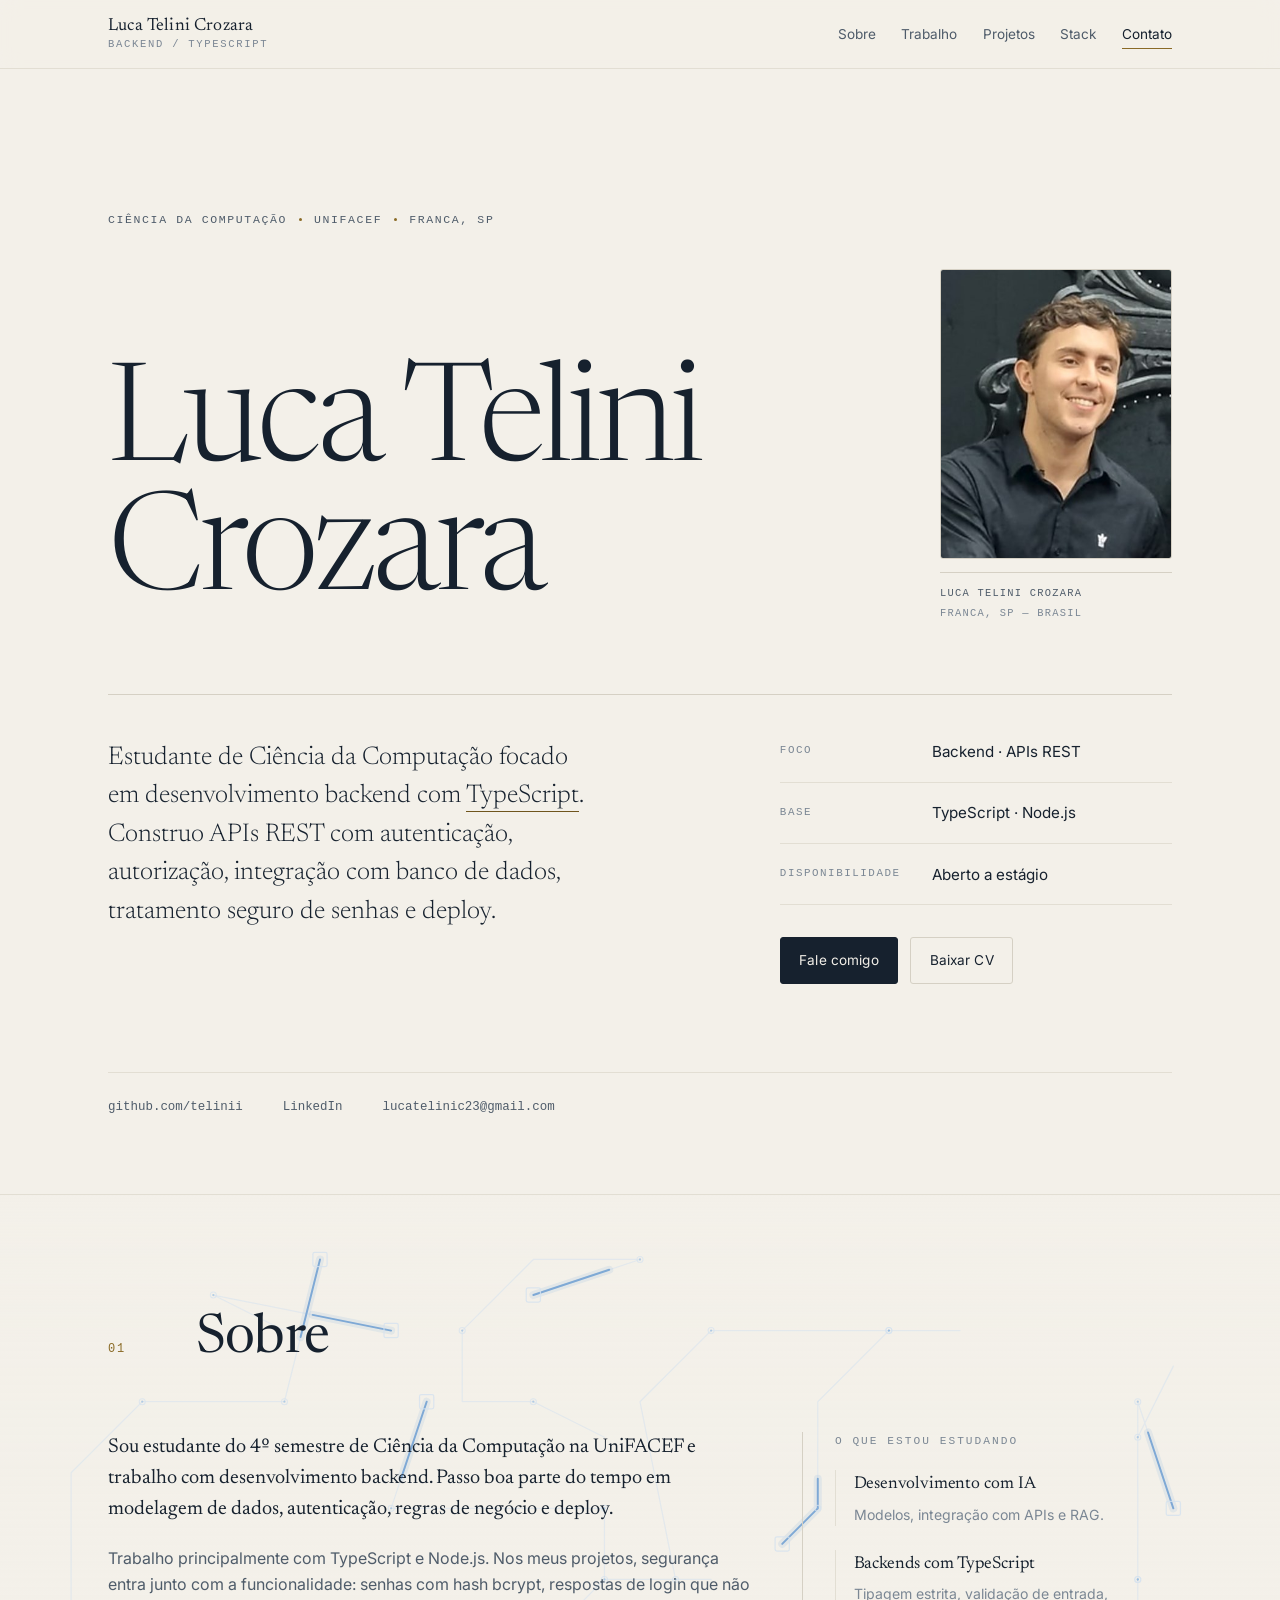
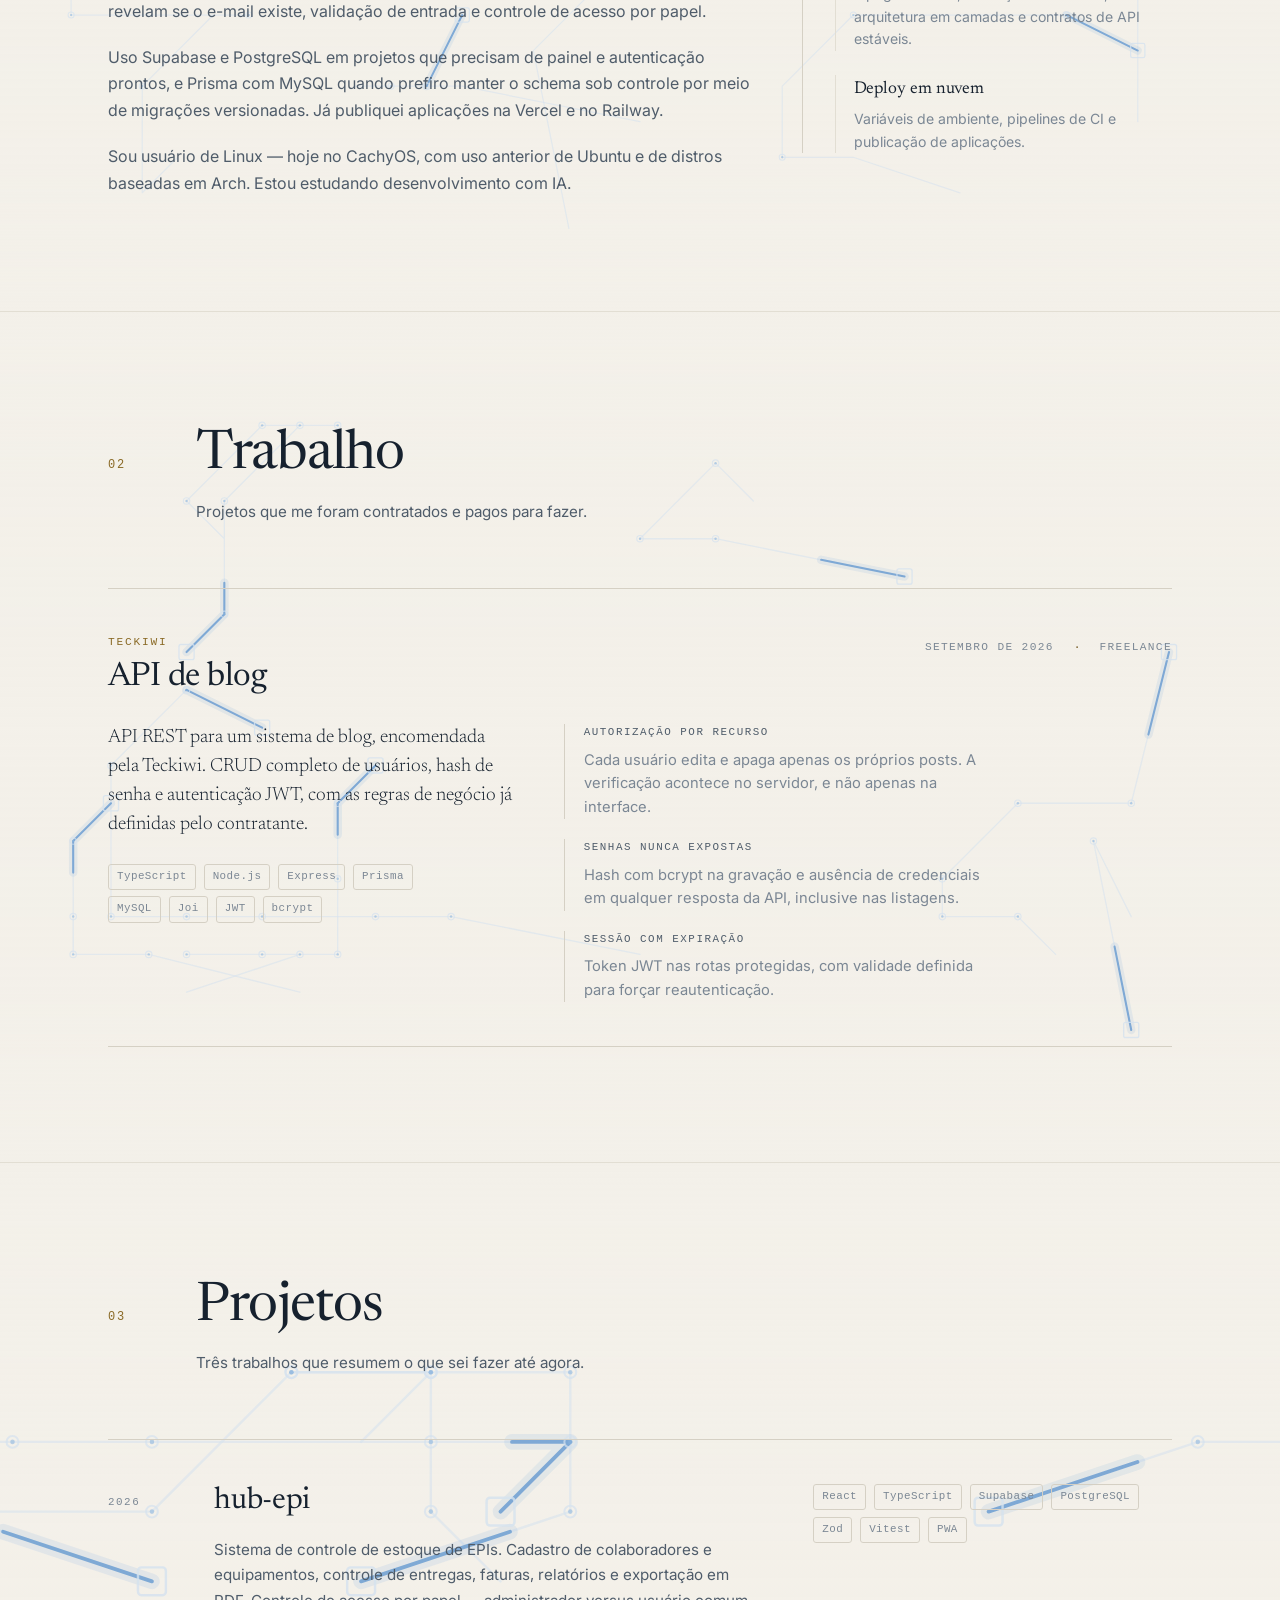
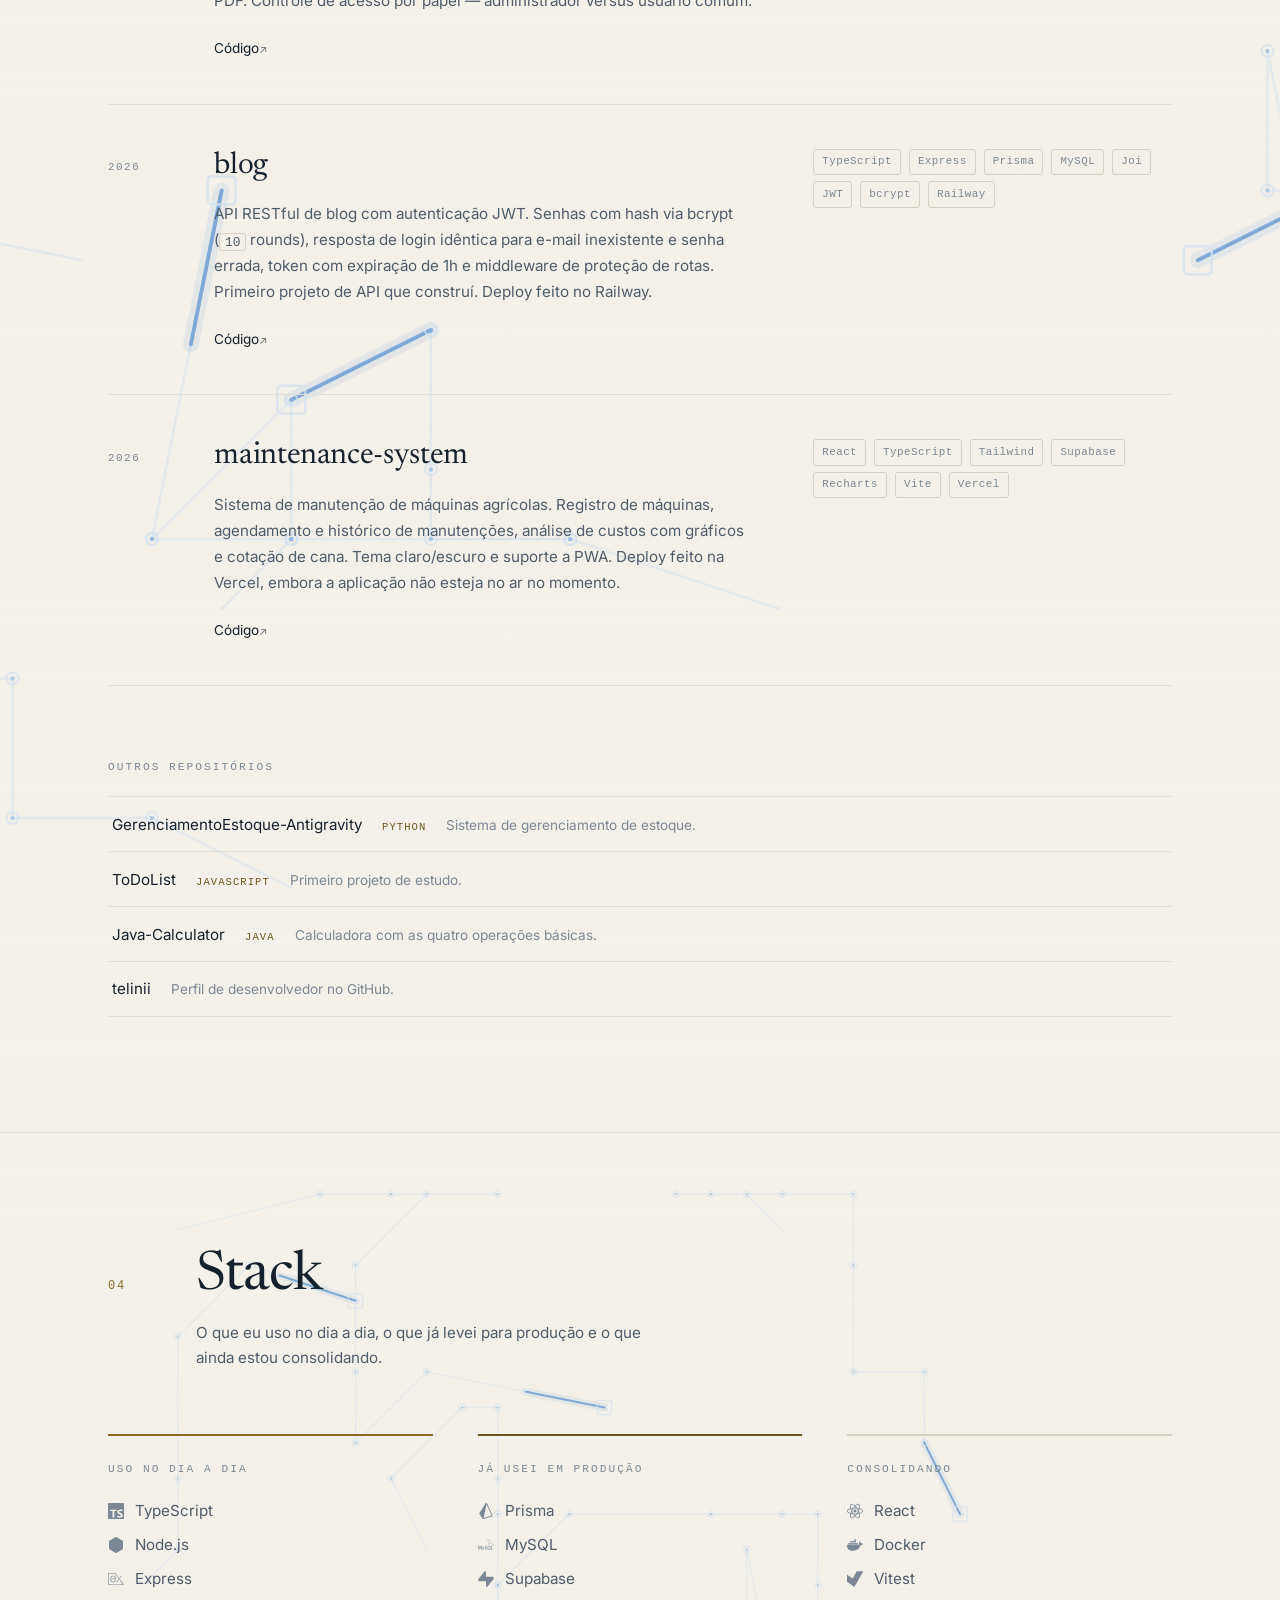
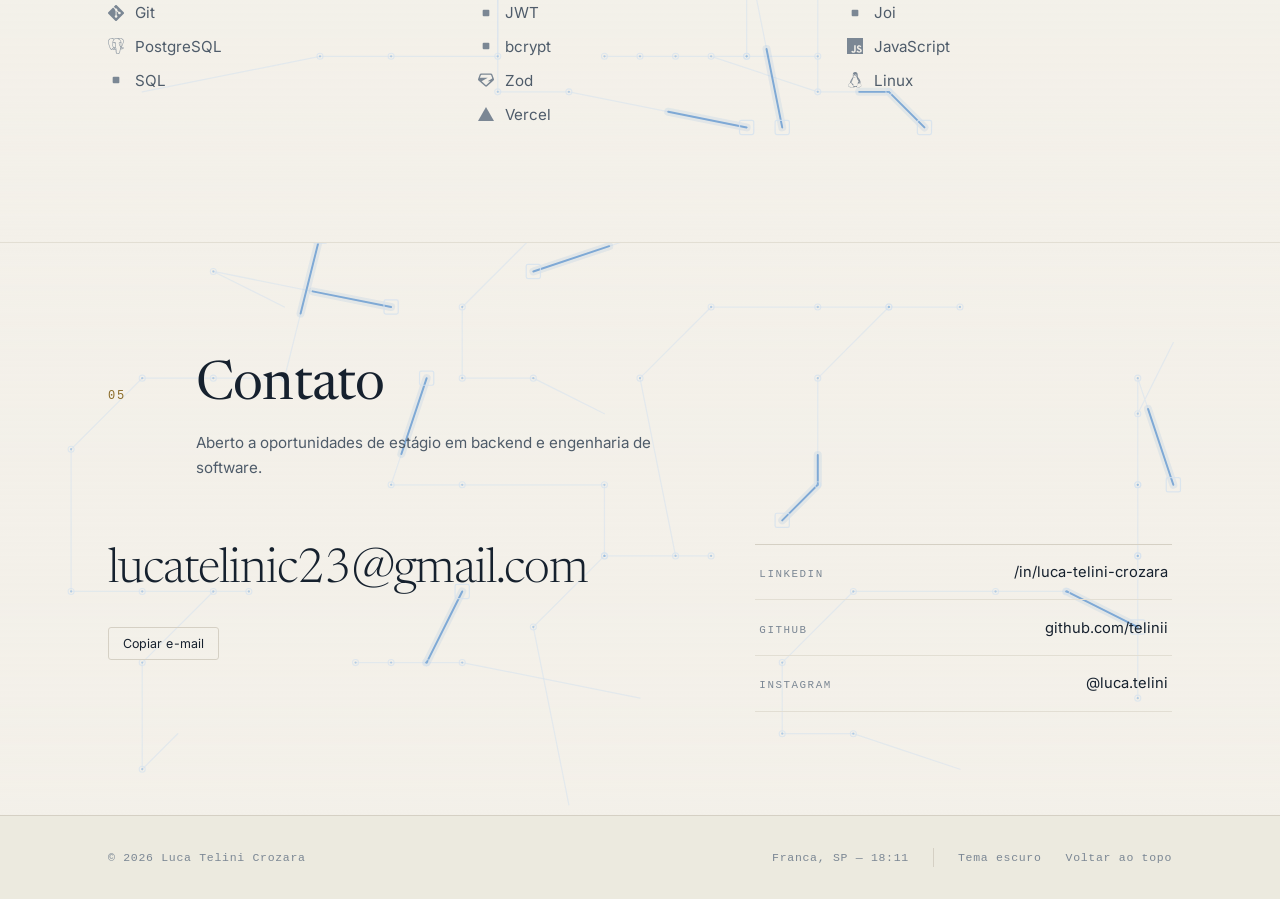
<file: index.html>
<!DOCTYPE html>
<html lang="pt-BR" data-theme="dark">
<head>
<meta charset="UTF-8">
<meta name="viewport" content="width=device-width, initial-scale=1">
<title>Luca Telini Crozara — Desenvolvedor Backend</title>
<meta name="description" content="Portfólio de Luca Telini Crozara, estudante de Ciência da Computação na UniFACEF e desenvolvedor backend com TypeScript e Node.js. APIs REST, autenticação, bancos de dados e deploy.">
<meta name="author" content="Luca Telini Crozara">
<meta name="color-scheme" content="dark light">
<meta name="theme-color" content="#0b1622">

<meta property="og:type" content="website">
<meta property="og:title" content="Luca Telini Crozara — Desenvolvedor Backend">
<meta property="og:description" content="Ciência da Computação · UniFACEF · Desenvolvedor backend com TypeScript e Node.js.">
<meta property="og:url" content="https://telinii.github.io/">
<meta property="og:image" content="https://telinii.github.io/assets/img/og.jpg">
<meta property="og:image:width" content="1200">
<meta property="og:image:height" content="630">
<meta property="og:image:alt" content="Luca Telini Crozara — desenvolvedor backend">
<meta name="twitter:card" content="summary_large_image">
<meta name="twitter:image" content="https://telinii.github.io/assets/img/og.jpg">

<link rel="icon" href="assets/img/favicon.svg" type="image/svg+xml">
<link rel="apple-touch-icon" href="assets/img/portrait-quad.jpg">
<link rel="manifest" href="site.webmanifest">

<link rel="preconnect" href="https://fonts.googleapis.com">
<link rel="preconnect" href="https://fonts.gstatic.com" crossorigin>
<link href="https://fonts.googleapis.com/css2?family=Inter:wght@400;500;600&family=Newsreader:ital,opsz,wght@0,6..72,300;0,6..72,400;1,6..72,300&display=swap" rel="stylesheet">
<link rel="stylesheet" href="assets/css/main.css">
<script>
  /* Evita flash de tema incorreto: aplica o tema salvo antes da primeira pintura. */
  (function () {
    try {
      var t = localStorage.getItem('portfolio-theme');
      if (!t) {
        t = window.matchMedia('(prefers-color-scheme: light)').matches ? 'light' : 'dark';
      }
      document.documentElement.setAttribute('data-theme', t);
    } catch (e) {}
  })();
</script>
</head>
<body>
<a class="skip-link" href="#conteudo">Pular para o conteúdo</a>

<header class="site-header" id="topo">
  <div class="shell header-inner">
    <a class="wordmark" href="#topo">
      <span class="wordmark-name">Luca Telini Crozara</span>
      <span class="wordmark-role">Backend / TypeScript</span>
    </a>

    <button class="nav-toggle" type="button" aria-expanded="false" aria-controls="site-nav">
      <span class="nav-toggle-label">Menu</span>
      <span class="nav-toggle-lines" aria-hidden="true"><i></i><i></i></span>
    </button>

    <nav class="site-nav" id="site-nav" aria-label="Navegação principal">
      <a href="#sobre">Sobre</a>
      <a href="#trabalho">Trabalho</a>
      <a href="#projetos">Projetos</a>
      <a href="#stack">Stack</a>
      <a href="#contato">Contato</a>
    </nav>
  </div>
</header>

<main id="conteudo">

  <!-- ============================ HERO ============================ -->
  <section class="hero">
    <div class="shell">
      <p class="eyebrow reveal">
        <span>Ciência da Computação</span>
        <span class="dot" aria-hidden="true"></span>
        <span>UniFACEF</span>
        <span class="dot" aria-hidden="true"></span>
        <span>Franca, SP</span>
      </p>

      <div class="hero-top">
        <h1 class="display reveal">Luca Telini<br>Crozara</h1>

        <figure class="hero-portrait reveal">
          <img src="assets/img/portrait.jpg" width="378" height="472"
               alt="Retrato de Luca Telini Crozara, sorrindo, de camisa preta"
               fetchpriority="high" decoding="async">
          <figcaption>
            <span>Luca Telini Crozara</span>
            <span>Franca, SP — Brasil</span>
          </figcaption>
        </figure>
      </div>

      <div class="hero-grid">
        <p class="lead reveal">
          Estudante de Ciência da Computação focado em desenvolvimento backend com
          <em>TypeScript</em>. Construo APIs REST com autenticação, autorização,
          integração com banco de dados, tratamento seguro de senhas e deploy.
        </p>

        <div class="hero-meta reveal">
          <dl>
            <div>
              <dt>Foco</dt>
              <dd>Backend · APIs REST</dd>
            </div>
            <div>
              <dt>Base</dt>
              <dd>TypeScript · Node.js</dd>
            </div>
            <div>
              <dt>Disponibilidade</dt>
              <dd>Aberto a estágio</dd>
            </div>
          </dl>

          <div class="hero-actions">
            <a class="btn btn-primary" href="#contato">Fale comigo</a>
            <a class="btn" href="assets/cv/luca-telini-crozara-cv.pdf" download>Baixar CV</a>
          </div>
        </div>
      </div>

      <div class="hero-foot reveal">
        <a href="https://github.com/telinii" target="_blank" rel="noopener noreferrer">github.com/telinii</a>
        <a href="https://www.linkedin.com/in/luca-telini-crozara-19a609315" target="_blank" rel="noopener noreferrer">LinkedIn</a>
        <a href="mailto:lucatelinic23@gmail.com">lucatelinic23@gmail.com</a>
      </div>
    </div>
  </section>

  <!-- ============================ SOBRE ============================ -->
  <section class="section has-bg" id="sobre" data-bg="assets/bg/bg-sobre.jpg">
    <div class="section-bg" aria-hidden="true"></div>
    <div class="circuit" aria-hidden="true"><svg viewBox="0 0 1440 900" preserveAspectRatio="xMidYMid slice" aria-hidden="true" focusable="false">
<g class="pc-trace">
<path d="M 520 520 L 480 600 L 400 600 L 440 600 L 520 600 L 720 640"/>
<path d="M 360 120 L 320 280 L 240 280 L 160 280 L 80 360 L 80 520 L 160 520 L 280 520 L 240 520 L 160 600 L 160 720 L 200 680"/>
<path d="M 1280 560 L 1200 520 L 1120 520 L 960 520 L 880 600 L 880 680 L 960 680 L 1080 720"/>
<path d="M 600 160 L 720 120 L 600 120 L 520 200 L 520 280 L 600 280 L 680 320"/>
<path d="M 480 280 L 440 400 L 520 400 L 680 400 L 680 480 L 760 480 L 800 480 L 680 480 L 600 560 L 640 760"/>
<path d="M 440 200 L 240 160 L 320 200"/>
<path d="M 1320 400 L 1280 280 L 1280 400 L 1280 480 L 1280 640 L 1280 480 L 1280 400 L 1280 320 L 1320 240"/>
<path d="M 880 440 L 920 400 L 920 280 L 1000 200 L 1080 200 L 1000 200 L 920 200 L 800 200 L 720 280 L 760 480"/>
</g>
<g class="pc-glow">
<path d="M 520 520 L 480 600 L 400 600 L 440 600 L 520 600 L 720 640" style="--pd:0.0s"/>
<path d="M 360 120 L 320 280 L 240 280 L 160 280 L 80 360 L 80 520 L 160 520 L 280 520 L 240 520 L 160 600 L 160 720 L 200 680" style="--pd:0.9s"/>
<path d="M 1280 560 L 1200 520 L 1120 520 L 960 520 L 880 600 L 880 680 L 960 680 L 1080 720" style="--pd:1.8s"/>
<path d="M 600 160 L 720 120 L 600 120 L 520 200 L 520 280 L 600 280 L 680 320" style="--pd:2.7s"/>
<path d="M 480 280 L 440 400 L 520 400 L 680 400 L 680 480 L 760 480 L 800 480 L 680 480 L 600 560 L 640 760" style="--pd:3.6s"/>
<path d="M 440 200 L 240 160 L 320 200" style="--pd:4.5s"/>
<path d="M 1320 400 L 1280 280 L 1280 400 L 1280 480 L 1280 640 L 1280 480 L 1280 400 L 1280 320 L 1320 240" style="--pd:5.4s"/>
<path d="M 880 440 L 920 400 L 920 280 L 1000 200 L 1080 200 L 1000 200 L 920 200 L 800 200 L 720 280 L 760 480" style="--pd:6.3s"/>
</g>
<g class="pc-pulse">
<path d="M 520 520 L 480 600 L 400 600 L 440 600 L 520 600 L 720 640" style="--pd:0.0s"/>
<path d="M 360 120 L 320 280 L 240 280 L 160 280 L 80 360 L 80 520 L 160 520 L 280 520 L 240 520 L 160 600 L 160 720 L 200 680" style="--pd:0.9s"/>
<path d="M 1280 560 L 1200 520 L 1120 520 L 960 520 L 880 600 L 880 680 L 960 680 L 1080 720" style="--pd:1.8s"/>
<path d="M 600 160 L 720 120 L 600 120 L 520 200 L 520 280 L 600 280 L 680 320" style="--pd:2.7s"/>
<path d="M 480 280 L 440 400 L 520 400 L 680 400 L 680 480 L 760 480 L 800 480 L 680 480 L 600 560 L 640 760" style="--pd:3.6s"/>
<path d="M 440 200 L 240 160 L 320 200" style="--pd:4.5s"/>
<path d="M 1320 400 L 1280 280 L 1280 400 L 1280 480 L 1280 640 L 1280 480 L 1280 400 L 1280 320 L 1320 240" style="--pd:5.4s"/>
<path d="M 880 440 L 920 400 L 920 280 L 1000 200 L 1080 200 L 1000 200 L 920 200 L 800 200 L 720 280 L 760 480" style="--pd:6.3s"/>
</g>
<g class="pc-pad">
<rect x="512" y="512" width="16" height="16" rx="2"/>
<rect x="352" y="112" width="16" height="16" rx="2"/>
<rect x="1272" y="552" width="16" height="16" rx="2"/>
<rect x="592" y="152" width="16" height="16" rx="2"/>
<rect x="472" y="272" width="16" height="16" rx="2"/>
<rect x="432" y="192" width="16" height="16" rx="2"/>
<rect x="1312" y="392" width="16" height="16" rx="2"/>
<rect x="872" y="432" width="16" height="16" rx="2"/>
</g>
<g class="pc-via">
<circle cx="480" cy="600" r="3.4"/>
<circle class="pc-core" cx="480" cy="600" r="1.3"/>
<circle cx="440" cy="600" r="3.4"/>
<circle class="pc-core" cx="440" cy="600" r="1.3"/>
<circle cx="320" cy="280" r="3.4"/>
<circle class="pc-core" cx="320" cy="280" r="1.3"/>
<circle cx="160" cy="280" r="3.4"/>
<circle class="pc-core" cx="160" cy="280" r="1.3"/>
<circle cx="80" cy="520" r="3.4"/>
<circle class="pc-core" cx="80" cy="520" r="1.3"/>
<circle cx="280" cy="520" r="3.4"/>
<circle class="pc-core" cx="280" cy="520" r="1.3"/>
<circle cx="160" cy="600" r="3.4"/>
<circle class="pc-core" cx="160" cy="600" r="1.3"/>
<circle cx="1200" cy="520" r="3.4"/>
<circle class="pc-core" cx="1200" cy="520" r="1.3"/>
<circle cx="960" cy="520" r="3.4"/>
<circle class="pc-core" cx="960" cy="520" r="1.3"/>
<circle cx="880" cy="680" r="3.4"/>
<circle class="pc-core" cx="880" cy="680" r="1.3"/>
<circle cx="720" cy="120" r="3.4"/>
<circle class="pc-core" cx="720" cy="120" r="1.3"/>
<circle cx="520" cy="200" r="3.4"/>
<circle class="pc-core" cx="520" cy="200" r="1.3"/>
<circle cx="600" cy="280" r="3.4"/>
<circle class="pc-core" cx="600" cy="280" r="1.3"/>
<circle cx="440" cy="400" r="3.4"/>
<circle class="pc-core" cx="440" cy="400" r="1.3"/>
<circle cx="680" cy="400" r="3.4"/>
<circle class="pc-core" cx="680" cy="400" r="1.3"/>
<circle cx="760" cy="480" r="3.4"/>
<circle class="pc-core" cx="760" cy="480" r="1.3"/>
<circle cx="680" cy="480" r="3.4"/>
<circle class="pc-core" cx="680" cy="480" r="1.3"/>
<circle cx="240" cy="160" r="3.4"/>
<circle class="pc-core" cx="240" cy="160" r="1.3"/>
<circle cx="1280" cy="280" r="3.4"/>
<circle class="pc-core" cx="1280" cy="280" r="1.3"/>
<circle cx="1280" cy="480" r="3.4"/>
<circle class="pc-core" cx="1280" cy="480" r="1.3"/>
<circle cx="1280" cy="480" r="3.4"/>
<circle class="pc-core" cx="1280" cy="480" r="1.3"/>
<circle cx="1280" cy="320" r="3.4"/>
<circle class="pc-core" cx="1280" cy="320" r="1.3"/>
<circle cx="920" cy="400" r="3.4"/>
<circle class="pc-core" cx="920" cy="400" r="1.3"/>
<circle cx="1000" cy="200" r="3.4"/>
<circle class="pc-core" cx="1000" cy="200" r="1.3"/>
<circle cx="1000" cy="200" r="3.4"/>
<circle class="pc-core" cx="1000" cy="200" r="1.3"/>
<circle cx="800" cy="200" r="3.4"/>
<circle class="pc-core" cx="800" cy="200" r="1.3"/>
</g>
</svg></div>
    <div class="shell">
      <div class="section-head reveal">
        <span class="section-num">01</span>
        <h2 class="section-title">Sobre</h2>
      </div>

      <div class="about-grid">
        <div class="about-text reveal">
          <p class="p-lead">
            Sou estudante do 4º semestre de Ciência da Computação na UniFACEF e
            trabalho com desenvolvimento backend. Passo boa parte do tempo em
            modelagem de dados, autenticação, regras de negócio e deploy.
          </p>
          <p>
            Trabalho principalmente com TypeScript e Node.js. Nos meus projetos,
            segurança entra junto com a funcionalidade: senhas com hash bcrypt,
            respostas de login que não revelam se o e-mail existe, validação de
            entrada e controle de acesso por papel.
          </p>
          <p>
            Uso Supabase e PostgreSQL em projetos que precisam de painel e
            autenticação prontos, e Prisma com MySQL quando prefiro manter o schema
            sob controle por meio de migrações versionadas. Já publiquei aplicações
            na Vercel e no Railway.
          </p>
          <p>
            Sou usuário de Linux — hoje no CachyOS, com uso anterior de Ubuntu e de
            distros baseadas em Arch. Estou estudando desenvolvimento com IA.
          </p>
        </div>

        <aside class="about-aside reveal">
          <h3 class="minor-title">O que estou estudando</h3>
          <ol class="about-focus">
            <li>
              <h4>Desenvolvimento com IA</h4>
              <p>Modelos, integração com APIs e RAG.</p>
            </li>
            <li>
              <h4>Backends com TypeScript</h4>
              <p>Tipagem estrita, validação de entrada, arquitetura em camadas e
                 contratos de API estáveis.</p>
            </li>
            <li>
              <h4>Deploy em nuvem</h4>
              <p>Variáveis de ambiente, pipelines de CI e publicação de aplicações.</p>
            </li>
          </ol>
        </aside>
      </div>
    </div>
  </section>

  <!-- ============================ TRABALHO ============================ -->
  <section class="section has-bg" id="trabalho" data-bg="assets/bg/bg-trabalho.jpg">
    <div class="section-bg" aria-hidden="true"></div>
    <div class="circuit" aria-hidden="true"><svg viewBox="0 0 1440 900" preserveAspectRatio="xMidYMid slice" aria-hidden="true" focusable="false">
<g class="pc-trace">
<path d="M 1240 760 L 1200 560 L 1240 640"/>
<path d="M 1000 280 L 800 240 L 720 240 L 800 160 L 840 200"/>
<path d="M 160 520 L 120 560 L 120 640 L 120 680 L 200 680 L 360 720"/>
<path d="M 320 440 L 240 400 L 160 480 L 160 640 L 240 640 L 320 640 L 440 640 L 520 640 L 720 680"/>
<path d="M 440 480 L 400 520 L 400 600 L 400 680 L 320 680 L 240 680 L 360 680 L 240 720"/>
<path d="M 240 360 L 280 320 L 280 200 L 360 120 L 400 120 L 320 120 L 240 200 L 280 240"/>
<path d="M 1280 360 L 1240 520 L 1120 520 L 1040 600 L 1040 640 L 1120 640 L 1160 680"/>
</g>
<g class="pc-glow">
<path d="M 1240 760 L 1200 560 L 1240 640" style="--pd:0.0s"/>
<path d="M 1000 280 L 800 240 L 720 240 L 800 160 L 840 200" style="--pd:0.9s"/>
<path d="M 160 520 L 120 560 L 120 640 L 120 680 L 200 680 L 360 720" style="--pd:1.8s"/>
<path d="M 320 440 L 240 400 L 160 480 L 160 640 L 240 640 L 320 640 L 440 640 L 520 640 L 720 680" style="--pd:2.7s"/>
<path d="M 440 480 L 400 520 L 400 600 L 400 680 L 320 680 L 240 680 L 360 680 L 240 720" style="--pd:3.6s"/>
<path d="M 240 360 L 280 320 L 280 200 L 360 120 L 400 120 L 320 120 L 240 200 L 280 240" style="--pd:4.5s"/>
<path d="M 1280 360 L 1240 520 L 1120 520 L 1040 600 L 1040 640 L 1120 640 L 1160 680" style="--pd:5.4s"/>
</g>
<g class="pc-pulse">
<path d="M 1240 760 L 1200 560 L 1240 640" style="--pd:0.0s"/>
<path d="M 1000 280 L 800 240 L 720 240 L 800 160 L 840 200" style="--pd:0.9s"/>
<path d="M 160 520 L 120 560 L 120 640 L 120 680 L 200 680 L 360 720" style="--pd:1.8s"/>
<path d="M 320 440 L 240 400 L 160 480 L 160 640 L 240 640 L 320 640 L 440 640 L 520 640 L 720 680" style="--pd:2.7s"/>
<path d="M 440 480 L 400 520 L 400 600 L 400 680 L 320 680 L 240 680 L 360 680 L 240 720" style="--pd:3.6s"/>
<path d="M 240 360 L 280 320 L 280 200 L 360 120 L 400 120 L 320 120 L 240 200 L 280 240" style="--pd:4.5s"/>
<path d="M 1280 360 L 1240 520 L 1120 520 L 1040 600 L 1040 640 L 1120 640 L 1160 680" style="--pd:5.4s"/>
</g>
<g class="pc-pad">
<rect x="1232" y="752" width="16" height="16" rx="2"/>
<rect x="992" y="272" width="16" height="16" rx="2"/>
<rect x="152" y="512" width="16" height="16" rx="2"/>
<rect x="312" y="432" width="16" height="16" rx="2"/>
<rect x="432" y="472" width="16" height="16" rx="2"/>
<rect x="232" y="352" width="16" height="16" rx="2"/>
<rect x="1272" y="352" width="16" height="16" rx="2"/>
</g>
<g class="pc-via">
<circle cx="1200" cy="560" r="3.4"/>
<circle class="pc-core" cx="1200" cy="560" r="1.3"/>
<circle cx="800" cy="240" r="3.4"/>
<circle class="pc-core" cx="800" cy="240" r="1.3"/>
<circle cx="720" cy="240" r="3.4"/>
<circle class="pc-core" cx="720" cy="240" r="1.3"/>
<circle cx="800" cy="160" r="3.4"/>
<circle class="pc-core" cx="800" cy="160" r="1.3"/>
<circle cx="120" cy="560" r="3.4"/>
<circle class="pc-core" cx="120" cy="560" r="1.3"/>
<circle cx="120" cy="640" r="3.4"/>
<circle class="pc-core" cx="120" cy="640" r="1.3"/>
<circle cx="120" cy="680" r="3.4"/>
<circle class="pc-core" cx="120" cy="680" r="1.3"/>
<circle cx="200" cy="680" r="3.4"/>
<circle class="pc-core" cx="200" cy="680" r="1.3"/>
<circle cx="240" cy="400" r="3.4"/>
<circle class="pc-core" cx="240" cy="400" r="1.3"/>
<circle cx="160" cy="480" r="3.4"/>
<circle class="pc-core" cx="160" cy="480" r="1.3"/>
<circle cx="160" cy="640" r="3.4"/>
<circle class="pc-core" cx="160" cy="640" r="1.3"/>
<circle cx="240" cy="640" r="3.4"/>
<circle class="pc-core" cx="240" cy="640" r="1.3"/>
<circle cx="320" cy="640" r="3.4"/>
<circle class="pc-core" cx="320" cy="640" r="1.3"/>
<circle cx="440" cy="640" r="3.4"/>
<circle class="pc-core" cx="440" cy="640" r="1.3"/>
<circle cx="520" cy="640" r="3.4"/>
<circle class="pc-core" cx="520" cy="640" r="1.3"/>
<circle cx="400" cy="520" r="3.4"/>
<circle class="pc-core" cx="400" cy="520" r="1.3"/>
<circle cx="400" cy="600" r="3.4"/>
<circle class="pc-core" cx="400" cy="600" r="1.3"/>
<circle cx="400" cy="680" r="3.4"/>
<circle class="pc-core" cx="400" cy="680" r="1.3"/>
<circle cx="320" cy="680" r="3.4"/>
<circle class="pc-core" cx="320" cy="680" r="1.3"/>
<circle cx="240" cy="680" r="3.4"/>
<circle class="pc-core" cx="240" cy="680" r="1.3"/>
<circle cx="360" cy="680" r="3.4"/>
<circle class="pc-core" cx="360" cy="680" r="1.3"/>
<circle cx="280" cy="320" r="3.4"/>
<circle class="pc-core" cx="280" cy="320" r="1.3"/>
<circle cx="280" cy="200" r="3.4"/>
<circle class="pc-core" cx="280" cy="200" r="1.3"/>
<circle cx="360" cy="120" r="3.4"/>
<circle class="pc-core" cx="360" cy="120" r="1.3"/>
<circle cx="400" cy="120" r="3.4"/>
<circle class="pc-core" cx="400" cy="120" r="1.3"/>
<circle cx="320" cy="120" r="3.4"/>
<circle class="pc-core" cx="320" cy="120" r="1.3"/>
<circle cx="240" cy="200" r="3.4"/>
<circle class="pc-core" cx="240" cy="200" r="1.3"/>
<circle cx="1240" cy="520" r="3.4"/>
<circle class="pc-core" cx="1240" cy="520" r="1.3"/>
<circle cx="1120" cy="520" r="3.4"/>
<circle class="pc-core" cx="1120" cy="520" r="1.3"/>
<circle cx="1040" cy="600" r="3.4"/>
<circle class="pc-core" cx="1040" cy="600" r="1.3"/>
<circle cx="1040" cy="640" r="3.4"/>
<circle class="pc-core" cx="1040" cy="640" r="1.3"/>
<circle cx="1120" cy="640" r="3.4"/>
<circle class="pc-core" cx="1120" cy="640" r="1.3"/>
</g>
</svg></div>
    <div class="shell">
      <div class="section-head reveal">
        <span class="section-num">02</span>
        <h2 class="section-title">Trabalho</h2>
        <p class="section-note">Projetos que me foram contratados e pagos para fazer.</p>
      </div>

      <article class="role reveal">
        <div class="role-head">
          <div>
            <p class="role-org">Teckiwi</p>
            <h3 class="role-title">API de blog</h3>
          </div>
          <p class="role-meta">
            <span>Setembro de 2026</span>
            <span>Freelance</span>
          </p>
        </div>

        <div class="role-body">
          <div class="role-summary">
            <p>
              API REST para um sistema de blog, encomendada pela Teckiwi. CRUD
              completo de usuários, hash de senha e autenticação JWT, com as regras
              de negócio já definidas pelo contratante.
            </p>
            <ul class="tags" aria-label="Tecnologias">
              <li>TypeScript</li>
              <li>Node.js</li>
              <li>Express</li>
              <li>Prisma</li>
              <li>MySQL</li>
              <li>Joi</li>
              <li>JWT</li>
              <li>bcrypt</li>
            </ul>
          </div>

          <ul class="role-points">
            <li>
              <h4>Autorização por recurso</h4>
              <p>Cada usuário edita e apaga apenas os próprios posts. A verificação
                 acontece no servidor, e não apenas na interface.</p>
            </li>
            <li>
              <h4>Senhas nunca expostas</h4>
              <p>Hash com bcrypt na gravação e ausência de credenciais em qualquer
                 resposta da API, inclusive nas listagens.</p>
            </li>
            <li>
              <h4>Sessão com expiração</h4>
              <p>Token JWT nas rotas protegidas, com validade definida para forçar
                 reautenticação.</p>
            </li>
          </ul>
        </div>
      </article>
    </div>
  </section>

  <!-- ============================ PROJETOS ============================ -->
  <section class="section has-bg" id="projetos" data-bg="assets/bg/bg-projetos.jpg">
    <div class="section-bg" aria-hidden="true"></div>
    <div class="circuit" aria-hidden="true"><svg viewBox="0 0 1440 900" preserveAspectRatio="xMidYMid slice" aria-hidden="true" focusable="false">
<g class="pc-trace">
<path d="M 920 200 L 1040 160 L 1120 160 L 1240 160 L 1240 240 L 1240 360 L 1240 240 L 1240 160 L 1200 200"/>
<path d="M 480 360 L 440 560 L 520 560 L 680 560 L 520 560 L 440 560 L 520 480 L 520 560 L 480 600"/>
<path d="M 520 480 L 600 440 L 600 520 L 600 560 L 680 560 L 800 600"/>
<path d="M 440 240 L 320 200 L 440 200 L 520 120 L 600 120 L 560 160"/>
<path d="M 640 200 L 680 160 L 600 160 L 440 160 L 360 160 L 200 160 L 120 240 L 120 360 L 200 360 L 400 400"/>
<path d="M 320 680 L 280 640 L 360 640 L 360 720 L 440 720 L 520 760"/>
<path d="M 1040 400 L 1120 360 L 1200 360 L 1280 360 L 1160 360 L 1080 360 L 1080 280 L 1120 480"/>
<path d="M 160 680 L 120 720 L 200 720 L 280 720 L 320 640"/>
<path d="M 560 240 L 680 200 L 680 120 L 520 120 L 600 120 L 600 200 L 640 240"/>
</g>
<g class="pc-glow">
<path d="M 920 200 L 1040 160 L 1120 160 L 1240 160 L 1240 240 L 1240 360 L 1240 240 L 1240 160 L 1200 200" style="--pd:0.0s"/>
<path d="M 480 360 L 440 560 L 520 560 L 680 560 L 520 560 L 440 560 L 520 480 L 520 560 L 480 600" style="--pd:0.9s"/>
<path d="M 520 480 L 600 440 L 600 520 L 600 560 L 680 560 L 800 600" style="--pd:1.8s"/>
<path d="M 440 240 L 320 200 L 440 200 L 520 120 L 600 120 L 560 160" style="--pd:2.7s"/>
<path d="M 640 200 L 680 160 L 600 160 L 440 160 L 360 160 L 200 160 L 120 240 L 120 360 L 200 360 L 400 400" style="--pd:3.6s"/>
<path d="M 320 680 L 280 640 L 360 640 L 360 720 L 440 720 L 520 760" style="--pd:4.5s"/>
<path d="M 1040 400 L 1120 360 L 1200 360 L 1280 360 L 1160 360 L 1080 360 L 1080 280 L 1120 480" style="--pd:5.4s"/>
<path d="M 160 680 L 120 720 L 200 720 L 280 720 L 320 640" style="--pd:6.3s"/>
<path d="M 560 240 L 680 200 L 680 120 L 520 120 L 600 120 L 600 200 L 640 240" style="--pd:7.2s"/>
</g>
<g class="pc-pulse">
<path d="M 920 200 L 1040 160 L 1120 160 L 1240 160 L 1240 240 L 1240 360 L 1240 240 L 1240 160 L 1200 200" style="--pd:0.0s"/>
<path d="M 480 360 L 440 560 L 520 560 L 680 560 L 520 560 L 440 560 L 520 480 L 520 560 L 480 600" style="--pd:0.9s"/>
<path d="M 520 480 L 600 440 L 600 520 L 600 560 L 680 560 L 800 600" style="--pd:1.8s"/>
<path d="M 440 240 L 320 200 L 440 200 L 520 120 L 600 120 L 560 160" style="--pd:2.7s"/>
<path d="M 640 200 L 680 160 L 600 160 L 440 160 L 360 160 L 200 160 L 120 240 L 120 360 L 200 360 L 400 400" style="--pd:3.6s"/>
<path d="M 320 680 L 280 640 L 360 640 L 360 720 L 440 720 L 520 760" style="--pd:4.5s"/>
<path d="M 1040 400 L 1120 360 L 1200 360 L 1280 360 L 1160 360 L 1080 360 L 1080 280 L 1120 480" style="--pd:5.4s"/>
<path d="M 160 680 L 120 720 L 200 720 L 280 720 L 320 640" style="--pd:6.3s"/>
<path d="M 560 240 L 680 200 L 680 120 L 520 120 L 600 120 L 600 200 L 640 240" style="--pd:7.2s"/>
</g>
<g class="pc-pad">
<rect x="912" y="192" width="16" height="16" rx="2"/>
<rect x="472" y="352" width="16" height="16" rx="2"/>
<rect x="512" y="472" width="16" height="16" rx="2"/>
<rect x="432" y="232" width="16" height="16" rx="2"/>
<rect x="632" y="192" width="16" height="16" rx="2"/>
<rect x="312" y="672" width="16" height="16" rx="2"/>
<rect x="1032" y="392" width="16" height="16" rx="2"/>
<rect x="152" y="672" width="16" height="16" rx="2"/>
<rect x="552" y="232" width="16" height="16" rx="2"/>
</g>
<g class="pc-via">
<circle cx="1040" cy="160" r="3.4"/>
<circle class="pc-core" cx="1040" cy="160" r="1.3"/>
<circle cx="1120" cy="160" r="3.4"/>
<circle class="pc-core" cx="1120" cy="160" r="1.3"/>
<circle cx="1240" cy="160" r="3.4"/>
<circle class="pc-core" cx="1240" cy="160" r="1.3"/>
<circle cx="1240" cy="240" r="3.4"/>
<circle class="pc-core" cx="1240" cy="240" r="1.3"/>
<circle cx="1240" cy="360" r="3.4"/>
<circle class="pc-core" cx="1240" cy="360" r="1.3"/>
<circle cx="1240" cy="240" r="3.4"/>
<circle class="pc-core" cx="1240" cy="240" r="1.3"/>
<circle cx="1240" cy="160" r="3.4"/>
<circle class="pc-core" cx="1240" cy="160" r="1.3"/>
<circle cx="440" cy="560" r="3.4"/>
<circle class="pc-core" cx="440" cy="560" r="1.3"/>
<circle cx="520" cy="560" r="3.4"/>
<circle class="pc-core" cx="520" cy="560" r="1.3"/>
<circle cx="680" cy="560" r="3.4"/>
<circle class="pc-core" cx="680" cy="560" r="1.3"/>
<circle cx="520" cy="560" r="3.4"/>
<circle class="pc-core" cx="520" cy="560" r="1.3"/>
<circle cx="440" cy="560" r="3.4"/>
<circle class="pc-core" cx="440" cy="560" r="1.3"/>
<circle cx="520" cy="480" r="3.4"/>
<circle class="pc-core" cx="520" cy="480" r="1.3"/>
<circle cx="520" cy="560" r="3.4"/>
<circle class="pc-core" cx="520" cy="560" r="1.3"/>
<circle cx="600" cy="440" r="3.4"/>
<circle class="pc-core" cx="600" cy="440" r="1.3"/>
<circle cx="600" cy="520" r="3.4"/>
<circle class="pc-core" cx="600" cy="520" r="1.3"/>
<circle cx="600" cy="560" r="3.4"/>
<circle class="pc-core" cx="600" cy="560" r="1.3"/>
<circle cx="680" cy="560" r="3.4"/>
<circle class="pc-core" cx="680" cy="560" r="1.3"/>
<circle cx="320" cy="200" r="3.4"/>
<circle class="pc-core" cx="320" cy="200" r="1.3"/>
<circle cx="440" cy="200" r="3.4"/>
<circle class="pc-core" cx="440" cy="200" r="1.3"/>
<circle cx="520" cy="120" r="3.4"/>
<circle class="pc-core" cx="520" cy="120" r="1.3"/>
<circle cx="600" cy="120" r="3.4"/>
<circle class="pc-core" cx="600" cy="120" r="1.3"/>
<circle cx="680" cy="160" r="3.4"/>
<circle class="pc-core" cx="680" cy="160" r="1.3"/>
<circle cx="600" cy="160" r="3.4"/>
<circle class="pc-core" cx="600" cy="160" r="1.3"/>
<circle cx="440" cy="160" r="3.4"/>
<circle class="pc-core" cx="440" cy="160" r="1.3"/>
<circle cx="360" cy="160" r="3.4"/>
<circle class="pc-core" cx="360" cy="160" r="1.3"/>
<circle cx="200" cy="160" r="3.4"/>
<circle class="pc-core" cx="200" cy="160" r="1.3"/>
<circle cx="120" cy="240" r="3.4"/>
<circle class="pc-core" cx="120" cy="240" r="1.3"/>
<circle cx="120" cy="360" r="3.4"/>
<circle class="pc-core" cx="120" cy="360" r="1.3"/>
<circle cx="200" cy="360" r="3.4"/>
<circle class="pc-core" cx="200" cy="360" r="1.3"/>
<circle cx="280" cy="640" r="3.4"/>
<circle class="pc-core" cx="280" cy="640" r="1.3"/>
<circle cx="360" cy="640" r="3.4"/>
<circle class="pc-core" cx="360" cy="640" r="1.3"/>
<circle cx="360" cy="720" r="3.4"/>
<circle class="pc-core" cx="360" cy="720" r="1.3"/>
<circle cx="440" cy="720" r="3.4"/>
<circle class="pc-core" cx="440" cy="720" r="1.3"/>
<circle cx="1120" cy="360" r="3.4"/>
<circle class="pc-core" cx="1120" cy="360" r="1.3"/>
<circle cx="1200" cy="360" r="3.4"/>
<circle class="pc-core" cx="1200" cy="360" r="1.3"/>
<circle cx="1280" cy="360" r="3.4"/>
<circle class="pc-core" cx="1280" cy="360" r="1.3"/>
<circle cx="1160" cy="360" r="3.4"/>
<circle class="pc-core" cx="1160" cy="360" r="1.3"/>
<circle cx="1080" cy="360" r="3.4"/>
<circle class="pc-core" cx="1080" cy="360" r="1.3"/>
<circle cx="1080" cy="280" r="3.4"/>
<circle class="pc-core" cx="1080" cy="280" r="1.3"/>
<circle cx="120" cy="720" r="3.4"/>
<circle class="pc-core" cx="120" cy="720" r="1.3"/>
<circle cx="200" cy="720" r="3.4"/>
<circle class="pc-core" cx="200" cy="720" r="1.3"/>
<circle cx="280" cy="720" r="3.4"/>
<circle class="pc-core" cx="280" cy="720" r="1.3"/>
<circle cx="680" cy="200" r="3.4"/>
<circle class="pc-core" cx="680" cy="200" r="1.3"/>
<circle cx="680" cy="120" r="3.4"/>
<circle class="pc-core" cx="680" cy="120" r="1.3"/>
<circle cx="520" cy="120" r="3.4"/>
<circle class="pc-core" cx="520" cy="120" r="1.3"/>
<circle cx="600" cy="120" r="3.4"/>
<circle class="pc-core" cx="600" cy="120" r="1.3"/>
<circle cx="600" cy="200" r="3.4"/>
<circle class="pc-core" cx="600" cy="200" r="1.3"/>
</g>
</svg></div>
    <div class="shell">
      <div class="section-head reveal">
        <span class="section-num">03</span>
        <h2 class="section-title">Projetos</h2>
        <p class="section-note">Três trabalhos que resumem o que sei fazer até agora.</p>
      </div>

      <div class="projects">

        <article class="project reveal">
          <span class="project-year">2026</span>
          <h3 class="project-title">
            <a href="https://github.com/telinii/hub-epi" target="_blank" rel="noopener noreferrer">hub-epi</a>
          </h3>
          <p class="project-desc">
            Sistema de controle de estoque de EPIs. Cadastro de colaboradores e
            equipamentos, controle de entregas, faturas, relatórios e exportação em PDF.
            Controle de acesso por papel — administrador versus usuário comum.
          </p>
          <ul class="tags" aria-label="Tecnologias">
            <li>React</li><li>TypeScript</li><li>Supabase</li><li>PostgreSQL</li>
            <li>Zod</li><li>Vitest</li><li>PWA</li>
          </ul>
          <div class="project-links">
            <a href="https://github.com/telinii/hub-epi" target="_blank" rel="noopener noreferrer">Código</a>
          </div>
        </article>

        <article class="project reveal">
          <span class="project-year">2026</span>
          <h3 class="project-title">
            <a href="https://github.com/telinii/blog" target="_blank" rel="noopener noreferrer">blog</a>
          </h3>
          <p class="project-desc">
            API RESTful de blog com autenticação JWT. Senhas com hash via bcrypt
            (<code>10</code> rounds), resposta de login idêntica para e-mail inexistente e
            senha errada, token com expiração de 1h e middleware de proteção de rotas.
            Primeiro projeto de API que construí. Deploy feito no Railway.
          </p>
          <ul class="tags" aria-label="Tecnologias">
            <li>TypeScript</li><li>Express</li><li>Prisma</li><li>MySQL</li>
            <li>Joi</li><li>JWT</li><li>bcrypt</li><li>Railway</li>
          </ul>
          <div class="project-links">
            <a href="https://github.com/telinii/blog" target="_blank" rel="noopener noreferrer">Código</a>
          </div>
        </article>

        <article class="project reveal">
          <span class="project-year">2026</span>
          <h3 class="project-title">
            <a href="https://github.com/telinii/maintenance-system" target="_blank" rel="noopener noreferrer">maintenance-system</a>
          </h3>
          <p class="project-desc">
            Sistema de manutenção de máquinas agrícolas. Registro de máquinas, agendamento
            e histórico de manutenções, análise de custos com gráficos e cotação de cana.
            Tema claro/escuro e suporte a PWA. Deploy feito na Vercel, embora a aplicação
            não esteja no ar no momento.
          </p>
          <ul class="tags" aria-label="Tecnologias">
            <li>React</li><li>TypeScript</li><li>Tailwind</li><li>Supabase</li>
            <li>Recharts</li><li>Vite</li><li>Vercel</li>
          </ul>
          <div class="project-links">
            <a href="https://github.com/telinii/maintenance-system" target="_blank" rel="noopener noreferrer">Código</a>
          </div>
        </article>

      </div>

      <div class="other-work reveal">
        <h3 class="minor-title">Outros repositórios</h3>
        <ul class="repo-list">
          <li>
            <a href="https://github.com/telinii/GerenciamentoEstoque-Antigravity" target="_blank" rel="noopener noreferrer">GerenciamentoEstoque-Antigravity</a>
            <span class="repo-lang" data-lang="Python">Python</span>
            <span class="repo-desc">Sistema de gerenciamento de estoque.</span>
          </li>
          <li>
            <a href="https://github.com/telinii/ToDoList" target="_blank" rel="noopener noreferrer">ToDoList</a>
            <span class="repo-lang" data-lang="JavaScript">JavaScript</span>
            <span class="repo-desc">Primeiro projeto de estudo.</span>
          </li>
          <li>
            <a href="https://github.com/telinii/Java-Calculator" target="_blank" rel="noopener noreferrer">Java-Calculator</a>
            <span class="repo-lang" data-lang="Java">Java</span>
            <span class="repo-desc">Calculadora com as quatro operações básicas.</span>
          </li>
          <li>
            <a href="https://github.com/telinii/telinii" target="_blank" rel="noopener noreferrer">telinii</a>
            <span class="repo-desc">Perfil de desenvolvedor no GitHub.</span>
          </li>
        </ul>
      </div>
    </div>
  </section>

  <!-- ============================ STACK ============================ -->
  <section class="section has-bg" id="stack" data-bg="assets/bg/bg-stack.jpg">
    <div class="section-bg" aria-hidden="true"></div>
    <div class="circuit" aria-hidden="true"><svg viewBox="0 0 1440 900" preserveAspectRatio="xMidYMid slice" aria-hidden="true" focusable="false">
<g class="pc-trace">
<path d="M 880 720 L 840 520 L 840 640 L 920 640 L 840 640 L 760 640 L 680 640 L 720 640 L 800 640 L 920 680"/>
<path d="M 400 240 L 280 200 L 200 280 L 200 440 L 200 520 L 160 560"/>
<path d="M 1080 480 L 1040 400 L 1040 320 L 960 320 L 960 200 L 960 120 L 880 120 L 800 120 L 760 120 L 840 120 L 880 160"/>
<path d="M 1040 720 L 1000 680 L 920 680 L 920 560 L 920 480 L 880 480 L 800 480 L 640 480 L 560 560 L 560 640 L 440 640 L 360 640 L 160 680"/>
<path d="M 680 360 L 480 320 L 400 400 L 400 320 L 400 200 L 480 120 L 560 120 L 440 120 L 360 120 L 200 160"/>
<path d="M 840 720 L 640 680 L 560 680 L 560 560 L 560 480 L 560 440 L 560 360 L 520 360 L 440 440 L 480 520"/>
</g>
<g class="pc-glow">
<path d="M 880 720 L 840 520 L 840 640 L 920 640 L 840 640 L 760 640 L 680 640 L 720 640 L 800 640 L 920 680" style="--pd:0.0s"/>
<path d="M 400 240 L 280 200 L 200 280 L 200 440 L 200 520 L 160 560" style="--pd:0.9s"/>
<path d="M 1080 480 L 1040 400 L 1040 320 L 960 320 L 960 200 L 960 120 L 880 120 L 800 120 L 760 120 L 840 120 L 880 160" style="--pd:1.8s"/>
<path d="M 1040 720 L 1000 680 L 920 680 L 920 560 L 920 480 L 880 480 L 800 480 L 640 480 L 560 560 L 560 640 L 440 640 L 360 640 L 160 680" style="--pd:2.7s"/>
<path d="M 680 360 L 480 320 L 400 400 L 400 320 L 400 200 L 480 120 L 560 120 L 440 120 L 360 120 L 200 160" style="--pd:3.6s"/>
<path d="M 840 720 L 640 680 L 560 680 L 560 560 L 560 480 L 560 440 L 560 360 L 520 360 L 440 440 L 480 520" style="--pd:4.5s"/>
</g>
<g class="pc-pulse">
<path d="M 880 720 L 840 520 L 840 640 L 920 640 L 840 640 L 760 640 L 680 640 L 720 640 L 800 640 L 920 680" style="--pd:0.0s"/>
<path d="M 400 240 L 280 200 L 200 280 L 200 440 L 200 520 L 160 560" style="--pd:0.9s"/>
<path d="M 1080 480 L 1040 400 L 1040 320 L 960 320 L 960 200 L 960 120 L 880 120 L 800 120 L 760 120 L 840 120 L 880 160" style="--pd:1.8s"/>
<path d="M 1040 720 L 1000 680 L 920 680 L 920 560 L 920 480 L 880 480 L 800 480 L 640 480 L 560 560 L 560 640 L 440 640 L 360 640 L 160 680" style="--pd:2.7s"/>
<path d="M 680 360 L 480 320 L 400 400 L 400 320 L 400 200 L 480 120 L 560 120 L 440 120 L 360 120 L 200 160" style="--pd:3.6s"/>
<path d="M 840 720 L 640 680 L 560 680 L 560 560 L 560 480 L 560 440 L 560 360 L 520 360 L 440 440 L 480 520" style="--pd:4.5s"/>
</g>
<g class="pc-pad">
<rect x="872" y="712" width="16" height="16" rx="2"/>
<rect x="392" y="232" width="16" height="16" rx="2"/>
<rect x="1072" y="472" width="16" height="16" rx="2"/>
<rect x="1032" y="712" width="16" height="16" rx="2"/>
<rect x="672" y="352" width="16" height="16" rx="2"/>
<rect x="832" y="712" width="16" height="16" rx="2"/>
</g>
<g class="pc-via">
<circle cx="840" cy="520" r="3.4"/>
<circle class="pc-core" cx="840" cy="520" r="1.3"/>
<circle cx="840" cy="640" r="3.4"/>
<circle class="pc-core" cx="840" cy="640" r="1.3"/>
<circle cx="920" cy="640" r="3.4"/>
<circle class="pc-core" cx="920" cy="640" r="1.3"/>
<circle cx="840" cy="640" r="3.4"/>
<circle class="pc-core" cx="840" cy="640" r="1.3"/>
<circle cx="760" cy="640" r="3.4"/>
<circle class="pc-core" cx="760" cy="640" r="1.3"/>
<circle cx="680" cy="640" r="3.4"/>
<circle class="pc-core" cx="680" cy="640" r="1.3"/>
<circle cx="720" cy="640" r="3.4"/>
<circle class="pc-core" cx="720" cy="640" r="1.3"/>
<circle cx="800" cy="640" r="3.4"/>
<circle class="pc-core" cx="800" cy="640" r="1.3"/>
<circle cx="280" cy="200" r="3.4"/>
<circle class="pc-core" cx="280" cy="200" r="1.3"/>
<circle cx="200" cy="280" r="3.4"/>
<circle class="pc-core" cx="200" cy="280" r="1.3"/>
<circle cx="200" cy="440" r="3.4"/>
<circle class="pc-core" cx="200" cy="440" r="1.3"/>
<circle cx="200" cy="520" r="3.4"/>
<circle class="pc-core" cx="200" cy="520" r="1.3"/>
<circle cx="1040" cy="400" r="3.4"/>
<circle class="pc-core" cx="1040" cy="400" r="1.3"/>
<circle cx="1040" cy="320" r="3.4"/>
<circle class="pc-core" cx="1040" cy="320" r="1.3"/>
<circle cx="960" cy="320" r="3.4"/>
<circle class="pc-core" cx="960" cy="320" r="1.3"/>
<circle cx="960" cy="200" r="3.4"/>
<circle class="pc-core" cx="960" cy="200" r="1.3"/>
<circle cx="960" cy="120" r="3.4"/>
<circle class="pc-core" cx="960" cy="120" r="1.3"/>
<circle cx="880" cy="120" r="3.4"/>
<circle class="pc-core" cx="880" cy="120" r="1.3"/>
<circle cx="800" cy="120" r="3.4"/>
<circle class="pc-core" cx="800" cy="120" r="1.3"/>
<circle cx="760" cy="120" r="3.4"/>
<circle class="pc-core" cx="760" cy="120" r="1.3"/>
<circle cx="840" cy="120" r="3.4"/>
<circle class="pc-core" cx="840" cy="120" r="1.3"/>
<circle cx="1000" cy="680" r="3.4"/>
<circle class="pc-core" cx="1000" cy="680" r="1.3"/>
<circle cx="920" cy="680" r="3.4"/>
<circle class="pc-core" cx="920" cy="680" r="1.3"/>
<circle cx="920" cy="560" r="3.4"/>
<circle class="pc-core" cx="920" cy="560" r="1.3"/>
<circle cx="920" cy="480" r="3.4"/>
<circle class="pc-core" cx="920" cy="480" r="1.3"/>
<circle cx="880" cy="480" r="3.4"/>
<circle class="pc-core" cx="880" cy="480" r="1.3"/>
<circle cx="800" cy="480" r="3.4"/>
<circle class="pc-core" cx="800" cy="480" r="1.3"/>
<circle cx="640" cy="480" r="3.4"/>
<circle class="pc-core" cx="640" cy="480" r="1.3"/>
<circle cx="560" cy="560" r="3.4"/>
<circle class="pc-core" cx="560" cy="560" r="1.3"/>
<circle cx="560" cy="640" r="3.4"/>
<circle class="pc-core" cx="560" cy="640" r="1.3"/>
<circle cx="440" cy="640" r="3.4"/>
<circle class="pc-core" cx="440" cy="640" r="1.3"/>
<circle cx="360" cy="640" r="3.4"/>
<circle class="pc-core" cx="360" cy="640" r="1.3"/>
<circle cx="480" cy="320" r="3.4"/>
<circle class="pc-core" cx="480" cy="320" r="1.3"/>
<circle cx="400" cy="400" r="3.4"/>
<circle class="pc-core" cx="400" cy="400" r="1.3"/>
<circle cx="400" cy="320" r="3.4"/>
<circle class="pc-core" cx="400" cy="320" r="1.3"/>
<circle cx="400" cy="200" r="3.4"/>
<circle class="pc-core" cx="400" cy="200" r="1.3"/>
<circle cx="480" cy="120" r="3.4"/>
<circle class="pc-core" cx="480" cy="120" r="1.3"/>
<circle cx="560" cy="120" r="3.4"/>
<circle class="pc-core" cx="560" cy="120" r="1.3"/>
<circle cx="440" cy="120" r="3.4"/>
<circle class="pc-core" cx="440" cy="120" r="1.3"/>
<circle cx="360" cy="120" r="3.4"/>
<circle class="pc-core" cx="360" cy="120" r="1.3"/>
<circle cx="640" cy="680" r="3.4"/>
<circle class="pc-core" cx="640" cy="680" r="1.3"/>
<circle cx="560" cy="680" r="3.4"/>
<circle class="pc-core" cx="560" cy="680" r="1.3"/>
<circle cx="560" cy="560" r="3.4"/>
<circle class="pc-core" cx="560" cy="560" r="1.3"/>
<circle cx="560" cy="480" r="3.4"/>
<circle class="pc-core" cx="560" cy="480" r="1.3"/>
<circle cx="560" cy="440" r="3.4"/>
<circle class="pc-core" cx="560" cy="440" r="1.3"/>
<circle cx="560" cy="360" r="3.4"/>
<circle class="pc-core" cx="560" cy="360" r="1.3"/>
<circle cx="520" cy="360" r="3.4"/>
<circle class="pc-core" cx="520" cy="360" r="1.3"/>
<circle cx="440" cy="440" r="3.4"/>
<circle class="pc-core" cx="440" cy="440" r="1.3"/>
</g>
</svg></div>
    <div class="shell">
      <div class="section-head reveal">
        <span class="section-num">04</span>
        <h2 class="section-title">Stack</h2>
        <p class="section-note">
          O que eu uso no dia a dia, o que já levei para produção e o que ainda estou
          consolidando.
        </p>
      </div>

      <div class="stack-grid">
        <div class="stack-group reveal">
          <h3 class="minor-title">Uso no dia a dia</h3>
          <ul class="plain-list">
            <li><span class="ti ti--ts" aria-hidden="true"></span>TypeScript</li>
            <li><span class="ti ti--node" aria-hidden="true"></span>Node.js</li>
            <li><span class="ti ti--express" aria-hidden="true"></span>Express</li>
            <li><span class="ti ti--git" aria-hidden="true"></span>Git</li>
            <li><span class="ti ti--postgres" aria-hidden="true"></span>PostgreSQL</li>
            <li><span class="ti ti--padrao" aria-hidden="true"></span>SQL</li>
          </ul>
        </div>

        <div class="stack-group reveal">
          <h3 class="minor-title">Já usei em produção</h3>
          <ul class="plain-list">
            <li><span class="ti ti--prisma" aria-hidden="true"></span>Prisma</li>
            <li><span class="ti ti--mysql" aria-hidden="true"></span>MySQL</li>
            <li><span class="ti ti--supabase" aria-hidden="true"></span>Supabase</li>
            <li><span class="ti ti--padrao" aria-hidden="true"></span>JWT</li>
            <li><span class="ti ti--padrao" aria-hidden="true"></span>bcrypt</li>
            <li><span class="ti ti--zod" aria-hidden="true"></span>Zod</li>
            <li><span class="ti ti--vercel" aria-hidden="true"></span>Vercel</li>
          </ul>
        </div>

        <div class="stack-group reveal">
          <h3 class="minor-title">Consolidando</h3>
          <ul class="plain-list">
            <li><span class="ti ti--react" aria-hidden="true"></span>React</li>
            <li><span class="ti ti--docker" aria-hidden="true"></span>Docker</li>
            <li><span class="ti ti--vitest" aria-hidden="true"></span>Vitest</li>
            <li><span class="ti ti--padrao" aria-hidden="true"></span>Joi</li>
            <li><span class="ti ti--js" aria-hidden="true"></span>JavaScript</li>
            <li><span class="ti ti--linux" aria-hidden="true"></span>Linux</li>
          </ul>
        </div>
      </div>
    </div>
  </section>

  <!-- =========================== CONTATO =========================== -->
  <section class="section section-contact has-bg" id="contato" data-bg="assets/bg/bg-contato.jpg">
    <div class="section-bg" aria-hidden="true"></div>
    <div class="circuit" aria-hidden="true"><svg viewBox="0 0 1440 900" preserveAspectRatio="xMidYMid slice" aria-hidden="true" focusable="false">
<g class="pc-trace">
<path d="M 520 520 L 480 600 L 400 600 L 440 600 L 520 600 L 720 640"/>
<path d="M 360 120 L 320 280 L 240 280 L 160 280 L 80 360 L 80 520 L 160 520 L 280 520 L 240 520 L 160 600 L 160 720 L 200 680"/>
<path d="M 1280 560 L 1200 520 L 1120 520 L 960 520 L 880 600 L 880 680 L 960 680 L 1080 720"/>
<path d="M 600 160 L 720 120 L 600 120 L 520 200 L 520 280 L 600 280 L 680 320"/>
<path d="M 480 280 L 440 400 L 520 400 L 680 400 L 680 480 L 760 480 L 800 480 L 680 480 L 600 560 L 640 760"/>
<path d="M 440 200 L 240 160 L 320 200"/>
<path d="M 1320 400 L 1280 280 L 1280 400 L 1280 480 L 1280 640 L 1280 480 L 1280 400 L 1280 320 L 1320 240"/>
<path d="M 880 440 L 920 400 L 920 280 L 1000 200 L 1080 200 L 1000 200 L 920 200 L 800 200 L 720 280 L 760 480"/>
</g>
<g class="pc-glow">
<path d="M 520 520 L 480 600 L 400 600 L 440 600 L 520 600 L 720 640" style="--pd:0.0s"/>
<path d="M 360 120 L 320 280 L 240 280 L 160 280 L 80 360 L 80 520 L 160 520 L 280 520 L 240 520 L 160 600 L 160 720 L 200 680" style="--pd:0.9s"/>
<path d="M 1280 560 L 1200 520 L 1120 520 L 960 520 L 880 600 L 880 680 L 960 680 L 1080 720" style="--pd:1.8s"/>
<path d="M 600 160 L 720 120 L 600 120 L 520 200 L 520 280 L 600 280 L 680 320" style="--pd:2.7s"/>
<path d="M 480 280 L 440 400 L 520 400 L 680 400 L 680 480 L 760 480 L 800 480 L 680 480 L 600 560 L 640 760" style="--pd:3.6s"/>
<path d="M 440 200 L 240 160 L 320 200" style="--pd:4.5s"/>
<path d="M 1320 400 L 1280 280 L 1280 400 L 1280 480 L 1280 640 L 1280 480 L 1280 400 L 1280 320 L 1320 240" style="--pd:5.4s"/>
<path d="M 880 440 L 920 400 L 920 280 L 1000 200 L 1080 200 L 1000 200 L 920 200 L 800 200 L 720 280 L 760 480" style="--pd:6.3s"/>
</g>
<g class="pc-pulse">
<path d="M 520 520 L 480 600 L 400 600 L 440 600 L 520 600 L 720 640" style="--pd:0.0s"/>
<path d="M 360 120 L 320 280 L 240 280 L 160 280 L 80 360 L 80 520 L 160 520 L 280 520 L 240 520 L 160 600 L 160 720 L 200 680" style="--pd:0.9s"/>
<path d="M 1280 560 L 1200 520 L 1120 520 L 960 520 L 880 600 L 880 680 L 960 680 L 1080 720" style="--pd:1.8s"/>
<path d="M 600 160 L 720 120 L 600 120 L 520 200 L 520 280 L 600 280 L 680 320" style="--pd:2.7s"/>
<path d="M 480 280 L 440 400 L 520 400 L 680 400 L 680 480 L 760 480 L 800 480 L 680 480 L 600 560 L 640 760" style="--pd:3.6s"/>
<path d="M 440 200 L 240 160 L 320 200" style="--pd:4.5s"/>
<path d="M 1320 400 L 1280 280 L 1280 400 L 1280 480 L 1280 640 L 1280 480 L 1280 400 L 1280 320 L 1320 240" style="--pd:5.4s"/>
<path d="M 880 440 L 920 400 L 920 280 L 1000 200 L 1080 200 L 1000 200 L 920 200 L 800 200 L 720 280 L 760 480" style="--pd:6.3s"/>
</g>
<g class="pc-pad">
<rect x="512" y="512" width="16" height="16" rx="2"/>
<rect x="352" y="112" width="16" height="16" rx="2"/>
<rect x="1272" y="552" width="16" height="16" rx="2"/>
<rect x="592" y="152" width="16" height="16" rx="2"/>
<rect x="472" y="272" width="16" height="16" rx="2"/>
<rect x="432" y="192" width="16" height="16" rx="2"/>
<rect x="1312" y="392" width="16" height="16" rx="2"/>
<rect x="872" y="432" width="16" height="16" rx="2"/>
</g>
<g class="pc-via">
<circle cx="480" cy="600" r="3.4"/>
<circle class="pc-core" cx="480" cy="600" r="1.3"/>
<circle cx="400" cy="600" r="3.4"/>
<circle class="pc-core" cx="400" cy="600" r="1.3"/>
<circle cx="440" cy="600" r="3.4"/>
<circle class="pc-core" cx="440" cy="600" r="1.3"/>
<circle cx="520" cy="600" r="3.4"/>
<circle class="pc-core" cx="520" cy="600" r="1.3"/>
<circle cx="320" cy="280" r="3.4"/>
<circle class="pc-core" cx="320" cy="280" r="1.3"/>
<circle cx="240" cy="280" r="3.4"/>
<circle class="pc-core" cx="240" cy="280" r="1.3"/>
<circle cx="160" cy="280" r="3.4"/>
<circle class="pc-core" cx="160" cy="280" r="1.3"/>
<circle cx="80" cy="360" r="3.4"/>
<circle class="pc-core" cx="80" cy="360" r="1.3"/>
<circle cx="80" cy="520" r="3.4"/>
<circle class="pc-core" cx="80" cy="520" r="1.3"/>
<circle cx="160" cy="520" r="3.4"/>
<circle class="pc-core" cx="160" cy="520" r="1.3"/>
<circle cx="280" cy="520" r="3.4"/>
<circle class="pc-core" cx="280" cy="520" r="1.3"/>
<circle cx="240" cy="520" r="3.4"/>
<circle class="pc-core" cx="240" cy="520" r="1.3"/>
<circle cx="160" cy="600" r="3.4"/>
<circle class="pc-core" cx="160" cy="600" r="1.3"/>
<circle cx="160" cy="720" r="3.4"/>
<circle class="pc-core" cx="160" cy="720" r="1.3"/>
<circle cx="1200" cy="520" r="3.4"/>
<circle class="pc-core" cx="1200" cy="520" r="1.3"/>
<circle cx="1120" cy="520" r="3.4"/>
<circle class="pc-core" cx="1120" cy="520" r="1.3"/>
<circle cx="960" cy="520" r="3.4"/>
<circle class="pc-core" cx="960" cy="520" r="1.3"/>
<circle cx="880" cy="600" r="3.4"/>
<circle class="pc-core" cx="880" cy="600" r="1.3"/>
<circle cx="880" cy="680" r="3.4"/>
<circle class="pc-core" cx="880" cy="680" r="1.3"/>
<circle cx="960" cy="680" r="3.4"/>
<circle class="pc-core" cx="960" cy="680" r="1.3"/>
<circle cx="720" cy="120" r="3.4"/>
<circle class="pc-core" cx="720" cy="120" r="1.3"/>
<circle cx="600" cy="120" r="3.4"/>
<circle class="pc-core" cx="600" cy="120" r="1.3"/>
<circle cx="520" cy="200" r="3.4"/>
<circle class="pc-core" cx="520" cy="200" r="1.3"/>
<circle cx="520" cy="280" r="3.4"/>
<circle class="pc-core" cx="520" cy="280" r="1.3"/>
<circle cx="600" cy="280" r="3.4"/>
<circle class="pc-core" cx="600" cy="280" r="1.3"/>
<circle cx="440" cy="400" r="3.4"/>
<circle class="pc-core" cx="440" cy="400" r="1.3"/>
<circle cx="520" cy="400" r="3.4"/>
<circle class="pc-core" cx="520" cy="400" r="1.3"/>
<circle cx="680" cy="400" r="3.4"/>
<circle class="pc-core" cx="680" cy="400" r="1.3"/>
<circle cx="680" cy="480" r="3.4"/>
<circle class="pc-core" cx="680" cy="480" r="1.3"/>
<circle cx="760" cy="480" r="3.4"/>
<circle class="pc-core" cx="760" cy="480" r="1.3"/>
<circle cx="800" cy="480" r="3.4"/>
<circle class="pc-core" cx="800" cy="480" r="1.3"/>
<circle cx="680" cy="480" r="3.4"/>
<circle class="pc-core" cx="680" cy="480" r="1.3"/>
<circle cx="600" cy="560" r="3.4"/>
<circle class="pc-core" cx="600" cy="560" r="1.3"/>
<circle cx="240" cy="160" r="3.4"/>
<circle class="pc-core" cx="240" cy="160" r="1.3"/>
<circle cx="1280" cy="280" r="3.4"/>
<circle class="pc-core" cx="1280" cy="280" r="1.3"/>
<circle cx="1280" cy="400" r="3.4"/>
<circle class="pc-core" cx="1280" cy="400" r="1.3"/>
<circle cx="1280" cy="480" r="3.4"/>
<circle class="pc-core" cx="1280" cy="480" r="1.3"/>
<circle cx="1280" cy="640" r="3.4"/>
<circle class="pc-core" cx="1280" cy="640" r="1.3"/>
<circle cx="1280" cy="480" r="3.4"/>
<circle class="pc-core" cx="1280" cy="480" r="1.3"/>
<circle cx="1280" cy="400" r="3.4"/>
<circle class="pc-core" cx="1280" cy="400" r="1.3"/>
<circle cx="1280" cy="320" r="3.4"/>
<circle class="pc-core" cx="1280" cy="320" r="1.3"/>
<circle cx="920" cy="400" r="3.4"/>
<circle class="pc-core" cx="920" cy="400" r="1.3"/>
<circle cx="920" cy="280" r="3.4"/>
<circle class="pc-core" cx="920" cy="280" r="1.3"/>
<circle cx="1000" cy="200" r="3.4"/>
<circle class="pc-core" cx="1000" cy="200" r="1.3"/>
<circle cx="1080" cy="200" r="3.4"/>
<circle class="pc-core" cx="1080" cy="200" r="1.3"/>
<circle cx="1000" cy="200" r="3.4"/>
<circle class="pc-core" cx="1000" cy="200" r="1.3"/>
<circle cx="920" cy="200" r="3.4"/>
<circle class="pc-core" cx="920" cy="200" r="1.3"/>
<circle cx="800" cy="200" r="3.4"/>
<circle class="pc-core" cx="800" cy="200" r="1.3"/>
<circle cx="720" cy="280" r="3.4"/>
<circle class="pc-core" cx="720" cy="280" r="1.3"/>
</g>
</svg></div>
    <div class="shell">
      <div class="section-head reveal">
        <span class="section-num">05</span>
        <h2 class="section-title">Contato</h2>
        <p class="section-note">
          Aberto a oportunidades de estágio em backend e engenharia de software.
        </p>
      </div>

      <div class="contact-grid">
        <div class="contact-primary reveal">
          <a class="contact-email" href="mailto:lucatelinic23@gmail.com">lucatelinic23@gmail.com</a>
          <button class="btn btn-copy" type="button" data-copy="lucatelinic23@gmail.com">
            Copiar e-mail
          </button>
          <p class="copy-status" role="status" aria-live="polite"></p>
        </div>

        <ul class="contact-links reveal">
          <li>
            <span class="cl-label">LinkedIn</span>
            <a href="https://www.linkedin.com/in/luca-telini-crozara-19a609315" target="_blank" rel="noopener noreferrer">/in/luca-telini-crozara</a>
          </li>
          <li>
            <span class="cl-label">GitHub</span>
            <a href="https://github.com/telinii" target="_blank" rel="noopener noreferrer">github.com/telinii</a>
          </li>
          <li>
            <span class="cl-label">Instagram</span>
            <a href="https://instagram.com/luca.telini" target="_blank" rel="noopener noreferrer">@luca.telini</a>
          </li>
        </ul>
      </div>
    </div>
  </section>

</main>

<footer class="site-footer">
  <div class="shell footer-inner">
    <p class="footer-copy">
      © <span id="year">2026</span> Luca Telini Crozara
    </p>
    <p class="footer-side">
      <span class="clock" id="clock" aria-live="off"></span>
      <button class="theme-toggle" type="button" data-theme-toggle aria-label="Alternar tema claro e escuro">
        <span data-theme-label>Tema claro</span>
      </button>
      <a href="#topo" class="to-top">Voltar ao topo</a>
    </p>
  </div>
</footer>

<script src="assets/js/main.js" defer></script>
</body>
</html>
</file>
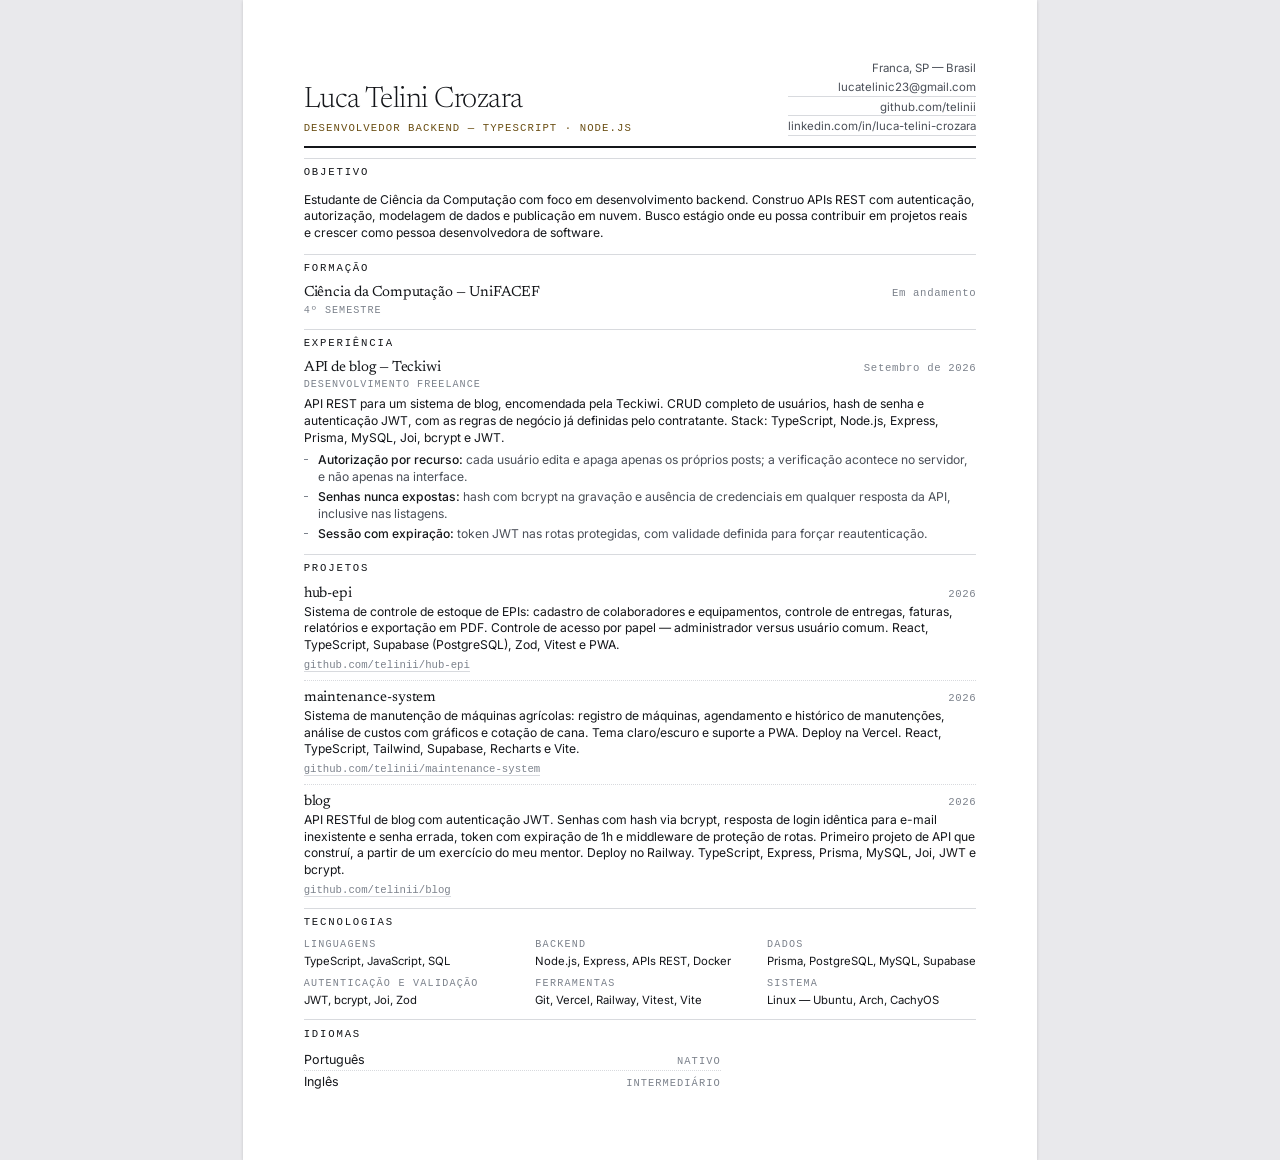
<file: curriculo.html>
<!DOCTYPE html>
<html lang="pt-BR">
<head>
<meta charset="UTF-8">
<meta name="viewport" content="width=device-width, initial-scale=1">
<title>Luca Telini Crozara — Currículo</title>
<meta name="description" content="Currículo de Luca Telini Crozara, desenvolvedor backend com TypeScript e Node.js.">

<link rel="preconnect" href="https://fonts.googleapis.com">
<link rel="preconnect" href="https://fonts.gstatic.com" crossorigin>
<link href="https://fonts.googleapis.com/css2?family=Inter:wght@400;500&family=Newsreader:opsz,wght@6..72,300;6..72,400&display=swap" rel="stylesheet">
<link rel="stylesheet" href="assets/css/cv.css">
</head>
<body>

<main class="cv">

  <!-- ============ Cabeçalho ============ -->
  <header class="cv-head">
    <div class="cv-identity">
      <h1>Luca Telini Crozara</h1>
      <p class="cv-role">Desenvolvedor Backend — TypeScript · Node.js</p>
    </div>
    <address class="cv-contact">
      <span>Franca, SP — Brasil</span>
      <a href="mailto:lucatelinic23@gmail.com">lucatelinic23@gmail.com</a>
      <a href="https://github.com/telinii">github.com/telinii</a>
      <a href="https://www.linkedin.com/in/luca-telini-crozara-19a609315">linkedin.com/in/luca-telini-crozara</a>
    </address>
  </header>

  <!-- ============ Objetivo ============ -->
  <section class="cv-section cv-section--first">
    <h2>Objetivo</h2>
    <p class="cv-summary">
      Estudante de Ciência da Computação com foco em desenvolvimento backend.
      Construo APIs REST com autenticação, autorização, modelagem de dados e
      publicação em nuvem. Busco estágio onde eu possa contribuir em projetos
      reais e crescer como pessoa desenvolvedora de software.
    </p>
  </section>

  <!-- ============ Formação ============ -->
  <section class="cv-section">
    <h2>Formação</h2>
    <div class="entry">
      <div class="entry-head">
        <h3>Ciência da Computação — UniFACEF</h3>
        <span class="entry-date">Em andamento</span>
      </div>
      <p class="entry-note">4º semestre</p>
      <!-- TROQUE AQUI: adicione a previsão de conclusão, ex. "Previsão: 2029" -->
    </div>
  </section>

  <!-- ============ Experiência ============ -->
  <section class="cv-section">
    <h2>Experiência</h2>
    <div class="entry">
      <div class="entry-head">
        <h3>API de blog — Teckiwi</h3>
        <span class="entry-date">Setembro de 2026</span>
      </div>
      <p class="entry-note">Desenvolvimento freelance</p>
      <p>
        API REST para um sistema de blog, encomendada pela Teckiwi. CRUD completo
        de usuários, hash de senha e autenticação JWT, com as regras de negócio já
        definidas pelo contratante. Stack: TypeScript, Node.js, Express, Prisma,
        MySQL, Joi, bcrypt e JWT.
      </p>
      <ul class="bullets">
        <li><strong>Autorização por recurso:</strong> cada usuário edita e apaga
          apenas os próprios posts; a verificação acontece no servidor, e não
          apenas na interface.</li>
        <li><strong>Senhas nunca expostas:</strong> hash com bcrypt na gravação e
          ausência de credenciais em qualquer resposta da API, inclusive nas
          listagens.</li>
        <li><strong>Sessão com expiração:</strong> token JWT nas rotas protegidas,
          com validade definida para forçar reautenticação.</li>
      </ul>
    </div>
  </section>

  <!-- ============ Projetos ============ -->
  <section class="cv-section">
    <h2>Projetos</h2>

    <div class="entry">
      <div class="entry-head">
        <h3>hub-epi</h3>
        <span class="entry-date">2026</span>
      </div>
      <p>
        Sistema de controle de estoque de EPIs: cadastro de colaboradores e
        equipamentos, controle de entregas, faturas, relatórios e exportação em
        PDF. Controle de acesso por papel — administrador versus usuário comum.
        React, TypeScript, Supabase (PostgreSQL), Zod, Vitest e PWA.
      </p>
      <p class="entry-links">
        <a href="https://github.com/telinii/hub-epi">github.com/telinii/hub-epi</a>
      </p>
    </div>

    <div class="entry">
      <div class="entry-head">
        <h3>maintenance-system</h3>
        <span class="entry-date">2026</span>
      </div>
      <p>
        Sistema de manutenção de máquinas agrícolas: registro de máquinas,
        agendamento e histórico de manutenções, análise de custos com gráficos e
        cotação de cana. Tema claro/escuro e suporte a PWA. Deploy na Vercel.
        React, TypeScript, Tailwind, Supabase, Recharts e Vite.
      </p>
      <p class="entry-links">
        <a href="https://github.com/telinii/maintenance-system">github.com/telinii/maintenance-system</a>
      </p>
    </div>

    <div class="entry">
      <div class="entry-head">
        <h3>blog</h3>
        <span class="entry-date">2026</span>
      </div>
      <p>
        API RESTful de blog com autenticação JWT. Senhas com hash via bcrypt,
        resposta de login idêntica para e-mail inexistente e senha errada, token
        com expiração de 1h e middleware de proteção de rotas. Primeiro projeto de
        API que construí, a partir de um exercício do meu mentor. Deploy no Railway.
        TypeScript, Express, Prisma, MySQL, Joi, JWT e bcrypt.
      </p>
      <p class="entry-links">
        <a href="https://github.com/telinii/blog">github.com/telinii/blog</a>
      </p>
    </div>
  </section>

  <!-- ============ Tecnologias ============ -->
  <section class="cv-section">
    <h2>Tecnologias</h2>

    <div class="tech-grid">
      <div>
        <h3>Linguagens</h3>
        <p>TypeScript, JavaScript, SQL</p>
      </div>
      <div>
        <h3>Backend</h3>
        <p>Node.js, Express, APIs REST, Docker</p>
      </div>
      <div>
        <h3>Dados</h3>
        <p>Prisma, PostgreSQL, MySQL, Supabase</p>
      </div>
      <div>
        <h3>Autenticação e validação</h3>
        <p>JWT, bcrypt, Joi, Zod</p>
      </div>
      <div>
        <h3>Ferramentas</h3>
        <p>Git, Vercel, Railway, Vitest, Vite</p>
      </div>
      <div>
        <h3>Sistema</h3>
        <p>Linux — Ubuntu, Arch, CachyOS</p>
      </div>
    </div>
  </section>

  <!-- ============ Idiomas ============ -->
  <section class="cv-section">
    <h2>Idiomas</h2>
    <ul class="lang-list">
      <li><span class="lang-name">Português</span><span class="lang-level">Nativo</span></li>
      <li><span class="lang-name">Inglês</span><span class="lang-level">Intermediário</span></li>
    </ul>
  </section>

  <!--
    ADICIONE AQUI o que ainda falta e você não me passou:
    · Previsão de conclusão da faculdade
    · Cursos livres, workshops, certificações
    · Disponibilidade (integral / meio período) e cidade para trabalhar
    · Referências sob solicitação

    Ao adicionar, tire a classe "cv-foot--vazio" da tag abaixo.
  -->
  <footer class="cv-foot cv-foot--vazio"></footer>

</main>

</body>
</html>
</file>
<file: assets/css/main.css>
/* =============================================================
   Luca Telini Crozara — Portfólio
   Estética editorial: quase preto, serifa nos títulos, grid
   rigoroso, linhas finas. Circuitos de pulso azul ao fundo.
   Sem gradientes decorativos, sem emojis.
   ============================================================= */

/* ---------- 1. Tokens ---------- */

:root {
  --serif: "Newsreader", "Iowan Old Style", Georgia, "Times New Roman", serif;
  --sans: "Inter", -apple-system, BlinkMacSystemFont, "Segoe UI", Roboto, Helvetica, Arial, sans-serif;
  --mono: ui-monospace, SFMono-Regular, "SF Mono", Menlo, Consolas, "Liberation Mono", monospace;

  /* Quase preto / dark */
  --bg: #08080a;
  --bg-soft: #0c0c0f;
  --bg-raised: #111114;
  --text: #e9e6df;
  --text-dim: #979ba4;
  --text-faint: #666b76;
  --line: #1f2027;
  --line-soft: #15161b;
  --accent: #d8b26a;
  --accent-dim: #a8854a;
  --selection: #d8b26a;

  /* Circuitos: azul é exclusivo deles. O dourado fica no texto, então
     o azul aparece com força por ser a única cor fria da página. */
  --circuit: #3d9bff;
  --circuit-bright: #8ec7ff;
  --circuit-dim: #14395f;

  --measure: 68ch;
  --shell: 1160px;
  --gutter: clamp(1.25rem, 4vw, 3rem);
  --step: clamp(4rem, 9vw, 7.5rem);
  --radius: 3px;
  /* Vidro: deixa o fundo da seção aparecer através da linha no hover. */
  --glass: color-mix(in srgb, var(--bg) 78%, transparent);

  /* ---------- Movimento ----------
     Um único par de tokens para tudo. É o que faz a animação parecer
     um sistema em vez de efeitos aleatórios. Curva sem overshoot:
     "bounce" denuncia template. */
  --ease: cubic-bezier(.22, .68, .32, 1);
  --dur-1: .16s;   /* resposta direta: cor, borda */
  --dur-2: .28s;   /* deslocamento curto */
  --dur-3: .5s;    /* preenchimentos e revelações */
}

:root[data-theme="dark"] {
  color-scheme: dark;
}

:root[data-theme="light"] {
  color-scheme: light;
  --bg: #f3f0e9;
  --bg-soft: #eceadf;
  --bg-raised: #ffffff;
  --text: #16212e;
  --text-dim: #4f5c6a;
  --text-faint: #7b8794;
  --line: #d5d0c4;
  --line-soft: #e2ded3;
  --accent: #8a6a26;
  --accent-dim: #6f551d;

  /* No claro o circuito precisa ser bem mais contido para não virar
     ruído sobre o creme. Azul escuro, sem brilho. */
  --circuit: #2f7fd4;
  --circuit-bright: #1f6ec4;
  --circuit-dim: #bcd6f2;
}

/* ---------- 2. Reset ---------- */

*,
*::before,
*::after { box-sizing: border-box; }

html {
  -webkit-text-size-adjust: 100%;
  scroll-behavior: smooth;
  scroll-padding-top: 5.5rem;
}

body {
  margin: 0;
  background: var(--bg);
  color: var(--text);
  font-family: var(--sans);
  font-size: 1rem;
  line-height: 1.65;
  font-weight: 400;
  -webkit-font-smoothing: antialiased;
  -moz-osx-font-smoothing: grayscale;
  transition: background-color .4s ease, color .4s ease;
}

img { max-width: 100%; display: block; }

a {
  color: inherit;
  text-decoration: none;
  text-underline-offset: .28em;
}

a:focus-visible,
button:focus-visible {
  outline: 2px solid var(--accent);
  outline-offset: 3px;
}

::selection { background: var(--accent); color: var(--bg); }

code {
  font-family: var(--mono);
  font-size: .85em;
  border: 1px solid var(--line);
  border-radius: var(--radius);
  padding: .05em .35em;
}

.skip-link {
  position: absolute;
  left: -9999px;
  top: 0;
  background: var(--text);
  color: var(--bg);
  padding: .75rem 1.25rem;
  z-index: 100;
}
.skip-link:focus { left: 0; }

/* ---------- 3. Layout base ---------- */

.shell {
  width: 100%;
  max-width: var(--shell);
  margin-inline: auto;
  padding-inline: var(--gutter);
}

.section {
  position: relative;
  padding-block: var(--step);
  border-top: 1px solid var(--line-soft);
}

/* ---------- 6b. Fundos com parallax ---------- */

/* O fundo fica por trás do conteúdo e nunca intercepta o mouse. */
.section-bg {
  position: absolute;
  inset: 0;
  overflow: hidden;
  pointer-events: none;
  z-index: 0;
}

/* A imagem é maior que a seção (118%) para ter folga de deslocamento.
   will-change: transform mantém o deslocamento na GPU. */
.section-bg::before {
  content: "";
  position: absolute;
  inset: -9% 0;
  background-image: var(--bg-image);
  background-size: cover;
  background-position: center 38%;
  background-repeat: no-repeat;
  /* A opacidade é controlada pelo JS via --bg-opacity herdada do .section-bg,
     senão a imagem nunca apareceria (o pai não afeta o pseudo-elemento). */
  opacity: var(--bg-opacity, 0);
  will-change: transform;
  transform: translate3d(0, var(--parallax-y, 7%), 0) scale(1.06);
}

/* Véu: garante contraste do texto e integra a foto ao navy.
   O gradiente é sutil e direcional, não decorativo. */
.section-bg::after {
  content: "";
  position: absolute;
  inset: 0;
  background: linear-gradient(
    to bottom,
    var(--bg) 0%,
    color-mix(in srgb, var(--bg) 80%, transparent) 20%,
    color-mix(in srgb, var(--bg) 70%, transparent) 50%,
    color-mix(in srgb, var(--bg) 80%, transparent) 80%,
    var(--bg) 100%
  );
}

/* O conteúdo senta acima do fundo. */
.section > .shell {
  position: relative;
  z-index: 1;
}

.section-head {
  display: grid;
  grid-template-columns: 4rem minmax(0, 1fr);
  align-items: baseline;
  gap: 0 1.5rem;
  margin-bottom: clamp(2.5rem, 5vw, 4rem);
}

.section-num {
  font-family: var(--mono);
  font-size: .75rem;
  letter-spacing: .16em;
  color: var(--accent);
}

.section-title {
  font-family: var(--serif);
  font-weight: 400;
  font-size: clamp(2.1rem, 5vw, 3.4rem);
  line-height: 1.05;
  letter-spacing: -.015em;
  margin: 0;
}

.section-note {
  grid-column: 2;
  margin: .9rem 0 0;
  color: var(--text-dim);
  max-width: 46ch;
  font-size: .95rem;
}

.minor-title {
  font-family: var(--mono);
  font-size: .7rem;
  font-weight: 500;
  letter-spacing: .18em;
  text-transform: uppercase;
  color: var(--text-faint);
  margin: 0 0 1.25rem;
}

.eyebrow {
  display: flex;
  flex-wrap: wrap;
  align-items: center;
  gap: .75rem;
  font-family: var(--mono);
  font-size: .72rem;
  letter-spacing: .14em;
  text-transform: uppercase;
  color: var(--text-dim);
  margin: 0 0 clamp(1.5rem, 4vw, 2.5rem);
}

.dot {
  width: 3px;
  height: 3px;
  background: var(--accent);
  border-radius: 50%;
  display: inline-block;
}

/* ---------- 4. Header ---------- */

.site-header {
  position: sticky;
  top: 0;
  z-index: 50;
  background: color-mix(in srgb, var(--bg) 88%, transparent);
  backdrop-filter: saturate(140%) blur(10px);
  border-bottom: 1px solid var(--line-soft);
}

.header-inner {
  display: flex;
  align-items: center;
  justify-content: space-between;
  gap: 2rem;
  min-height: 4.25rem;
}

.wordmark {
  display: flex;
  flex-direction: column;
  line-height: 1.25;
}
.wordmark-name {
  font-family: var(--serif);
  font-size: 1.1rem;
  letter-spacing: .01em;
}
.wordmark-role {
  font-family: var(--mono);
  font-size: .66rem;
  letter-spacing: .16em;
  text-transform: uppercase;
  color: var(--text-faint);
}

.site-nav {
  display: flex;
  gap: clamp(1rem, 2vw, 1.9rem);
}

.site-nav a {
  font-size: .85rem;
  color: var(--text-dim);
  position: relative;
  padding-block: .25rem;
  transition: color .2s ease;
}
.site-nav a::after {
  content: "";
  position: absolute;
  left: 0; bottom: 0;
  width: 100%;
  height: 1px;
  background: var(--accent);
  transform: scaleX(0);
  transform-origin: left;
  transition: transform .3s ease;
}
.site-nav a:hover,
.site-nav a[aria-current="true"] { color: var(--text); }
.site-nav a:hover::after,
.site-nav a[aria-current="true"]::after { transform: scaleX(1); }

.nav-toggle {
  display: none;
  align-items: center;
  gap: .6rem;
  background: none;
  border: 1px solid var(--line);
  border-radius: var(--radius);
  color: var(--text);
  padding: .5rem .75rem;
  font: inherit;
  font-size: .78rem;
  cursor: pointer;
}
.nav-toggle-lines { display: grid; gap: 4px; width: 16px; }
.nav-toggle-lines i {
  display: block;
  height: 1px;
  background: currentColor;
  transition: transform .25s ease, opacity .25s ease;
}
.nav-toggle[aria-expanded="true"] .nav-toggle-lines i:first-child {
  transform: translateY(2.5px) rotate(45deg);
}
.nav-toggle[aria-expanded="true"] .nav-toggle-lines i:last-child {
  transform: translateY(-2.5px) rotate(-45deg);
}

/* ---------- 5. Hero ---------- */

.hero {
  padding-block: clamp(4.5rem, 11vw, 9rem) clamp(3rem, 6vw, 5rem);
}

.hero-top {
  display: grid;
  grid-template-columns: minmax(0, 1fr) auto;
  align-items: end;
  gap: clamp(2rem, 5vw, 4rem);
  margin-bottom: clamp(2.5rem, 6vw, 4.5rem);
}

.display {
  font-family: var(--serif);
  font-weight: 300;
  font-size: clamp(3rem, 12vw, 8.5rem);
  line-height: .95;
  letter-spacing: -.03em;
  margin: 0;
}

/* Retrato: foto real, sem filtros — a pessoa é o ponto. */
.hero-portrait {
  margin: 0;
  width: clamp(9rem, 22vw, 14.5rem);
  flex-shrink: 0;
}
.hero-portrait img {
  width: 100%;
  height: auto;
  aspect-ratio: 4 / 5;
  object-fit: cover;
  object-position: 50% 22%;
  border-radius: var(--radius);
  border: 1px solid var(--line);
}
.hero-portrait figcaption {
  display: flex;
  flex-direction: column;
  gap: .2rem;
  margin-top: .85rem;
  padding-top: .7rem;
  border-top: 1px solid var(--line);
  font-family: var(--mono);
  font-size: .65rem;
  letter-spacing: .12em;
  text-transform: uppercase;
  color: var(--text-dim);
}
.hero-portrait figcaption span:last-child { color: var(--text-faint); }

.hero-grid {
  display: grid;
  grid-template-columns: minmax(0, 1.55fr) minmax(0, 1fr);
  gap: clamp(2rem, 5vw, 4rem);
  padding-top: clamp(1.75rem, 4vw, 2.75rem);
  border-top: 1px solid var(--line);
}

.lead {
  font-family: var(--serif);
  font-size: clamp(1.2rem, 2.3vw, 1.6rem);
  font-weight: 300;
  line-height: 1.5;
  color: var(--text);
  margin: 0;
  max-width: 34ch;
}
.lead em {
  font-style: normal;
  border-bottom: 1px solid var(--accent-dim);
  padding-bottom: .05em;
}

.hero-meta dl {
  margin: 0 0 2rem;
  display: grid;
  gap: 1.1rem;
}
.hero-meta dl > div {
  display: grid;
  grid-template-columns: 8.5rem 1fr;
  gap: 1rem;
  padding-bottom: 1.1rem;
  border-bottom: 1px solid var(--line-soft);
}
.hero-meta dt {
  font-family: var(--mono);
  font-size: .68rem;
  letter-spacing: .14em;
  text-transform: uppercase;
  color: var(--text-faint);
  padding-top: .2rem;
}
.hero-meta dd { margin: 0; font-size: .95rem; }

.hero-actions { display: flex; flex-wrap: wrap; gap: .75rem; }

.btn {
  display: inline-flex;
  align-items: center;
  justify-content: center;
  gap: .5rem;
  font-family: var(--sans);
  font-size: .85rem;
  letter-spacing: .01em;
  padding: .7rem 1.15rem;
  border: 1px solid var(--line);
  border-radius: var(--radius);
  background: transparent;
  color: var(--text);
  cursor: pointer;
  transition: border-color .2s ease, background-color .2s ease, color .2s ease;
}
.btn:hover { border-color: var(--accent); color: var(--accent); }
.btn-primary {
  background: var(--text);
  color: var(--bg);
  border-color: var(--text);
}
.btn-primary:hover {
  background: var(--accent);
  border-color: var(--accent);
  color: var(--bg);
}

.hero-foot {
  display: flex;
  flex-wrap: wrap;
  gap: 1.5rem 2.5rem;
  margin-top: clamp(3rem, 7vw, 5.5rem);
  padding-top: 1.5rem;
  border-top: 1px solid var(--line-soft);
  font-family: var(--mono);
  font-size: .78rem;
  color: var(--text-dim);
}
.hero-foot a { transition: color .2s ease; }
.hero-foot a:hover { color: var(--accent); }

/* ---------- 6. Sobre ---------- */

.about-grid {
  display: grid;
  grid-template-columns: minmax(0, 1.65fr) minmax(0, .95fr);
  gap: clamp(2rem, 4vw, 3.5rem);
  align-items: start;
}

.about-text p {
  margin: 0 0 1.25rem;
  max-width: var(--measure);
  color: var(--text-dim);
}
.about-text p:last-child { margin-bottom: 0; }
.about-text .p-lead {
  font-family: var(--serif);
  font-size: 1.25rem;
  line-height: 1.55;
  color: var(--text);
}

.about-aside {
  border-left: 1px solid var(--line);
  padding-left: clamp(1.25rem, 2.5vw, 2rem);
}

/* "O que estou estudando" absorveu a antiga seção Aprendendo. */
.about-focus {
  list-style: none;
  margin: 0;
  padding: 0;
  display: grid;
  gap: 1.5rem;
}
.about-focus li {
  position: relative;
  padding-left: 1.1rem;
  border-left: 1px solid var(--line-soft);
}
.about-focus h4 {
  font-family: var(--serif);
  font-weight: 400;
  font-size: 1.08rem;
  letter-spacing: -.005em;
  margin: 0 0 .3rem;
  color: var(--text);
}
.about-focus p {
  margin: 0;
  font-size: .88rem;
  line-height: 1.6;
  color: var(--text-faint);
}

/* ---------- 6c. Circuitos ----------
   Trilhas de PCB no fundo de cada seção, com um pulso azul que percorre
   o caminho em loop. Tudo desenhado com stroke — sem filtro SVG e sem
   imagem — para que a animação saia barata.

   O pulso usa stroke-dashoffset com dasharray de soma fechada
   (90 + 2400), então o loop é exato em qualquer comprimento de trilha
   e o traço nunca "pisca" no fim do percurso. */

.circuit {
  position: absolute;
  inset: 0;
  overflow: hidden;
  pointer-events: none;
  z-index: 0;
  opacity: .55;
}
.circuit svg {
  width: 100%;
  height: 100%;
  display: block;
}
.circuit path {
  fill: none;
  stroke-linecap: round;
  stroke-linejoin: round;
}

/* A placa vista sem corrente */
.pc-trace path {
  stroke: var(--circuit-dim);
  stroke-width: 1.4;
  opacity: .55;
}

/* Halo do pulso: largo e fraco */
.pc-glow path {
  stroke: var(--circuit);
  stroke-width: 9;
  opacity: .16;
  stroke-dasharray: 90 2400;
  animation: pc-flow 4.5s linear infinite;
  animation-delay: var(--pd, 0s);
}

/* Núcleo do pulso: fino e vivo */
.pc-pulse path {
  stroke: var(--circuit-bright);
  stroke-width: 2.2;
  stroke-dasharray: 90 2400;
  animation: pc-flow 4.5s linear infinite;
  animation-delay: var(--pd, 0s);
}

@keyframes pc-flow {
  from { stroke-dashoffset: 0; }
  to   { stroke-dashoffset: -2490; }
}

/* Terminais e juntas */
.pc-pad rect {
  fill: none;
  stroke: var(--circuit-dim);
  stroke-width: 1.4;
  opacity: .8;
}
.pc-via circle {
  fill: none;
  stroke: var(--circuit-dim);
  stroke-width: 1.2;
  opacity: .7;
}
.pc-via .pc-core {
  fill: var(--circuit);
  stroke: none;
  opacity: .55;
}

/* As vias acendem em cadência, fora de fase do pulso das trilhas —
   é o que dá a sensação de corrente atravessando a placa. */
.pc-via .pc-core {
  animation: pc-blink 3.4s ease-in-out infinite;
}
.pc-via circle:nth-child(4n+1) { animation-delay: .4s; }
.pc-via circle:nth-child(4n+2) { animation-delay: 1.2s; }
.pc-via circle:nth-child(4n+3) { animation-delay: 2s; }
.pc-via circle:nth-child(4n+4) { animation-delay: 2.7s; }

@keyframes pc-blink {
  0%, 100% { opacity: .25; }
  50%      { opacity: .9; }
}

/* Circuito fora da tela não anima. Sem isso, as cinco seções disparam
   ~300 animações ao mesmo tempo e o quadro despenca na rolagem. */
.circuit:not(.is-live) path,
.circuit:not(.is-live) circle {
  animation-play-state: paused;
}

/* ---------- 7. Projetos ---------- */

/* Retângulos empilhados em vez de quadrados lado a lado: cada projeto
   ocupa a largura toda e a altura cresce com o conteúdo, sem espaço morto. */
.projects {
  border-top: 1px solid var(--line);
}

.project {
  position: relative;
  display: grid;
  /* ano | conteúdo | tags */
  grid-template-columns: 4.25rem minmax(0, 1.25fr) minmax(0, .8fr);
  column-gap: clamp(1.5rem, 3vw, 2.75rem);
  row-gap: 1.1rem;
  padding-block: clamp(2rem, 3.5vw, 2.75rem);
  border-bottom: 1px solid var(--line-soft);
  transition: background-color .3s ease;
}
.project:hover { background: var(--glass); }

.project-year {
  grid-area: 1 / 1 / 4 / 2;
  font-family: var(--mono);
  font-size: .68rem;
  letter-spacing: .14em;
  color: var(--text-faint);
  padding-top: .65rem;
}
.project-title {
  grid-area: 1 / 2 / 2 / 3;
  font-family: var(--serif);
  font-weight: 400;
  font-size: clamp(1.5rem, 2.6vw, 1.9rem);
  letter-spacing: -.012em;
  line-height: 1.15;
  margin: 0;
}
.project-title a {
  background-image: linear-gradient(var(--accent), var(--accent));
  background-size: 0% 1px;
  background-repeat: no-repeat;
  background-position: 0 100%;
  transition: background-size .3s ease, color .2s ease;
}
.project-title a:hover { color: var(--accent); background-size: 100% 1px; }

.project-desc {
  grid-area: 2 / 2 / 3 / 3;
  margin: 0;
  color: var(--text-dim);
  font-size: .95rem;
  line-height: 1.7;
  max-width: 54ch;
}

.project-links {
  grid-area: 3 / 2 / 4 / 3;
  display: flex;
  gap: 1.5rem;
  font-size: .85rem;
  padding-top: .35rem;
}
.project-links a { color: var(--text); }
.project-links a::after {
  content: " \2197";
  font-size: .8em;
  opacity: .6;
}
.project-links a:hover { color: var(--accent); }

.tags {
  grid-area: 1 / 3 / 4 / 4;
  align-content: start;
  list-style: none;
  display: flex;
  flex-wrap: wrap;
  gap: .4rem .5rem;
  margin: 0;
  padding: 0;
}
.tags li {
  font-family: var(--mono);
  font-size: .68rem;
  letter-spacing: .04em;
  color: var(--text-faint);
  border: 1px solid var(--line);
  border-radius: var(--radius);
  padding: .2rem .5rem;
}

.other-work { margin-top: clamp(3rem, 6vw, 4.5rem); }

.repo-list {
  list-style: none;
  margin: 0;
  padding: 0;
  border-top: 1px solid var(--line-soft);
}
.repo-list li {
  position: relative;
  display: flex;
  align-items: baseline;
  flex-wrap: wrap;
  gap: .35rem 1.25rem;
  padding: .9rem .25rem;
  border-bottom: 1px solid var(--line-soft);
  transition: background-color .2s ease;
}
.repo-list li:hover { background: color-mix(in srgb, var(--bg-soft) 70%, transparent); }
.repo-list a { font-size: .95rem; }
.repo-list a:hover { color: var(--accent); }
.repo-lang {
  font-family: var(--mono);
  font-size: .66rem;
  letter-spacing: .1em;
  text-transform: uppercase;
  color: var(--accent-dim);
}
.repo-lang::before { content: ""; }
.repo-desc { color: var(--text-faint); font-size: .85rem; }

/* ---------- 7b. Trabalho ---------- */

.role {
  border-top: 1px solid var(--line);
  border-bottom: 1px solid var(--line);
  padding-block: clamp(1.75rem, 4vw, 2.75rem);
}

.role-head {
  display: flex;
  flex-wrap: wrap;
  align-items: flex-start;
  justify-content: space-between;
  gap: 1rem 2rem;
  margin-bottom: 1.75rem;
}

.role-org {
  font-family: var(--mono);
  font-size: .7rem;
  letter-spacing: .16em;
  text-transform: uppercase;
  color: var(--accent);
  margin: 0 0 .5rem;
}
.role-title {
  font-family: var(--serif);
  font-weight: 400;
  font-size: clamp(1.5rem, 3.2vw, 2.1rem);
  letter-spacing: -.015em;
  line-height: 1.1;
  margin: 0;
}
.role-meta {
  display: flex;
  flex-wrap: wrap;
  gap: .5rem 1.25rem;
  margin: .35rem 0 0;
  font-family: var(--mono);
  font-size: .7rem;
  letter-spacing: .12em;
  text-transform: uppercase;
  color: var(--text-faint);
}
.role-meta span + span::before {
  content: "·";
  margin-right: 1.1rem;
  color: var(--accent-dim);
}

.role-body {
  display: grid;
  grid-template-columns: minmax(0, 1fr) minmax(0, 1.5fr);
  gap: clamp(1.75rem, 4vw, 3.5rem);
  align-items: start;
}

.role-summary p {
  margin: 0;
  font-family: var(--serif);
  font-size: 1.2rem;
  font-weight: 300;
  line-height: 1.5;
  color: var(--text);
  max-width: 40ch;
}

/* Stack da entrada de trabalho, no mesmo formato dos chips de projeto. */
.role-summary .tags {
  margin-top: 1.5rem;
  max-width: 34ch;
}

.role-points {
  list-style: none;
  margin: 0;
  padding: 0;
  display: grid;
  gap: 1.25rem;
}
.role-points li {
  position: relative;
  padding-left: 1.15rem;
  border-left: 1px solid var(--line);
}
.role-points h4 {
  font-family: var(--mono);
  font-size: .68rem;
  font-weight: 500;
  letter-spacing: .14em;
  text-transform: uppercase;
  color: var(--text-dim);
  margin: 0 0 .4rem;
}
.role-points p {
  margin: 0;
  font-size: .92rem;
  line-height: 1.6;
  color: var(--text-faint);
  max-width: 46ch;
}

/* ---------- 8. Stack ---------- */

/* Três níveis em vez de quatro listas paralelas: passa a ser uma
   afirmação sobre domínio, não um mural de palavras. */
.stack-grid {
  display: grid;
  grid-template-columns: repeat(3, minmax(0, 1fr));
  gap: clamp(1.75rem, 3.5vw, 3rem);
}

.stack-group {
  position: relative;
  padding-top: 1.5rem;
  border-top: 2px solid var(--line);
}
/* A barra de topo codifica o nível: cheia, meia, discreta. */
.stack-group:nth-child(1) { border-top-color: var(--accent); }
.stack-group:nth-child(2) { border-top-color: var(--accent-dim); }
.stack-group:nth-child(3) { border-top-color: var(--line); }

.plain-list {
  list-style: none;
  margin: 0;
  padding: 0;
  display: grid;
  gap: .55rem;
}
.plain-list li {
  display: flex;
  align-items: center;
  gap: .7rem;
  font-size: .95rem;
  color: var(--text-dim);
}

/* Marcas das tecnologias, em monocromático.
   Usadas como mask: a cor vem de currentColor, então os ícones acompanham
   o tema sozinhos e nunca conflitam com a paleta. */
.ti {
  flex: none;
  width: 1.05em;
  height: 1.05em;
  background-color: var(--text-faint);
  transition: background-color .25s ease;
}
.plain-list li:hover .ti { background-color: var(--accent); }

.ti--padrao {
  /* SQL, JWT, bcrypt e Joi são padrões/bibliotecas: não têm marca canônica.
     Um quadrado sólido age como marcador neutro — segura o ritmo óptico
     sem forjar um logo que não existe. */
  background-color: var(--text-faint);
}

.ti--ts {
  -webkit-mask-image: url("data:image/svg+xml,%3Csvg xmlns=%22http://www.w3.org/2000/svg%22 viewBox=%220 0 24 24%22%3E%3Cpath d=%22M1.125 0C.502 0 0 .502 0 1.125v21.75C0 23.498.502 24 1.125 24h21.75c.623 0 1.125-.502 1.125-1.125V1.125C24 .502 23.498 0 22.875 0zm17.363 9.75c.612 0 1.154.037 1.627.111a6.38 6.38 0 0 1 1.306.34v2.458a3.95 3.95 0 0 0-.643-.361 5.093 5.093 0 0 0-.717-.26 5.453 5.453 0 0 0-1.426-.2c-.3 0-.573.028-.819.086a2.1 2.1 0 0 0-.623.242c-.17.104-.3.229-.393.374a.888.888 0 0 0-.14.49c0 .196.053.373.156.529.104.156.252.304.443.444s.423.276.696.41c.273.135.582.274.926.416.47.197.892.407 1.266.628.374.222.695.473.963.753.268.279.472.598.614.957.142.359.214.776.214 1.253 0 .657-.125 1.21-.373 1.656a3.033 3.033 0 0 1-1.012 1.085 4.38 4.38 0 0 1-1.487.596c-.566.12-1.163.18-1.79.18a9.916 9.916 0 0 1-1.84-.164 5.544 5.544 0 0 1-1.512-.493v-2.63a5.033 5.033 0 0 0 3.237 1.2c.333 0 .624-.03.872-.09.249-.06.456-.144.623-.25.166-.108.29-.234.373-.38a1.023 1.023 0 0 0-.074-1.089 2.12 2.12 0 0 0-.537-.5 5.597 5.597 0 0 0-.807-.444 27.72 27.72 0 0 0-1.007-.436c-.918-.383-1.602-.852-2.053-1.405-.45-.553-.676-1.222-.676-2.005 0-.614.123-1.141.369-1.582.246-.441.58-.804 1.004-1.089a4.494 4.494 0 0 1 1.47-.629 7.536 7.536 0 0 1 1.77-.201zm-15.113.188h9.563v2.166H9.506v9.646H6.789v-9.646H3.375z%22/%3E%3C/svg%3E");
  mask-image: url("data:image/svg+xml,%3Csvg xmlns=%22http://www.w3.org/2000/svg%22 viewBox=%220 0 24 24%22%3E%3Cpath d=%22M1.125 0C.502 0 0 .502 0 1.125v21.75C0 23.498.502 24 1.125 24h21.75c.623 0 1.125-.502 1.125-1.125V1.125C24 .502 23.498 0 22.875 0zm17.363 9.75c.612 0 1.154.037 1.627.111a6.38 6.38 0 0 1 1.306.34v2.458a3.95 3.95 0 0 0-.643-.361 5.093 5.093 0 0 0-.717-.26 5.453 5.453 0 0 0-1.426-.2c-.3 0-.573.028-.819.086a2.1 2.1 0 0 0-.623.242c-.17.104-.3.229-.393.374a.888.888 0 0 0-.14.49c0 .196.053.373.156.529.104.156.252.304.443.444s.423.276.696.41c.273.135.582.274.926.416.47.197.892.407 1.266.628.374.222.695.473.963.753.268.279.472.598.614.957.142.359.214.776.214 1.253 0 .657-.125 1.21-.373 1.656a3.033 3.033 0 0 1-1.012 1.085 4.38 4.38 0 0 1-1.487.596c-.566.12-1.163.18-1.79.18a9.916 9.916 0 0 1-1.84-.164 5.544 5.544 0 0 1-1.512-.493v-2.63a5.033 5.033 0 0 0 3.237 1.2c.333 0 .624-.03.872-.09.249-.06.456-.144.623-.25.166-.108.29-.234.373-.38a1.023 1.023 0 0 0-.074-1.089 2.12 2.12 0 0 0-.537-.5 5.597 5.597 0 0 0-.807-.444 27.72 27.72 0 0 0-1.007-.436c-.918-.383-1.602-.852-2.053-1.405-.45-.553-.676-1.222-.676-2.005 0-.614.123-1.141.369-1.582.246-.441.58-.804 1.004-1.089a4.494 4.494 0 0 1 1.47-.629 7.536 7.536 0 0 1 1.77-.201zm-15.113.188h9.563v2.166H9.506v9.646H6.789v-9.646H3.375z%22/%3E%3C/svg%3E");
}
.ti--node {
  -webkit-mask-image: url("data:image/svg+xml,%3Csvg xmlns=%22http://www.w3.org/2000/svg%22 viewBox=%220 0 24 24%22%3E%3Cpath d=%22M11.435.153l-9.37 5.43c-.35.203-.564.578-.563.983V17.43c0 .404.215.78.564.982l9.37 5.435c.35.203.78.203 1.13 0l9.366-5.433c.35-.205.564-.578.565-.982V6.566c0-.404-.216-.78-.566-.984L12.567.152c-.35-.203-.782-.203-1.13 0%22/%3E%3C/svg%3E");
  mask-image: url("data:image/svg+xml,%3Csvg xmlns=%22http://www.w3.org/2000/svg%22 viewBox=%220 0 24 24%22%3E%3Cpath d=%22M11.435.153l-9.37 5.43c-.35.203-.564.578-.563.983V17.43c0 .404.215.78.564.982l9.37 5.435c.35.203.78.203 1.13 0l9.366-5.433c.35-.205.564-.578.565-.982V6.566c0-.404-.216-.78-.566-.984L12.567.152c-.35-.203-.782-.203-1.13 0%22/%3E%3C/svg%3E");
}
.ti--express {
  -webkit-mask-image: url("data:image/svg+xml,%3Csvg xmlns=%22http://www.w3.org/2000/svg%22 viewBox=%220 0 24 24%22%3E%3Cpath d=%22M12.262 16.666h1.146l6.975-9.325H19.22zm9.778 1.441v.004l-4.334-5.706-.557.74 4.873 6.682H.945V4.173h9.505l5.026 6.7.574-.772-4.374-5.928h.003l-.719-.945H0v17.544h24zM10.917 8.705a3.8 3.8 0 0 0-1.292-1.183q-.796-.45-1.916-.45c-.746 0-1.37.14-1.906.424a3.76 3.76 0 0 0-1.31 1.12 4.9 4.9 0 0 0-.75 1.581 7.17 7.17 0 0 0 0 3.696c.148.567.402 1.101.75 1.573a3.5 3.5 0 0 0 1.31 1.066q.803.39 1.906.389 1.77 0 2.739-.868.966-.867 1.328-2.457h-1.139q-.271 1.084-.977 1.734-.704.651-1.952.65-.812 0-1.392-.342a3.1 3.1 0 0 1-.957-.869 3.5 3.5 0 0 1-.551-1.182 5 5 0 0 1-.17-1.133 9 9 0 0 0-.015-.286 4.5 4.5 0 0 1 .015-.829c.047-.418.147-.83.296-1.223A3.7 3.7 0 0 1 5.54 9.05a2.9 2.9 0 0 1 .922-.742q.541-.28 1.246-.28c.47 0 .869.093 1.23.28q.541.281.922.742.379.461.587 1.057t.225 1.246H5.625l.004.957h6.182a7.3 7.3 0 0 0-.18-1.924 4.9 4.9 0 0 0-.715-1.68z%22/%3E%3C/svg%3E");
  mask-image: url("data:image/svg+xml,%3Csvg xmlns=%22http://www.w3.org/2000/svg%22 viewBox=%220 0 24 24%22%3E%3Cpath d=%22M12.262 16.666h1.146l6.975-9.325H19.22zm9.778 1.441v.004l-4.334-5.706-.557.74 4.873 6.682H.945V4.173h9.505l5.026 6.7.574-.772-4.374-5.928h.003l-.719-.945H0v17.544h24zM10.917 8.705a3.8 3.8 0 0 0-1.292-1.183q-.796-.45-1.916-.45c-.746 0-1.37.14-1.906.424a3.76 3.76 0 0 0-1.31 1.12 4.9 4.9 0 0 0-.75 1.581 7.17 7.17 0 0 0 0 3.696c.148.567.402 1.101.75 1.573a3.5 3.5 0 0 0 1.31 1.066q.803.39 1.906.389 1.77 0 2.739-.868.966-.867 1.328-2.457h-1.139q-.271 1.084-.977 1.734-.704.651-1.952.65-.812 0-1.392-.342a3.1 3.1 0 0 1-.957-.869 3.5 3.5 0 0 1-.551-1.182 5 5 0 0 1-.17-1.133 9 9 0 0 0-.015-.286 4.5 4.5 0 0 1 .015-.829c.047-.418.147-.83.296-1.223A3.7 3.7 0 0 1 5.54 9.05a2.9 2.9 0 0 1 .922-.742q.541-.28 1.246-.28c.47 0 .869.093 1.23.28q.541.281.922.742.379.461.587 1.057t.225 1.246H5.625l.004.957h6.182a7.3 7.3 0 0 0-.18-1.924 4.9 4.9 0 0 0-.715-1.68z%22/%3E%3C/svg%3E");
}
.ti--git {
  -webkit-mask-image: url("data:image/svg+xml,%3Csvg xmlns=%22http://www.w3.org/2000/svg%22 viewBox=%220 0 24 24%22%3E%3Cpath d=%22M13.09 23.549a1.54 1.54 0 0 1-2.18 0L.451 13.089a1.54 1.54 0 0 1 0-2.179l7.191-7.19 2.733 2.733a1.85 1.85 0 0 0 .964 2.326v6.66a1.849 1.849 0 1 0 1.54 0V8.957l2.508 2.508a1.85 1.85 0 1 0 1.09-1.09l-2.634-2.634a1.85 1.85 0 0 0-2.378-2.377L8.73 2.63 10.91.451a1.54 1.54 0 0 1 2.179 0l10.459 10.46a1.54 1.54 0 0 1 0 2.179z%22/%3E%3C/svg%3E");
  mask-image: url("data:image/svg+xml,%3Csvg xmlns=%22http://www.w3.org/2000/svg%22 viewBox=%220 0 24 24%22%3E%3Cpath d=%22M13.09 23.549a1.54 1.54 0 0 1-2.18 0L.451 13.089a1.54 1.54 0 0 1 0-2.179l7.191-7.19 2.733 2.733a1.85 1.85 0 0 0 .964 2.326v6.66a1.849 1.849 0 1 0 1.54 0V8.957l2.508 2.508a1.85 1.85 0 1 0 1.09-1.09l-2.634-2.634a1.85 1.85 0 0 0-2.378-2.377L8.73 2.63 10.91.451a1.54 1.54 0 0 1 2.179 0l10.459 10.46a1.54 1.54 0 0 1 0 2.179z%22/%3E%3C/svg%3E");
}
.ti--postgres {
  -webkit-mask-image: url("data:image/svg+xml,%3Csvg xmlns=%22http://www.w3.org/2000/svg%22 viewBox=%220 0 24 24%22%3E%3Cpath d=%22M23.5594 14.7228a.5269.5269 0 0 0-.0563-.1191c-.139-.2632-.4768-.3418-1.0074-.2321-1.6533.3411-2.2935.1312-2.5256-.0191 1.342-2.0482 2.445-4.522 3.0411-6.8297.2714-1.0507.7982-3.5237.1222-4.7316a1.5641 1.5641 0 0 0-.1509-.235C21.6931.9086 19.8007.0248 17.5099.0005c-1.4947-.0158-2.7705.3461-3.1161.4794a9.449 9.449 0 0 0-.5159-.0816 8.044 8.044 0 0 0-1.3114-.1278c-1.1822-.0184-2.2038.2642-3.0498.8406-.8573-.3211-4.7888-1.645-7.2219.0788C.9359 2.1526.3086 3.8733.4302 6.3043c.0409.818.5069 3.334 1.2423 5.7436.4598 1.5065.9387 2.7019 1.4334 3.582.553.9942 1.1259 1.5933 1.7143 1.7895.4474.1491 1.1327.1441 1.8581-.7279.8012-.9635 1.5903-1.8258 1.9446-2.2069.4351.2355.9064.3625 1.39.3772a.0569.0569 0 0 0 .0004.0041 11.0312 11.0312 0 0 0-.2472.3054c-.3389.4302-.4094.5197-1.5002.7443-.3102.064-1.1344.2339-1.1464.8115-.0025.1224.0329.2309.0919.3268.2269.4231.9216.6097 1.015.6331 1.3345.3335 2.5044.092 3.3714-.6787-.017 2.231.0775 4.4174.3454 5.0874.2212.5529.7618 1.9045 2.4692 1.9043.2505 0 .5263-.0291.8296-.0941 1.7819-.3821 2.5557-1.1696 2.855-2.9059.1503-.8707.4016-2.8753.5388-4.1012.0169-.0703.0357-.1207.057-.1362.0007-.0005.0697-.0471.4272.0307a.3673.3673 0 0 0 .0443.0068l.2539.0223.0149.001c.8468.0384 1.9114-.1426 2.5312-.4308.6438-.2988 1.8057-1.0323 1.5951-1.6698zM2.371 11.8765c-.7435-2.4358-1.1779-4.8851-1.2123-5.5719-.1086-2.1714.4171-3.6829 1.5623-4.4927 1.8367-1.2986 4.8398-.5408 6.108-.13-.0032.0032-.0066.0061-.0098.0094-2.0238 2.044-1.9758 5.536-1.9708 5.7495-.0002.0823.0066.1989.0162.3593.0348.5873.0996 1.6804-.0735 2.9184-.1609 1.1504.1937 2.2764.9728 3.0892.0806.0841.1648.1631.2518.2374-.3468.3714-1.1004 1.1926-1.9025 2.1576-.5677.6825-.9597.5517-1.0886.5087-.3919-.1307-.813-.5871-1.2381-1.3223-.4796-.839-.9635-2.0317-1.4155-3.5126zm6.0072 5.0871c-.1711-.0428-.3271-.1132-.4322-.1772.0889-.0394.2374-.0902.4833-.1409 1.2833-.2641 1.4815-.4506 1.9143-1.0002.0992-.126.2116-.2687.3673-.4426a.3549.3549 0 0 0 .0737-.1298c.1708-.1513.2724-.1099.4369-.0417.156.0646.3078.26.3695.4752.0291.1016.0619.2945-.0452.4444-.9043 1.2658-2.2216 1.2494-3.1676 1.0128zm2.094-3.988-.0525.141c-.133.3566-.2567.6881-.3334 1.003-.6674-.0021-1.3168-.2872-1.8105-.8024-.6279-.6551-.9131-1.5664-.7825-2.5004.1828-1.3079.1153-2.4468.079-3.0586-.005-.0857-.0095-.1607-.0122-.2199.2957-.2621 1.6659-.9962 2.6429-.7724.4459.1022.7176.4057.8305.928.5846 2.7038.0774 3.8307-.3302 4.7363-.084.1866-.1633.3629-.2311.5454zm7.3637 4.5725c-.0169.1768-.0358.376-.0618.5959l-.146.4383a.3547.3547 0 0 0-.0182.1077c-.0059.4747-.054.6489-.115.8693-.0634.2292-.1353.4891-.1794 1.0575-.11 1.4143-.8782 2.2267-2.4172 2.5565-1.5155.3251-1.7843-.4968-2.0212-1.2217a6.5824 6.5824 0 0 0-.0769-.2266c-.2154-.5858-.1911-1.4119-.1574-2.5551.0165-.5612-.0249-1.9013-.3302-2.6462.0044-.2932.0106-.5909.019-.8918a.3529.3529 0 0 0-.0153-.1126 1.4927 1.4927 0 0 0-.0439-.208c-.1226-.4283-.4213-.7866-.7797-.9351-.1424-.059-.4038-.1672-.7178-.0869.067-.276.1831-.5875.309-.9249l.0529-.142c.0595-.16.134-.3257.213-.5012.4265-.9476 1.0106-2.2453.3766-5.1772-.2374-1.0981-1.0304-1.6343-2.2324-1.5098-.7207.0746-1.3799.3654-1.7088.5321a5.6716 5.6716 0 0 0-.1958.1041c.0918-1.1064.4386-3.1741 1.7357-4.4823a4.0306 4.0306 0 0 1 .3033-.276.3532.3532 0 0 0 .1447-.0644c.7524-.5706 1.6945-.8506 2.802-.8325.4091.0067.8017.0339 1.1742.081 1.939.3544 3.2439 1.4468 4.0359 2.3827.8143.9623 1.2552 1.9315 1.4312 2.4543-1.3232-.1346-2.2234.1268-2.6797.779-.9926 1.4189.543 4.1729 1.2811 5.4964.1353.2426.2522.4522.2889.5413.2403.5825.5515.9713.7787 1.2552.0696.087.1372.1714.1885.245-.4008.1155-1.1208.3825-1.0552 1.717-.0123.1563-.0423.4469-.0834.8148-.0461.2077-.0702.4603-.0994.7662zm.8905-1.6211c-.0405-.8316.2691-.9185.5967-1.0105a2.8566 2.8566 0 0 0 .135-.0406 1.202 1.202 0 0 0 .1342.103c.5703.3765 1.5823.4213 3.0068.1344-.2016.1769-.5189.3994-.9533.6011-.4098.1903-1.0957.333-1.7473.3636-.7197.0336-1.0859-.0807-1.1721-.151zm.5695-9.2712c-.0059.3508-.0542.6692-.1054 1.0017-.055.3576-.112.7274-.1264 1.1762-.0142.4368.0404.8909.0932 1.3301.1066.887.216 1.8003-.2075 2.7014a3.5272 3.5272 0 0 1-.1876-.3856c-.0527-.1276-.1669-.3326-.3251-.6162-.6156-1.1041-2.0574-3.6896-1.3193-4.7446.3795-.5427 1.3408-.5661 2.1781-.463zm.2284 7.0137a12.3762 12.3762 0 0 0-.0853-.1074l-.0355-.0444c.7262-1.1995.5842-2.3862.4578-3.4385-.0519-.4318-.1009-.8396-.0885-1.2226.0129-.4061.0666-.7543.1185-1.0911.0639-.415.1288-.8443.1109-1.3505.0134-.0531.0188-.1158.0118-.1902-.0457-.4855-.5999-1.938-1.7294-3.253-.6076-.7073-1.4896-1.4972-2.6889-2.0395.5251-.1066 1.2328-.2035 2.0244-.1859 2.0515.0456 3.6746.8135 4.8242 2.2824a.908.908 0 0 1 .0667.1002c.7231 1.3556-.2762 6.2751-2.9867 10.5405zm-8.8166-6.1162c-.025.1794-.3089.4225-.6211.4225a.5821.5821 0 0 1-.0809-.0056c-.1873-.026-.3765-.144-.5059-.3156-.0458-.0605-.1203-.178-.1055-.2844.0055-.0401.0261-.0985.0925-.1488.1182-.0894.3518-.1226.6096-.0867.3163.0441.6426.1938.6113.4186zm7.9305-.4114c.0111.0792-.049.201-.1531.3102-.0683.0717-.212.1961-.4079.2232a.5456.5456 0 0 1-.075.0052c-.2935 0-.5414-.2344-.5607-.3717-.024-.1765.2641-.3106.5611-.352.297-.0414.6111.0088.6356.1851z%22/%3E%3C/svg%3E");
  mask-image: url("data:image/svg+xml,%3Csvg xmlns=%22http://www.w3.org/2000/svg%22 viewBox=%220 0 24 24%22%3E%3Cpath d=%22M23.5594 14.7228a.5269.5269 0 0 0-.0563-.1191c-.139-.2632-.4768-.3418-1.0074-.2321-1.6533.3411-2.2935.1312-2.5256-.0191 1.342-2.0482 2.445-4.522 3.0411-6.8297.2714-1.0507.7982-3.5237.1222-4.7316a1.5641 1.5641 0 0 0-.1509-.235C21.6931.9086 19.8007.0248 17.5099.0005c-1.4947-.0158-2.7705.3461-3.1161.4794a9.449 9.449 0 0 0-.5159-.0816 8.044 8.044 0 0 0-1.3114-.1278c-1.1822-.0184-2.2038.2642-3.0498.8406-.8573-.3211-4.7888-1.645-7.2219.0788C.9359 2.1526.3086 3.8733.4302 6.3043c.0409.818.5069 3.334 1.2423 5.7436.4598 1.5065.9387 2.7019 1.4334 3.582.553.9942 1.1259 1.5933 1.7143 1.7895.4474.1491 1.1327.1441 1.8581-.7279.8012-.9635 1.5903-1.8258 1.9446-2.2069.4351.2355.9064.3625 1.39.3772a.0569.0569 0 0 0 .0004.0041 11.0312 11.0312 0 0 0-.2472.3054c-.3389.4302-.4094.5197-1.5002.7443-.3102.064-1.1344.2339-1.1464.8115-.0025.1224.0329.2309.0919.3268.2269.4231.9216.6097 1.015.6331 1.3345.3335 2.5044.092 3.3714-.6787-.017 2.231.0775 4.4174.3454 5.0874.2212.5529.7618 1.9045 2.4692 1.9043.2505 0 .5263-.0291.8296-.0941 1.7819-.3821 2.5557-1.1696 2.855-2.9059.1503-.8707.4016-2.8753.5388-4.1012.0169-.0703.0357-.1207.057-.1362.0007-.0005.0697-.0471.4272.0307a.3673.3673 0 0 0 .0443.0068l.2539.0223.0149.001c.8468.0384 1.9114-.1426 2.5312-.4308.6438-.2988 1.8057-1.0323 1.5951-1.6698zM2.371 11.8765c-.7435-2.4358-1.1779-4.8851-1.2123-5.5719-.1086-2.1714.4171-3.6829 1.5623-4.4927 1.8367-1.2986 4.8398-.5408 6.108-.13-.0032.0032-.0066.0061-.0098.0094-2.0238 2.044-1.9758 5.536-1.9708 5.7495-.0002.0823.0066.1989.0162.3593.0348.5873.0996 1.6804-.0735 2.9184-.1609 1.1504.1937 2.2764.9728 3.0892.0806.0841.1648.1631.2518.2374-.3468.3714-1.1004 1.1926-1.9025 2.1576-.5677.6825-.9597.5517-1.0886.5087-.3919-.1307-.813-.5871-1.2381-1.3223-.4796-.839-.9635-2.0317-1.4155-3.5126zm6.0072 5.0871c-.1711-.0428-.3271-.1132-.4322-.1772.0889-.0394.2374-.0902.4833-.1409 1.2833-.2641 1.4815-.4506 1.9143-1.0002.0992-.126.2116-.2687.3673-.4426a.3549.3549 0 0 0 .0737-.1298c.1708-.1513.2724-.1099.4369-.0417.156.0646.3078.26.3695.4752.0291.1016.0619.2945-.0452.4444-.9043 1.2658-2.2216 1.2494-3.1676 1.0128zm2.094-3.988-.0525.141c-.133.3566-.2567.6881-.3334 1.003-.6674-.0021-1.3168-.2872-1.8105-.8024-.6279-.6551-.9131-1.5664-.7825-2.5004.1828-1.3079.1153-2.4468.079-3.0586-.005-.0857-.0095-.1607-.0122-.2199.2957-.2621 1.6659-.9962 2.6429-.7724.4459.1022.7176.4057.8305.928.5846 2.7038.0774 3.8307-.3302 4.7363-.084.1866-.1633.3629-.2311.5454zm7.3637 4.5725c-.0169.1768-.0358.376-.0618.5959l-.146.4383a.3547.3547 0 0 0-.0182.1077c-.0059.4747-.054.6489-.115.8693-.0634.2292-.1353.4891-.1794 1.0575-.11 1.4143-.8782 2.2267-2.4172 2.5565-1.5155.3251-1.7843-.4968-2.0212-1.2217a6.5824 6.5824 0 0 0-.0769-.2266c-.2154-.5858-.1911-1.4119-.1574-2.5551.0165-.5612-.0249-1.9013-.3302-2.6462.0044-.2932.0106-.5909.019-.8918a.3529.3529 0 0 0-.0153-.1126 1.4927 1.4927 0 0 0-.0439-.208c-.1226-.4283-.4213-.7866-.7797-.9351-.1424-.059-.4038-.1672-.7178-.0869.067-.276.1831-.5875.309-.9249l.0529-.142c.0595-.16.134-.3257.213-.5012.4265-.9476 1.0106-2.2453.3766-5.1772-.2374-1.0981-1.0304-1.6343-2.2324-1.5098-.7207.0746-1.3799.3654-1.7088.5321a5.6716 5.6716 0 0 0-.1958.1041c.0918-1.1064.4386-3.1741 1.7357-4.4823a4.0306 4.0306 0 0 1 .3033-.276.3532.3532 0 0 0 .1447-.0644c.7524-.5706 1.6945-.8506 2.802-.8325.4091.0067.8017.0339 1.1742.081 1.939.3544 3.2439 1.4468 4.0359 2.3827.8143.9623 1.2552 1.9315 1.4312 2.4543-1.3232-.1346-2.2234.1268-2.6797.779-.9926 1.4189.543 4.1729 1.2811 5.4964.1353.2426.2522.4522.2889.5413.2403.5825.5515.9713.7787 1.2552.0696.087.1372.1714.1885.245-.4008.1155-1.1208.3825-1.0552 1.717-.0123.1563-.0423.4469-.0834.8148-.0461.2077-.0702.4603-.0994.7662zm.8905-1.6211c-.0405-.8316.2691-.9185.5967-1.0105a2.8566 2.8566 0 0 0 .135-.0406 1.202 1.202 0 0 0 .1342.103c.5703.3765 1.5823.4213 3.0068.1344-.2016.1769-.5189.3994-.9533.6011-.4098.1903-1.0957.333-1.7473.3636-.7197.0336-1.0859-.0807-1.1721-.151zm.5695-9.2712c-.0059.3508-.0542.6692-.1054 1.0017-.055.3576-.112.7274-.1264 1.1762-.0142.4368.0404.8909.0932 1.3301.1066.887.216 1.8003-.2075 2.7014a3.5272 3.5272 0 0 1-.1876-.3856c-.0527-.1276-.1669-.3326-.3251-.6162-.6156-1.1041-2.0574-3.6896-1.3193-4.7446.3795-.5427 1.3408-.5661 2.1781-.463zm.2284 7.0137a12.3762 12.3762 0 0 0-.0853-.1074l-.0355-.0444c.7262-1.1995.5842-2.3862.4578-3.4385-.0519-.4318-.1009-.8396-.0885-1.2226.0129-.4061.0666-.7543.1185-1.0911.0639-.415.1288-.8443.1109-1.3505.0134-.0531.0188-.1158.0118-.1902-.0457-.4855-.5999-1.938-1.7294-3.253-.6076-.7073-1.4896-1.4972-2.6889-2.0395.5251-.1066 1.2328-.2035 2.0244-.1859 2.0515.0456 3.6746.8135 4.8242 2.2824a.908.908 0 0 1 .0667.1002c.7231 1.3556-.2762 6.2751-2.9867 10.5405zm-8.8166-6.1162c-.025.1794-.3089.4225-.6211.4225a.5821.5821 0 0 1-.0809-.0056c-.1873-.026-.3765-.144-.5059-.3156-.0458-.0605-.1203-.178-.1055-.2844.0055-.0401.0261-.0985.0925-.1488.1182-.0894.3518-.1226.6096-.0867.3163.0441.6426.1938.6113.4186zm7.9305-.4114c.0111.0792-.049.201-.1531.3102-.0683.0717-.212.1961-.4079.2232a.5456.5456 0 0 1-.075.0052c-.2935 0-.5414-.2344-.5607-.3717-.024-.1765.2641-.3106.5611-.352.297-.0414.6111.0088.6356.1851z%22/%3E%3C/svg%3E");
}
.ti--prisma {
  -webkit-mask-image: url("data:image/svg+xml,%3Csvg xmlns=%22http://www.w3.org/2000/svg%22 viewBox=%220 0 24 24%22%3E%3Cpath d=%22M21.8068 18.2848L13.5528.7565c-.207-.4382-.639-.7273-1.1286-.7541-.5023-.0293-.9523.213-1.2062.6253L2.266 15.1271c-.2773.4518-.2718 1.0091.0158 1.4555l4.3759 6.7786c.2608.4046.7127.6388 1.1823.6388.1332 0 .267-.0188.3987-.0577l12.7019-3.7568c.3891-.1151.7072-.3904.8737-.7553s.1633-.7828-.0075-1.1454zm-1.8481.7519L9.1814 22.2242c-.3292.0975-.6448-.1873-.5756-.5194l3.8501-18.4386c.072-.3448.5486-.3996.699-.0803l7.1288 15.138c.1344.2856-.019.6224-.325.7128z%22/%3E%3C/svg%3E");
  mask-image: url("data:image/svg+xml,%3Csvg xmlns=%22http://www.w3.org/2000/svg%22 viewBox=%220 0 24 24%22%3E%3Cpath d=%22M21.8068 18.2848L13.5528.7565c-.207-.4382-.639-.7273-1.1286-.7541-.5023-.0293-.9523.213-1.2062.6253L2.266 15.1271c-.2773.4518-.2718 1.0091.0158 1.4555l4.3759 6.7786c.2608.4046.7127.6388 1.1823.6388.1332 0 .267-.0188.3987-.0577l12.7019-3.7568c.3891-.1151.7072-.3904.8737-.7553s.1633-.7828-.0075-1.1454zm-1.8481.7519L9.1814 22.2242c-.3292.0975-.6448-.1873-.5756-.5194l3.8501-18.4386c.072-.3448.5486-.3996.699-.0803l7.1288 15.138c.1344.2856-.019.6224-.325.7128z%22/%3E%3C/svg%3E");
}
.ti--mysql {
  -webkit-mask-image: url("data:image/svg+xml,%3Csvg xmlns=%22http://www.w3.org/2000/svg%22 viewBox=%220 0 24 24%22%3E%3Cpath d=%22M16.405 5.501c-.115 0-.193.014-.274.033v.013h.014c.054.104.146.18.214.273.054.107.1.214.154.32l.014-.015c.094-.066.14-.172.14-.333-.04-.047-.046-.094-.08-.14-.04-.067-.126-.1-.18-.153zM5.77 18.695h-.927a50.854 50.854 0 00-.27-4.41h-.008l-1.41 4.41H2.45l-1.4-4.41h-.01a72.892 72.892 0 00-.195 4.41H0c.055-1.966.192-3.81.41-5.53h1.15l1.335 4.064h.008l1.347-4.064h1.095c.242 2.015.384 3.86.428 5.53zm4.017-4.08c-.378 2.045-.876 3.533-1.492 4.46-.482.716-1.01 1.073-1.583 1.073-.153 0-.34-.046-.566-.138v-.494c.11.017.24.026.386.026.268 0 .483-.075.647-.222.197-.18.295-.382.295-.605 0-.155-.077-.47-.23-.944L6.23 14.615h.91l.727 2.36c.164.536.233.91.205 1.123.4-1.064.678-2.227.835-3.483zm12.325 4.08h-2.63v-5.53h.885v4.85h1.745zm-3.32.135l-1.016-.5c.09-.076.177-.158.255-.25.433-.506.648-1.258.648-2.253 0-1.83-.718-2.746-2.155-2.746-.704 0-1.254.232-1.65.697-.43.508-.646 1.256-.646 2.245 0 .972.19 1.686.574 2.14.35.41.877.615 1.583.615.264 0 .506-.033.725-.098l1.325.772.36-.622zM15.5 17.588c-.225-.36-.337-.94-.337-1.736 0-1.393.424-2.09 1.27-2.09.443 0 .77.167.977.5.224.362.336.936.336 1.723 0 1.404-.424 2.108-1.27 2.108-.445 0-.77-.167-.978-.5zm-1.658-.425c0 .47-.172.856-.516 1.156-.344.3-.803.45-1.384.45-.543 0-1.064-.172-1.573-.515l.237-.476c.438.22.833.328 1.19.328.332 0 .593-.073.783-.22a.754.754 0 00.3-.615c0-.33-.23-.61-.648-.845-.388-.213-1.163-.657-1.163-.657-.422-.307-.632-.636-.632-1.177 0-.45.157-.81.47-1.085.315-.278.72-.415 1.22-.415.512 0 .98.136 1.4.41l-.213.476a2.726 2.726 0 00-1.064-.23c-.283 0-.502.068-.654.206a.685.685 0 00-.248.524c0 .328.234.61.666.85.393.215 1.187.67 1.187.67.433.305.648.63.648 1.168zm9.382-5.852c-.535-.014-.95.04-1.297.188-.1.04-.26.04-.274.167.055.053.063.14.11.214.08.134.218.313.346.407.14.11.28.216.427.31.26.16.555.255.81.416.145.094.293.213.44.313.073.05.12.14.214.172v-.02c-.046-.06-.06-.147-.105-.214-.067-.067-.134-.127-.2-.193a3.223 3.223 0 00-.695-.675c-.214-.146-.682-.35-.77-.595l-.013-.014c.146-.013.32-.066.46-.106.227-.06.435-.047.67-.106.106-.027.213-.06.32-.094v-.06c-.12-.12-.21-.283-.334-.395a8.867 8.867 0 00-1.104-.823c-.21-.134-.476-.22-.697-.334-.08-.04-.214-.06-.26-.127-.12-.146-.19-.34-.275-.514a17.69 17.69 0 01-.547-1.163c-.12-.262-.193-.523-.34-.763-.69-1.137-1.437-1.826-2.586-2.5-.247-.14-.543-.2-.856-.274-.167-.008-.334-.02-.5-.027-.11-.047-.216-.174-.31-.235-.38-.24-1.364-.76-1.644-.072-.18.434.267.862.422 1.082.115.153.26.328.34.5.047.116.06.235.107.356.106.294.207.622.347.897.073.14.153.287.247.413.054.073.146.107.167.227-.094.136-.1.334-.154.5-.24.757-.146 1.693.194 2.25.107.166.362.534.703.393.3-.12.234-.5.32-.835.02-.08.007-.133.048-.187v.015c.094.188.188.367.274.555.206.328.566.668.867.895.16.12.287.328.487.402v-.02h-.015c-.043-.058-.1-.086-.154-.133a3.445 3.445 0 01-.35-.4 8.76 8.76 0 01-.747-1.218c-.11-.21-.202-.436-.29-.643-.04-.08-.04-.2-.107-.24-.1.146-.247.273-.32.453-.127.288-.14.642-.188 1.01-.027.007-.014 0-.027.014-.214-.052-.287-.274-.367-.46-.2-.475-.233-1.238-.06-1.785.047-.14.247-.582.167-.716-.042-.127-.174-.2-.247-.303a2.478 2.478 0 01-.24-.427c-.16-.374-.24-.788-.414-1.162-.08-.173-.22-.354-.334-.513-.127-.18-.267-.307-.368-.52-.033-.073-.08-.194-.027-.274.014-.054.042-.075.094-.09.088-.072.335.022.422.062.247.1.455.194.662.334.094.066.195.193.315.226h.14c.214.047.455.014.655.073.355.114.675.28.962.46a5.953 5.953 0 012.085 2.286c.08.154.115.295.188.455.14.33.313.663.455.982.14.315.275.636.476.897.1.14.502.213.682.286.133.06.34.115.46.188.23.14.454.3.67.454.11.076.443.243.463.378z%22/%3E%3C/svg%3E");
  mask-image: url("data:image/svg+xml,%3Csvg xmlns=%22http://www.w3.org/2000/svg%22 viewBox=%220 0 24 24%22%3E%3Cpath d=%22M16.405 5.501c-.115 0-.193.014-.274.033v.013h.014c.054.104.146.18.214.273.054.107.1.214.154.32l.014-.015c.094-.066.14-.172.14-.333-.04-.047-.046-.094-.08-.14-.04-.067-.126-.1-.18-.153zM5.77 18.695h-.927a50.854 50.854 0 00-.27-4.41h-.008l-1.41 4.41H2.45l-1.4-4.41h-.01a72.892 72.892 0 00-.195 4.41H0c.055-1.966.192-3.81.41-5.53h1.15l1.335 4.064h.008l1.347-4.064h1.095c.242 2.015.384 3.86.428 5.53zm4.017-4.08c-.378 2.045-.876 3.533-1.492 4.46-.482.716-1.01 1.073-1.583 1.073-.153 0-.34-.046-.566-.138v-.494c.11.017.24.026.386.026.268 0 .483-.075.647-.222.197-.18.295-.382.295-.605 0-.155-.077-.47-.23-.944L6.23 14.615h.91l.727 2.36c.164.536.233.91.205 1.123.4-1.064.678-2.227.835-3.483zm12.325 4.08h-2.63v-5.53h.885v4.85h1.745zm-3.32.135l-1.016-.5c.09-.076.177-.158.255-.25.433-.506.648-1.258.648-2.253 0-1.83-.718-2.746-2.155-2.746-.704 0-1.254.232-1.65.697-.43.508-.646 1.256-.646 2.245 0 .972.19 1.686.574 2.14.35.41.877.615 1.583.615.264 0 .506-.033.725-.098l1.325.772.36-.622zM15.5 17.588c-.225-.36-.337-.94-.337-1.736 0-1.393.424-2.09 1.27-2.09.443 0 .77.167.977.5.224.362.336.936.336 1.723 0 1.404-.424 2.108-1.27 2.108-.445 0-.77-.167-.978-.5zm-1.658-.425c0 .47-.172.856-.516 1.156-.344.3-.803.45-1.384.45-.543 0-1.064-.172-1.573-.515l.237-.476c.438.22.833.328 1.19.328.332 0 .593-.073.783-.22a.754.754 0 00.3-.615c0-.33-.23-.61-.648-.845-.388-.213-1.163-.657-1.163-.657-.422-.307-.632-.636-.632-1.177 0-.45.157-.81.47-1.085.315-.278.72-.415 1.22-.415.512 0 .98.136 1.4.41l-.213.476a2.726 2.726 0 00-1.064-.23c-.283 0-.502.068-.654.206a.685.685 0 00-.248.524c0 .328.234.61.666.85.393.215 1.187.67 1.187.67.433.305.648.63.648 1.168zm9.382-5.852c-.535-.014-.95.04-1.297.188-.1.04-.26.04-.274.167.055.053.063.14.11.214.08.134.218.313.346.407.14.11.28.216.427.31.26.16.555.255.81.416.145.094.293.213.44.313.073.05.12.14.214.172v-.02c-.046-.06-.06-.147-.105-.214-.067-.067-.134-.127-.2-.193a3.223 3.223 0 00-.695-.675c-.214-.146-.682-.35-.77-.595l-.013-.014c.146-.013.32-.066.46-.106.227-.06.435-.047.67-.106.106-.027.213-.06.32-.094v-.06c-.12-.12-.21-.283-.334-.395a8.867 8.867 0 00-1.104-.823c-.21-.134-.476-.22-.697-.334-.08-.04-.214-.06-.26-.127-.12-.146-.19-.34-.275-.514a17.69 17.69 0 01-.547-1.163c-.12-.262-.193-.523-.34-.763-.69-1.137-1.437-1.826-2.586-2.5-.247-.14-.543-.2-.856-.274-.167-.008-.334-.02-.5-.027-.11-.047-.216-.174-.31-.235-.38-.24-1.364-.76-1.644-.072-.18.434.267.862.422 1.082.115.153.26.328.34.5.047.116.06.235.107.356.106.294.207.622.347.897.073.14.153.287.247.413.054.073.146.107.167.227-.094.136-.1.334-.154.5-.24.757-.146 1.693.194 2.25.107.166.362.534.703.393.3-.12.234-.5.32-.835.02-.08.007-.133.048-.187v.015c.094.188.188.367.274.555.206.328.566.668.867.895.16.12.287.328.487.402v-.02h-.015c-.043-.058-.1-.086-.154-.133a3.445 3.445 0 01-.35-.4 8.76 8.76 0 01-.747-1.218c-.11-.21-.202-.436-.29-.643-.04-.08-.04-.2-.107-.24-.1.146-.247.273-.32.453-.127.288-.14.642-.188 1.01-.027.007-.014 0-.027.014-.214-.052-.287-.274-.367-.46-.2-.475-.233-1.238-.06-1.785.047-.14.247-.582.167-.716-.042-.127-.174-.2-.247-.303a2.478 2.478 0 01-.24-.427c-.16-.374-.24-.788-.414-1.162-.08-.173-.22-.354-.334-.513-.127-.18-.267-.307-.368-.52-.033-.073-.08-.194-.027-.274.014-.054.042-.075.094-.09.088-.072.335.022.422.062.247.1.455.194.662.334.094.066.195.193.315.226h.14c.214.047.455.014.655.073.355.114.675.28.962.46a5.953 5.953 0 012.085 2.286c.08.154.115.295.188.455.14.33.313.663.455.982.14.315.275.636.476.897.1.14.502.213.682.286.133.06.34.115.46.188.23.14.454.3.67.454.11.076.443.243.463.378z%22/%3E%3C/svg%3E");
}
.ti--supabase {
  -webkit-mask-image: url("data:image/svg+xml,%3Csvg xmlns=%22http://www.w3.org/2000/svg%22 viewBox=%220 0 24 24%22%3E%3Cpath d=%22M11.9 1.036c-.015-.986-1.26-1.41-1.874-.637L.764 12.05C-.33 13.427.65 15.455 2.409 15.455h9.579l.113 7.51c.014.985 1.259 1.408 1.873.636l9.262-11.653c1.093-1.375.113-3.403-1.645-3.403h-9.642z%22/%3E%3C/svg%3E");
  mask-image: url("data:image/svg+xml,%3Csvg xmlns=%22http://www.w3.org/2000/svg%22 viewBox=%220 0 24 24%22%3E%3Cpath d=%22M11.9 1.036c-.015-.986-1.26-1.41-1.874-.637L.764 12.05C-.33 13.427.65 15.455 2.409 15.455h9.579l.113 7.51c.014.985 1.259 1.408 1.873.636l9.262-11.653c1.093-1.375.113-3.403-1.645-3.403h-9.642z%22/%3E%3C/svg%3E");
}
.ti--vercel {
  -webkit-mask-image: url("data:image/svg+xml,%3Csvg xmlns=%22http://www.w3.org/2000/svg%22 viewBox=%220 0 24 24%22%3E%3Cpath d=%22m12 1.608 12 20.784H0Z%22/%3E%3C/svg%3E");
  mask-image: url("data:image/svg+xml,%3Csvg xmlns=%22http://www.w3.org/2000/svg%22 viewBox=%220 0 24 24%22%3E%3Cpath d=%22m12 1.608 12 20.784H0Z%22/%3E%3C/svg%3E");
}
.ti--react {
  -webkit-mask-image: url("data:image/svg+xml,%3Csvg xmlns=%22http://www.w3.org/2000/svg%22 viewBox=%220 0 24 24%22%3E%3Cpath d=%22M14.23 12.004a2.236 2.236 0 0 1-2.235 2.236 2.236 2.236 0 0 1-2.236-2.236 2.236 2.236 0 0 1 2.235-2.236 2.236 2.236 0 0 1 2.236 2.236zm2.648-10.69c-1.346 0-3.107.96-4.888 2.622-1.78-1.653-3.542-2.602-4.887-2.602-.41 0-.783.093-1.106.278-1.375.793-1.683 3.264-.973 6.365C1.98 8.917 0 10.42 0 12.004c0 1.59 1.99 3.097 5.043 4.03-.704 3.113-.39 5.588.988 6.38.32.187.69.275 1.102.275 1.345 0 3.107-.96 4.888-2.624 1.78 1.654 3.542 2.603 4.887 2.603.41 0 .783-.09 1.106-.275 1.374-.792 1.683-3.263.973-6.365C22.02 15.096 24 13.59 24 12.004c0-1.59-1.99-3.097-5.043-4.032.704-3.11.39-5.587-.988-6.38-.318-.184-.688-.277-1.092-.278zm-.005 1.09v.006c.225 0 .406.044.558.127.666.382.955 1.835.73 3.704-.054.46-.142.945-.25 1.44-.96-.236-2.006-.417-3.107-.534-.66-.905-1.345-1.727-2.035-2.447 1.592-1.48 3.087-2.292 4.105-2.295zm-9.77.02c1.012 0 2.514.808 4.11 2.28-.686.72-1.37 1.537-2.02 2.442-1.107.117-2.154.298-3.113.538-.112-.49-.195-.964-.254-1.42-.23-1.868.054-3.32.714-3.707.19-.09.4-.127.563-.132zm4.882 3.05c.455.468.91.992 1.36 1.564-.44-.02-.89-.034-1.345-.034-.46 0-.915.01-1.36.034.44-.572.895-1.096 1.345-1.565zM12 8.1c.74 0 1.477.034 2.202.093.406.582.802 1.203 1.183 1.86.372.64.71 1.29 1.018 1.946-.308.655-.646 1.31-1.013 1.95-.38.66-.773 1.288-1.18 1.87-.728.063-1.466.098-2.21.098-.74 0-1.477-.035-2.202-.093-.406-.582-.802-1.204-1.183-1.86-.372-.64-.71-1.29-1.018-1.946.303-.657.646-1.313 1.013-1.954.38-.66.773-1.286 1.18-1.868.728-.064 1.466-.098 2.21-.098zm-3.635.254c-.24.377-.48.763-.704 1.16-.225.39-.435.782-.635 1.174-.265-.656-.49-1.31-.676-1.947.64-.15 1.315-.283 2.015-.386zm7.26 0c.695.103 1.365.23 2.006.387-.18.632-.405 1.282-.66 1.933-.2-.39-.41-.783-.64-1.174-.225-.392-.465-.774-.705-1.146zm3.063.675c.484.15.944.317 1.375.498 1.732.74 2.852 1.708 2.852 2.476-.005.768-1.125 1.74-2.857 2.475-.42.18-.88.342-1.355.493-.28-.958-.646-1.956-1.1-2.98.45-1.017.81-2.01 1.085-2.964zm-13.395.004c.278.96.645 1.957 1.1 2.98-.45 1.017-.812 2.01-1.086 2.964-.484-.15-.944-.318-1.37-.5-1.732-.737-2.852-1.706-2.852-2.474 0-.768 1.12-1.742 2.852-2.476.42-.18.88-.342 1.356-.494zm11.678 4.28c.265.657.49 1.312.676 1.948-.64.157-1.316.29-2.016.39.24-.375.48-.762.705-1.158.225-.39.435-.788.636-1.18zm-9.945.02c.2.392.41.783.64 1.175.23.39.465.772.705 1.143-.695-.102-1.365-.23-2.006-.386.18-.63.406-1.282.66-1.933zM17.92 16.32c.112.493.2.968.254 1.423.23 1.868-.054 3.32-.714 3.708-.147.09-.338.128-.563.128-1.012 0-2.514-.807-4.11-2.28.686-.72 1.37-1.536 2.02-2.44 1.107-.118 2.154-.3 3.113-.54zm-11.83.01c.96.234 2.006.415 3.107.532.66.905 1.345 1.727 2.035 2.446-1.595 1.483-3.092 2.295-4.11 2.295-.22-.005-.406-.05-.553-.132-.666-.38-.955-1.834-.73-3.703.054-.46.142-.944.25-1.438zm4.56.64c.44.02.89.034 1.345.034.46 0 .915-.01 1.36-.034-.44.572-.895 1.095-1.345 1.565-.455-.47-.91-.993-1.36-1.565z%22/%3E%3C/svg%3E");
  mask-image: url("data:image/svg+xml,%3Csvg xmlns=%22http://www.w3.org/2000/svg%22 viewBox=%220 0 24 24%22%3E%3Cpath d=%22M14.23 12.004a2.236 2.236 0 0 1-2.235 2.236 2.236 2.236 0 0 1-2.236-2.236 2.236 2.236 0 0 1 2.235-2.236 2.236 2.236 0 0 1 2.236 2.236zm2.648-10.69c-1.346 0-3.107.96-4.888 2.622-1.78-1.653-3.542-2.602-4.887-2.602-.41 0-.783.093-1.106.278-1.375.793-1.683 3.264-.973 6.365C1.98 8.917 0 10.42 0 12.004c0 1.59 1.99 3.097 5.043 4.03-.704 3.113-.39 5.588.988 6.38.32.187.69.275 1.102.275 1.345 0 3.107-.96 4.888-2.624 1.78 1.654 3.542 2.603 4.887 2.603.41 0 .783-.09 1.106-.275 1.374-.792 1.683-3.263.973-6.365C22.02 15.096 24 13.59 24 12.004c0-1.59-1.99-3.097-5.043-4.032.704-3.11.39-5.587-.988-6.38-.318-.184-.688-.277-1.092-.278zm-.005 1.09v.006c.225 0 .406.044.558.127.666.382.955 1.835.73 3.704-.054.46-.142.945-.25 1.44-.96-.236-2.006-.417-3.107-.534-.66-.905-1.345-1.727-2.035-2.447 1.592-1.48 3.087-2.292 4.105-2.295zm-9.77.02c1.012 0 2.514.808 4.11 2.28-.686.72-1.37 1.537-2.02 2.442-1.107.117-2.154.298-3.113.538-.112-.49-.195-.964-.254-1.42-.23-1.868.054-3.32.714-3.707.19-.09.4-.127.563-.132zm4.882 3.05c.455.468.91.992 1.36 1.564-.44-.02-.89-.034-1.345-.034-.46 0-.915.01-1.36.034.44-.572.895-1.096 1.345-1.565zM12 8.1c.74 0 1.477.034 2.202.093.406.582.802 1.203 1.183 1.86.372.64.71 1.29 1.018 1.946-.308.655-.646 1.31-1.013 1.95-.38.66-.773 1.288-1.18 1.87-.728.063-1.466.098-2.21.098-.74 0-1.477-.035-2.202-.093-.406-.582-.802-1.204-1.183-1.86-.372-.64-.71-1.29-1.018-1.946.303-.657.646-1.313 1.013-1.954.38-.66.773-1.286 1.18-1.868.728-.064 1.466-.098 2.21-.098zm-3.635.254c-.24.377-.48.763-.704 1.16-.225.39-.435.782-.635 1.174-.265-.656-.49-1.31-.676-1.947.64-.15 1.315-.283 2.015-.386zm7.26 0c.695.103 1.365.23 2.006.387-.18.632-.405 1.282-.66 1.933-.2-.39-.41-.783-.64-1.174-.225-.392-.465-.774-.705-1.146zm3.063.675c.484.15.944.317 1.375.498 1.732.74 2.852 1.708 2.852 2.476-.005.768-1.125 1.74-2.857 2.475-.42.18-.88.342-1.355.493-.28-.958-.646-1.956-1.1-2.98.45-1.017.81-2.01 1.085-2.964zm-13.395.004c.278.96.645 1.957 1.1 2.98-.45 1.017-.812 2.01-1.086 2.964-.484-.15-.944-.318-1.37-.5-1.732-.737-2.852-1.706-2.852-2.474 0-.768 1.12-1.742 2.852-2.476.42-.18.88-.342 1.356-.494zm11.678 4.28c.265.657.49 1.312.676 1.948-.64.157-1.316.29-2.016.39.24-.375.48-.762.705-1.158.225-.39.435-.788.636-1.18zm-9.945.02c.2.392.41.783.64 1.175.23.39.465.772.705 1.143-.695-.102-1.365-.23-2.006-.386.18-.63.406-1.282.66-1.933zM17.92 16.32c.112.493.2.968.254 1.423.23 1.868-.054 3.32-.714 3.708-.147.09-.338.128-.563.128-1.012 0-2.514-.807-4.11-2.28.686-.72 1.37-1.536 2.02-2.44 1.107-.118 2.154-.3 3.113-.54zm-11.83.01c.96.234 2.006.415 3.107.532.66.905 1.345 1.727 2.035 2.446-1.595 1.483-3.092 2.295-4.11 2.295-.22-.005-.406-.05-.553-.132-.666-.38-.955-1.834-.73-3.703.054-.46.142-.944.25-1.438zm4.56.64c.44.02.89.034 1.345.034.46 0 .915-.01 1.36-.034-.44.572-.895 1.095-1.345 1.565-.455-.47-.91-.993-1.36-1.565z%22/%3E%3C/svg%3E");
}
.ti--docker {
  -webkit-mask-image: url("data:image/svg+xml,%3Csvg xmlns=%22http://www.w3.org/2000/svg%22 viewBox=%220 0 24 24%22%3E%3Cpath d=%22M13.983 11.078h2.119a.186.186 0 00.186-.185V9.006a.186.186 0 00-.186-.186h-2.119a.185.185 0 00-.185.185v1.888c0 .102.083.185.185.185m-2.954-5.43h2.118a.186.186 0 00.186-.186V3.574a.186.186 0 00-.186-.185h-2.118a.185.185 0 00-.185.185v1.888c0 .102.082.185.185.185m0 2.716h2.118a.187.187 0 00.186-.186V6.29a.186.186 0 00-.186-.185h-2.118a.185.185 0 00-.185.185v1.887c0 .102.082.185.185.186m-2.93 0h2.12a.186.186 0 00.184-.186V6.29a.185.185 0 00-.185-.185H8.1a.185.185 0 00-.185.185v1.887c0 .102.083.185.185.186m-2.964 0h2.119a.186.186 0 00.185-.186V6.29a.185.185 0 00-.185-.185H5.136a.186.186 0 00-.186.185v1.887c0 .102.084.185.186.186m5.893 2.715h2.118a.186.186 0 00.186-.185V9.006a.186.186 0 00-.186-.186h-2.118a.185.185 0 00-.185.185v1.888c0 .102.082.185.185.185m-2.93 0h2.12a.185.185 0 00.184-.185V9.006a.185.185 0 00-.184-.186h-2.12a.185.185 0 00-.184.185v1.888c0 .102.083.185.185.185m-2.964 0h2.119a.185.185 0 00.185-.185V9.006a.185.185 0 00-.184-.186h-2.12a.186.186 0 00-.186.186v1.887c0 .102.084.185.186.185m-2.92 0h2.12a.185.185 0 00.184-.185V9.006a.185.185 0 00-.184-.186h-2.12a.185.185 0 00-.184.185v1.888c0 .102.082.185.185.185M23.763 9.89c-.065-.051-.672-.51-1.954-.51-.338.001-.676.03-1.01.087-.248-1.7-1.653-2.53-1.716-2.566l-.344-.199-.226.327c-.284.438-.49.922-.612 1.43-.23.97-.09 1.882.403 2.661-.595.332-1.55.413-1.744.42H.751a.751.751 0 00-.75.748 11.376 11.376 0 00.692 4.062c.545 1.428 1.355 2.48 2.41 3.124 1.18.723 3.1 1.137 5.275 1.137.983.003 1.963-.086 2.93-.266a12.248 12.248 0 003.823-1.389c.98-.567 1.86-1.288 2.61-2.136 1.252-1.418 1.998-2.997 2.553-4.4h.221c1.372 0 2.215-.549 2.68-1.009.309-.293.55-.65.707-1.046l.098-.288Z%22/%3E%3C/svg%3E");
  mask-image: url("data:image/svg+xml,%3Csvg xmlns=%22http://www.w3.org/2000/svg%22 viewBox=%220 0 24 24%22%3E%3Cpath d=%22M13.983 11.078h2.119a.186.186 0 00.186-.185V9.006a.186.186 0 00-.186-.186h-2.119a.185.185 0 00-.185.185v1.888c0 .102.083.185.185.185m-2.954-5.43h2.118a.186.186 0 00.186-.186V3.574a.186.186 0 00-.186-.185h-2.118a.185.185 0 00-.185.185v1.888c0 .102.082.185.185.185m0 2.716h2.118a.187.187 0 00.186-.186V6.29a.186.186 0 00-.186-.185h-2.118a.185.185 0 00-.185.185v1.887c0 .102.082.185.185.186m-2.93 0h2.12a.186.186 0 00.184-.186V6.29a.185.185 0 00-.185-.185H8.1a.185.185 0 00-.185.185v1.887c0 .102.083.185.185.186m-2.964 0h2.119a.186.186 0 00.185-.186V6.29a.185.185 0 00-.185-.185H5.136a.186.186 0 00-.186.185v1.887c0 .102.084.185.186.186m5.893 2.715h2.118a.186.186 0 00.186-.185V9.006a.186.186 0 00-.186-.186h-2.118a.185.185 0 00-.185.185v1.888c0 .102.082.185.185.185m-2.93 0h2.12a.185.185 0 00.184-.185V9.006a.185.185 0 00-.184-.186h-2.12a.185.185 0 00-.184.185v1.888c0 .102.083.185.185.185m-2.964 0h2.119a.185.185 0 00.185-.185V9.006a.185.185 0 00-.184-.186h-2.12a.186.186 0 00-.186.186v1.887c0 .102.084.185.186.185m-2.92 0h2.12a.185.185 0 00.184-.185V9.006a.185.185 0 00-.184-.186h-2.12a.185.185 0 00-.184.185v1.888c0 .102.082.185.185.185M23.763 9.89c-.065-.051-.672-.51-1.954-.51-.338.001-.676.03-1.01.087-.248-1.7-1.653-2.53-1.716-2.566l-.344-.199-.226.327c-.284.438-.49.922-.612 1.43-.23.97-.09 1.882.403 2.661-.595.332-1.55.413-1.744.42H.751a.751.751 0 00-.75.748 11.376 11.376 0 00.692 4.062c.545 1.428 1.355 2.48 2.41 3.124 1.18.723 3.1 1.137 5.275 1.137.983.003 1.963-.086 2.93-.266a12.248 12.248 0 003.823-1.389c.98-.567 1.86-1.288 2.61-2.136 1.252-1.418 1.998-2.997 2.553-4.4h.221c1.372 0 2.215-.549 2.68-1.009.309-.293.55-.65.707-1.046l.098-.288Z%22/%3E%3C/svg%3E");
}
.ti--vitest {
  -webkit-mask-image: url("data:image/svg+xml,%3Csvg xmlns=%22http://www.w3.org/2000/svg%22 viewBox=%220 0 24 24%22%3E%3Cpath d=%22M11.545 23.3a.613.613 0 0 1-.895.197L.252 15.936A.61.61 0 0 1 0 15.439V6.325c0-.502.569-.792.975-.497l6.358 4.624c.594.433 1.432.25 1.793-.39L14.393.7a.62.62 0 0 1 .535-.314h8.455a.613.613 0 0 1 .537.916z%22/%3E%3C/svg%3E");
  mask-image: url("data:image/svg+xml,%3Csvg xmlns=%22http://www.w3.org/2000/svg%22 viewBox=%220 0 24 24%22%3E%3Cpath d=%22M11.545 23.3a.613.613 0 0 1-.895.197L.252 15.936A.61.61 0 0 1 0 15.439V6.325c0-.502.569-.792.975-.497l6.358 4.624c.594.433 1.432.25 1.793-.39L14.393.7a.62.62 0 0 1 .535-.314h8.455a.613.613 0 0 1 .537.916z%22/%3E%3C/svg%3E");
}
.ti--linux {
  -webkit-mask-image: url("data:image/svg+xml,%3Csvg xmlns=%22http://www.w3.org/2000/svg%22 viewBox=%220 0 24 24%22%3E%3Cpath d=%22M12.504 0c-.155 0-.315.008-.48.021-4.226.333-3.105 4.807-3.17 6.298-.076 1.092-.3 1.953-1.05 3.02-.885 1.051-2.127 2.75-2.716 4.521-.278.832-.41 1.684-.287 2.489a.424.424 0 00-.11.135c-.26.268-.45.6-.663.839-.199.199-.485.267-.797.4-.313.136-.658.269-.864.68-.09.189-.136.394-.132.602 0 .199.027.4.055.536.058.399.116.728.04.97-.249.68-.28 1.145-.106 1.484.174.334.535.47.94.601.81.2 1.91.135 2.774.6.926.466 1.866.67 2.616.47.526-.116.97-.464 1.208-.946.587-.003 1.23-.269 2.26-.334.699-.058 1.574.267 2.577.2.025.134.063.198.114.333l.003.003c.391.778 1.113 1.132 1.884 1.071.771-.06 1.592-.536 2.257-1.306.631-.765 1.683-1.084 2.378-1.503.348-.199.629-.469.649-.853.023-.4-.2-.811-.714-1.376v-.097l-.003-.003c-.17-.2-.25-.535-.338-.926-.085-.401-.182-.786-.492-1.046h-.003c-.059-.054-.123-.067-.188-.135a.357.357 0 00-.19-.064c.431-1.278.264-2.55-.173-3.694-.533-1.41-1.465-2.638-2.175-3.483-.796-1.005-1.576-1.957-1.56-3.368.026-2.152.236-6.133-3.544-6.139zm.529 3.405h.013c.213 0 .396.062.584.198.19.135.33.332.438.533.105.259.158.459.166.724 0-.02.006-.04.006-.06v.105a.086.086 0 01-.004-.021l-.004-.024a1.807 1.807 0 01-.15.706.953.953 0 01-.213.335.71.71 0 00-.088-.042c-.104-.045-.198-.064-.284-.133a1.312 1.312 0 00-.22-.066c.05-.06.146-.133.183-.198.053-.128.082-.264.088-.402v-.02a1.21 1.21 0 00-.061-.4c-.045-.134-.101-.2-.183-.333-.084-.066-.167-.132-.267-.132h-.016c-.093 0-.176.03-.262.132a.8.8 0 00-.205.334 1.18 1.18 0 00-.09.4v.019c.002.089.008.179.02.267-.193-.067-.438-.135-.607-.202a1.635 1.635 0 01-.018-.2v-.02a1.772 1.772 0 01.15-.768c.082-.22.232-.406.43-.533a.985.985 0 01.594-.2zm-2.962.059h.036c.142 0 .27.048.399.135.146.129.264.288.344.465.09.199.14.4.153.667v.004c.007.134.006.2-.002.266v.08c-.03.007-.056.018-.083.024-.152.055-.274.135-.393.2.012-.09.013-.18.003-.267v-.015c-.012-.133-.04-.2-.082-.333a.613.613 0 00-.166-.267.248.248 0 00-.183-.064h-.021c-.071.006-.13.04-.186.132a.552.552 0 00-.12.27.944.944 0 00-.023.33v.015c.012.135.037.2.08.334.046.134.098.2.166.268.01.009.02.018.034.024-.07.057-.117.07-.176.136a.304.304 0 01-.131.068 2.62 2.62 0 01-.275-.402 1.772 1.772 0 01-.155-.667 1.759 1.759 0 01.08-.668 1.43 1.43 0 01.283-.535c.128-.133.26-.2.418-.2zm1.37 1.706c.332 0 .733.065 1.216.399.293.2.523.269 1.052.468h.003c.255.136.405.266.478.399v-.131a.571.571 0 01.016.47c-.123.31-.516.643-1.063.842v.002c-.268.135-.501.333-.775.465-.276.135-.588.292-1.012.267a1.139 1.139 0 01-.448-.067 3.566 3.566 0 01-.322-.198c-.195-.135-.363-.332-.612-.465v-.005h-.005c-.4-.246-.616-.512-.686-.71-.07-.268-.005-.47.193-.6.224-.135.38-.271.483-.336.104-.074.143-.102.176-.131h.002v-.003c.169-.202.436-.47.839-.601.139-.036.294-.065.466-.065zm2.8 2.142c.358 1.417 1.196 3.475 1.735 4.473.286.534.855 1.659 1.102 3.024.156-.005.33.018.513.064.646-1.671-.546-3.467-1.089-3.966-.22-.2-.232-.335-.123-.335.59.534 1.365 1.572 1.646 2.757.13.535.16 1.104.021 1.67.067.028.135.06.205.067 1.032.534 1.413.938 1.23 1.537v-.043c-.06-.003-.12 0-.18 0h-.016c.151-.467-.182-.825-1.065-1.224-.915-.4-1.646-.336-1.77.465-.008.043-.013.066-.018.135-.068.023-.139.053-.209.064-.43.268-.662.669-.793 1.187-.13.533-.17 1.156-.205 1.869v.003c-.02.334-.17.838-.319 1.35-1.5 1.072-3.58 1.538-5.348.334a2.645 2.645 0 00-.402-.533 1.45 1.45 0 00-.275-.333c.182 0 .338-.03.465-.067a.615.615 0 00.314-.334c.108-.267 0-.697-.345-1.163-.345-.467-.931-.995-1.788-1.521-.63-.4-.986-.87-1.15-1.396-.165-.534-.143-1.085-.015-1.645.245-1.07.873-2.11 1.274-2.763.107-.065.037.135-.408.974-.396.751-1.14 2.497-.122 3.854a8.123 8.123 0 01.647-2.876c.564-1.278 1.743-3.504 1.836-5.268.048.036.217.135.289.202.218.133.38.333.59.465.21.201.477.335.876.335.039.003.075.006.11.006.412 0 .73-.134.997-.268.29-.134.52-.334.74-.4h.005c.467-.135.835-.402 1.044-.7zm2.185 8.958c.037.6.343 1.245.882 1.377.588.134 1.434-.333 1.791-.765l.211-.01c.315-.007.577.01.847.268l.003.003c.208.199.305.53.391.876.085.4.154.78.409 1.066.486.527.645.906.636 1.14l.003-.007v.018l-.003-.012c-.015.262-.185.396-.498.595-.63.401-1.746.712-2.457 1.57-.618.737-1.37 1.14-2.036 1.191-.664.053-1.237-.2-1.574-.898l-.005-.003c-.21-.4-.12-1.025.056-1.69.176-.668.428-1.344.463-1.897.037-.714.076-1.335.195-1.814.12-.465.308-.797.641-.984l.045-.022zm-10.814.049h.01c.053 0 .105.005.157.014.376.055.706.333 1.023.752l.91 1.664.003.003c.243.533.754 1.064 1.189 1.637.434.598.77 1.131.729 1.57v.006c-.057.744-.48 1.148-1.125 1.294-.645.135-1.52.002-2.395-.464-.968-.536-2.118-.469-2.857-.602-.369-.066-.61-.2-.723-.4-.11-.2-.113-.602.123-1.23v-.004l.002-.003c.117-.334.03-.752-.027-1.118-.055-.401-.083-.71.043-.94.16-.334.396-.4.69-.533.294-.135.64-.202.915-.47h.002v-.002c.256-.268.445-.601.668-.838.19-.201.38-.336.663-.336zm7.159-9.074c-.435.201-.945.535-1.488.535-.542 0-.97-.267-1.28-.466-.154-.134-.28-.268-.373-.335-.164-.134-.144-.333-.074-.333.109.016.129.134.199.2.096.066.215.2.36.333.292.2.68.467 1.167.467.485 0 1.053-.267 1.398-.466.195-.135.445-.334.648-.467.156-.136.149-.267.279-.267.128.016.034.134-.147.332a8.097 8.097 0 01-.69.468zm-1.082-1.583V5.64c-.006-.02.013-.042.029-.05.074-.043.18-.027.26.004.063 0 .16.067.15.135-.006.049-.085.066-.135.066-.055 0-.092-.043-.141-.068-.052-.018-.146-.008-.163-.065zm-.551 0c-.02.058-.113.049-.166.066-.047.025-.086.068-.14.068-.05 0-.13-.02-.136-.068-.01-.066.088-.133.15-.133.08-.031.184-.047.259-.005.019.009.036.03.03.05v.02h.003z%22/%3E%3C/svg%3E");
  mask-image: url("data:image/svg+xml,%3Csvg xmlns=%22http://www.w3.org/2000/svg%22 viewBox=%220 0 24 24%22%3E%3Cpath d=%22M12.504 0c-.155 0-.315.008-.48.021-4.226.333-3.105 4.807-3.17 6.298-.076 1.092-.3 1.953-1.05 3.02-.885 1.051-2.127 2.75-2.716 4.521-.278.832-.41 1.684-.287 2.489a.424.424 0 00-.11.135c-.26.268-.45.6-.663.839-.199.199-.485.267-.797.4-.313.136-.658.269-.864.68-.09.189-.136.394-.132.602 0 .199.027.4.055.536.058.399.116.728.04.97-.249.68-.28 1.145-.106 1.484.174.334.535.47.94.601.81.2 1.91.135 2.774.6.926.466 1.866.67 2.616.47.526-.116.97-.464 1.208-.946.587-.003 1.23-.269 2.26-.334.699-.058 1.574.267 2.577.2.025.134.063.198.114.333l.003.003c.391.778 1.113 1.132 1.884 1.071.771-.06 1.592-.536 2.257-1.306.631-.765 1.683-1.084 2.378-1.503.348-.199.629-.469.649-.853.023-.4-.2-.811-.714-1.376v-.097l-.003-.003c-.17-.2-.25-.535-.338-.926-.085-.401-.182-.786-.492-1.046h-.003c-.059-.054-.123-.067-.188-.135a.357.357 0 00-.19-.064c.431-1.278.264-2.55-.173-3.694-.533-1.41-1.465-2.638-2.175-3.483-.796-1.005-1.576-1.957-1.56-3.368.026-2.152.236-6.133-3.544-6.139zm.529 3.405h.013c.213 0 .396.062.584.198.19.135.33.332.438.533.105.259.158.459.166.724 0-.02.006-.04.006-.06v.105a.086.086 0 01-.004-.021l-.004-.024a1.807 1.807 0 01-.15.706.953.953 0 01-.213.335.71.71 0 00-.088-.042c-.104-.045-.198-.064-.284-.133a1.312 1.312 0 00-.22-.066c.05-.06.146-.133.183-.198.053-.128.082-.264.088-.402v-.02a1.21 1.21 0 00-.061-.4c-.045-.134-.101-.2-.183-.333-.084-.066-.167-.132-.267-.132h-.016c-.093 0-.176.03-.262.132a.8.8 0 00-.205.334 1.18 1.18 0 00-.09.4v.019c.002.089.008.179.02.267-.193-.067-.438-.135-.607-.202a1.635 1.635 0 01-.018-.2v-.02a1.772 1.772 0 01.15-.768c.082-.22.232-.406.43-.533a.985.985 0 01.594-.2zm-2.962.059h.036c.142 0 .27.048.399.135.146.129.264.288.344.465.09.199.14.4.153.667v.004c.007.134.006.2-.002.266v.08c-.03.007-.056.018-.083.024-.152.055-.274.135-.393.2.012-.09.013-.18.003-.267v-.015c-.012-.133-.04-.2-.082-.333a.613.613 0 00-.166-.267.248.248 0 00-.183-.064h-.021c-.071.006-.13.04-.186.132a.552.552 0 00-.12.27.944.944 0 00-.023.33v.015c.012.135.037.2.08.334.046.134.098.2.166.268.01.009.02.018.034.024-.07.057-.117.07-.176.136a.304.304 0 01-.131.068 2.62 2.62 0 01-.275-.402 1.772 1.772 0 01-.155-.667 1.759 1.759 0 01.08-.668 1.43 1.43 0 01.283-.535c.128-.133.26-.2.418-.2zm1.37 1.706c.332 0 .733.065 1.216.399.293.2.523.269 1.052.468h.003c.255.136.405.266.478.399v-.131a.571.571 0 01.016.47c-.123.31-.516.643-1.063.842v.002c-.268.135-.501.333-.775.465-.276.135-.588.292-1.012.267a1.139 1.139 0 01-.448-.067 3.566 3.566 0 01-.322-.198c-.195-.135-.363-.332-.612-.465v-.005h-.005c-.4-.246-.616-.512-.686-.71-.07-.268-.005-.47.193-.6.224-.135.38-.271.483-.336.104-.074.143-.102.176-.131h.002v-.003c.169-.202.436-.47.839-.601.139-.036.294-.065.466-.065zm2.8 2.142c.358 1.417 1.196 3.475 1.735 4.473.286.534.855 1.659 1.102 3.024.156-.005.33.018.513.064.646-1.671-.546-3.467-1.089-3.966-.22-.2-.232-.335-.123-.335.59.534 1.365 1.572 1.646 2.757.13.535.16 1.104.021 1.67.067.028.135.06.205.067 1.032.534 1.413.938 1.23 1.537v-.043c-.06-.003-.12 0-.18 0h-.016c.151-.467-.182-.825-1.065-1.224-.915-.4-1.646-.336-1.77.465-.008.043-.013.066-.018.135-.068.023-.139.053-.209.064-.43.268-.662.669-.793 1.187-.13.533-.17 1.156-.205 1.869v.003c-.02.334-.17.838-.319 1.35-1.5 1.072-3.58 1.538-5.348.334a2.645 2.645 0 00-.402-.533 1.45 1.45 0 00-.275-.333c.182 0 .338-.03.465-.067a.615.615 0 00.314-.334c.108-.267 0-.697-.345-1.163-.345-.467-.931-.995-1.788-1.521-.63-.4-.986-.87-1.15-1.396-.165-.534-.143-1.085-.015-1.645.245-1.07.873-2.11 1.274-2.763.107-.065.037.135-.408.974-.396.751-1.14 2.497-.122 3.854a8.123 8.123 0 01.647-2.876c.564-1.278 1.743-3.504 1.836-5.268.048.036.217.135.289.202.218.133.38.333.59.465.21.201.477.335.876.335.039.003.075.006.11.006.412 0 .73-.134.997-.268.29-.134.52-.334.74-.4h.005c.467-.135.835-.402 1.044-.7zm2.185 8.958c.037.6.343 1.245.882 1.377.588.134 1.434-.333 1.791-.765l.211-.01c.315-.007.577.01.847.268l.003.003c.208.199.305.53.391.876.085.4.154.78.409 1.066.486.527.645.906.636 1.14l.003-.007v.018l-.003-.012c-.015.262-.185.396-.498.595-.63.401-1.746.712-2.457 1.57-.618.737-1.37 1.14-2.036 1.191-.664.053-1.237-.2-1.574-.898l-.005-.003c-.21-.4-.12-1.025.056-1.69.176-.668.428-1.344.463-1.897.037-.714.076-1.335.195-1.814.12-.465.308-.797.641-.984l.045-.022zm-10.814.049h.01c.053 0 .105.005.157.014.376.055.706.333 1.023.752l.91 1.664.003.003c.243.533.754 1.064 1.189 1.637.434.598.77 1.131.729 1.57v.006c-.057.744-.48 1.148-1.125 1.294-.645.135-1.52.002-2.395-.464-.968-.536-2.118-.469-2.857-.602-.369-.066-.61-.2-.723-.4-.11-.2-.113-.602.123-1.23v-.004l.002-.003c.117-.334.03-.752-.027-1.118-.055-.401-.083-.71.043-.94.16-.334.396-.4.69-.533.294-.135.64-.202.915-.47h.002v-.002c.256-.268.445-.601.668-.838.19-.201.38-.336.663-.336zm7.159-9.074c-.435.201-.945.535-1.488.535-.542 0-.97-.267-1.28-.466-.154-.134-.28-.268-.373-.335-.164-.134-.144-.333-.074-.333.109.016.129.134.199.2.096.066.215.2.36.333.292.2.68.467 1.167.467.485 0 1.053-.267 1.398-.466.195-.135.445-.334.648-.467.156-.136.149-.267.279-.267.128.016.034.134-.147.332a8.097 8.097 0 01-.69.468zm-1.082-1.583V5.64c-.006-.02.013-.042.029-.05.074-.043.18-.027.26.004.063 0 .16.067.15.135-.006.049-.085.066-.135.066-.055 0-.092-.043-.141-.068-.052-.018-.146-.008-.163-.065zm-.551 0c-.02.058-.113.049-.166.066-.047.025-.086.068-.14.068-.05 0-.13-.02-.136-.068-.01-.066.088-.133.15-.133.08-.031.184-.047.259-.005.019.009.036.03.03.05v.02h.003z%22/%3E%3C/svg%3E");
}
.ti--js {
  -webkit-mask-image: url("data:image/svg+xml,%3Csvg xmlns=%22http://www.w3.org/2000/svg%22 viewBox=%220 0 24 24%22%3E%3Cpath d=%22M0 0h24v24H0V0zm22.034 18.276c-.175-1.095-.888-2.015-3.003-2.873-.736-.345-1.554-.585-1.797-1.14-.091-.33-.105-.51-.046-.705.15-.646.915-.84 1.515-.66.39.12.75.42.976.9 1.034-.676 1.034-.676 1.755-1.125-.27-.42-.404-.601-.586-.78-.63-.705-1.469-1.065-2.834-1.034l-.705.089c-.676.165-1.32.525-1.71 1.005-1.14 1.291-.811 3.541.569 4.471 1.365 1.02 3.361 1.244 3.616 2.205.24 1.17-.87 1.545-1.966 1.41-.811-.18-1.26-.586-1.755-1.336l-1.83 1.051c.21.48.45.689.81 1.109 1.74 1.756 6.09 1.666 6.871-1.004.029-.09.24-.705.074-1.65l.046.067zm-8.983-7.245h-2.248c0 1.938-.009 3.864-.009 5.805 0 1.232.063 2.363-.138 2.711-.33.689-1.18.601-1.566.48-.396-.196-.597-.466-.83-.855-.063-.105-.11-.196-.127-.196l-1.825 1.125c.305.63.75 1.172 1.324 1.517.855.51 2.004.675 3.207.405.783-.226 1.458-.691 1.811-1.411.51-.93.402-2.07.397-3.346.012-2.054 0-4.109 0-6.179l.004-.056z%22/%3E%3C/svg%3E");
  mask-image: url("data:image/svg+xml,%3Csvg xmlns=%22http://www.w3.org/2000/svg%22 viewBox=%220 0 24 24%22%3E%3Cpath d=%22M0 0h24v24H0V0zm22.034 18.276c-.175-1.095-.888-2.015-3.003-2.873-.736-.345-1.554-.585-1.797-1.14-.091-.33-.105-.51-.046-.705.15-.646.915-.84 1.515-.66.39.12.75.42.976.9 1.034-.676 1.034-.676 1.755-1.125-.27-.42-.404-.601-.586-.78-.63-.705-1.469-1.065-2.834-1.034l-.705.089c-.676.165-1.32.525-1.71 1.005-1.14 1.291-.811 3.541.569 4.471 1.365 1.02 3.361 1.244 3.616 2.205.24 1.17-.87 1.545-1.966 1.41-.811-.18-1.26-.586-1.755-1.336l-1.83 1.051c.21.48.45.689.81 1.109 1.74 1.756 6.09 1.666 6.871-1.004.029-.09.24-.705.074-1.65l.046.067zm-8.983-7.245h-2.248c0 1.938-.009 3.864-.009 5.805 0 1.232.063 2.363-.138 2.711-.33.689-1.18.601-1.566.48-.396-.196-.597-.466-.83-.855-.063-.105-.11-.196-.127-.196l-1.825 1.125c.305.63.75 1.172 1.324 1.517.855.51 2.004.675 3.207.405.783-.226 1.458-.691 1.811-1.411.51-.93.402-2.07.397-3.346.012-2.054 0-4.109 0-6.179l.004-.056z%22/%3E%3C/svg%3E");
}
.ti--zod {
  -webkit-mask-image: url("data:image/svg+xml,%3Csvg xmlns=%22http://www.w3.org/2000/svg%22 viewBox=%220 0 24 24%22%3E%3Cpath d=%22M2.584 3.582a2.247 2.247 0 0 1 2.112-1.479h14.617c.948 0 1.794.595 2.115 1.487l2.44 6.777a2.248 2.248 0 0 1-.624 2.443l-9.61 8.52a2.247 2.247 0 0 1-2.963.018L.776 12.773a2.248 2.248 0 0 1-.64-2.467Zm12.038 4.887-9.11 5.537 5.74 5.007c.456.399 1.139.396 1.593-.006l5.643-5.001H14.4l6.239-3.957c.488-.328.69-.947.491-1.5l-1.24-3.446a1.535 1.535 0 0 0-1.456-1.015H5.545a1.535 1.535 0 0 0-1.431 1.01l-1.228 3.37z%22/%3E%3C/svg%3E");
  mask-image: url("data:image/svg+xml,%3Csvg xmlns=%22http://www.w3.org/2000/svg%22 viewBox=%220 0 24 24%22%3E%3Cpath d=%22M2.584 3.582a2.247 2.247 0 0 1 2.112-1.479h14.617c.948 0 1.794.595 2.115 1.487l2.44 6.777a2.248 2.248 0 0 1-.624 2.443l-9.61 8.52a2.247 2.247 0 0 1-2.963.018L.776 12.773a2.248 2.248 0 0 1-.64-2.467Zm12.038 4.887-9.11 5.537 5.74 5.007c.456.399 1.139.396 1.593-.006l5.643-5.001H14.4l6.239-3.957c.488-.328.69-.947.491-1.5l-1.24-3.446a1.535 1.535 0 0 0-1.456-1.015H5.545a1.535 1.535 0 0 0-1.431 1.01l-1.228 3.37z%22/%3E%3C/svg%3E");
}
.ti--padrao {
  -webkit-mask-image: url("data:image/svg+xml,%3Csvg xmlns=%22http://www.w3.org/2000/svg%22 viewBox=%220 0 24 24%22%3E%3Cpath d=%22M8.5 7h7A1.5 1.5 0 0 1 17 8.5v7a1.5 1.5 0 0 1-1.5 1.5h-7A1.5 1.5 0 0 1 7 15.5v-7A1.5 1.5 0 0 1 8.5 7z%22/%3E%3C/svg%3E");
  mask-image: url("data:image/svg+xml,%3Csvg xmlns=%22http://www.w3.org/2000/svg%22 viewBox=%220 0 24 24%22%3E%3Cpath d=%22M8.5 7h7A1.5 1.5 0 0 1 17 8.5v7a1.5 1.5 0 0 1-1.5 1.5h-7A1.5 1.5 0 0 1 7 15.5v-7A1.5 1.5 0 0 1 8.5 7z%22/%3E%3C/svg%3E");
}

.ti--padrao,
.ti--ts,
.ti--node,
.ti--express,
.ti--git,
.ti--postgres,
.ti--prisma,
.ti--mysql,
.ti--supabase,
.ti--vercel,
.ti--react,
.ti--docker,
.ti--vitest,
.ti--linux,
.ti--js,
.ti--zod {
  -webkit-mask-size: contain;
  mask-size: contain;
  -webkit-mask-repeat: no-repeat;
  mask-repeat: no-repeat;
  -webkit-mask-position: center;
  mask-position: center;
}


















/* ---------- 10. Contato ---------- */

.section-contact { padding-bottom: calc(var(--step) * .9); }

.contact-grid {
  display: grid;
  grid-template-columns: minmax(0, 1.4fr) minmax(0, 1fr);
  gap: clamp(2rem, 5vw, 4rem);
  align-items: start;
}

.contact-email {
  display: block;
  font-family: var(--serif);
  font-weight: 300;
  font-size: clamp(1.5rem, 4.5vw, 3rem);
  line-height: 1.15;
  letter-spacing: -.02em;
  word-break: break-word;
  margin-bottom: 1.75rem;
}
.contact-email:hover { color: var(--accent); }

.btn-copy { font-size: .78rem; padding: .5rem .85rem; }
.copy-status {
  margin: .7rem 0 0;
  font-family: var(--mono);
  font-size: .7rem;
  letter-spacing: .1em;
  color: var(--accent);
  min-height: 1rem;
}

.contact-links {
  list-style: none;
  margin: 0;
  padding: 0;
  border-top: 1px solid var(--line);
}
.contact-links li {
  display: flex;
  align-items: baseline;
  justify-content: space-between;
  gap: 1.5rem;
  padding: .95rem .25rem;
  border-bottom: 1px solid var(--line-soft);
}
.cl-label {
  font-family: var(--mono);
  font-size: .68rem;
  letter-spacing: .14em;
  text-transform: uppercase;
  color: var(--text-faint);
}
.contact-links a { font-size: .92rem; }
.contact-links a:hover { color: var(--accent); }

/* ---------- 11. Footer ---------- */

.site-footer {
  border-top: 1px solid var(--line);
  padding-block: 2rem;
  background: var(--bg-soft);
}
.footer-inner {
  display: flex;
  flex-wrap: wrap;
  align-items: center;
  justify-content: space-between;
  gap: 1rem;
}
.footer-copy,
.footer-side {
  margin: 0;
  font-family: var(--mono);
  font-size: .72rem;
  letter-spacing: .06em;
  color: var(--text-faint);
}
.footer-side {
  display: flex;
  flex-wrap: wrap;
  align-items: center;
  gap: .75rem 1.5rem;
}
.clock { font-variant-numeric: tabular-nums; }
.to-top:hover,
.theme-toggle:hover { color: var(--accent); }

.theme-toggle {
  background: none;
  border: none;
  border-left: 1px solid var(--line);
  padding: 0 0 0 1.5rem;
  font: inherit;
  color: inherit;
  cursor: pointer;
  letter-spacing: inherit;
}

/* ---------- 12. Reveal on scroll ---------- */

.reveal {
  opacity: 0;
  transform: translateY(14px);
  transition: opacity .7s cubic-bezier(.2, .7, .3, 1),
              transform .7s cubic-bezier(.2, .7, .3, 1);
}
.reveal.is-visible {
  opacity: 1;
  transform: none;
}

/* ---------- 13. Responsivo ---------- */

@media (max-width: 62rem) {
  .about-grid { grid-template-columns: minmax(0, 1fr); }
  .about-aside { border-left: none; padding-left: 0; border-top: 1px solid var(--line); padding-top: 1.75rem; }
}

@media (max-width: 54rem) {
  .hero-top { grid-template-columns: minmax(0, 1fr); align-items: start; }
  .hero-portrait { width: clamp(8rem, 32vw, 11rem); }

  .role-body { grid-template-columns: minmax(0, 1fr); }
  .stack-grid { grid-template-columns: minmax(0, 1fr); gap: 2.25rem; }

  /* Projetos colapsam em coluna única */
  .project {
    grid-template-columns: minmax(0, 1fr);
    row-gap: 1rem;
  }
  .project-year   { grid-area: auto; padding-top: 0; }
  .project-title  { grid-area: auto; }
  .project-desc   { grid-area: auto; }
  .project-links  { grid-area: auto; padding-top: .35rem; }
  .tags           { grid-area: auto; }

  .hero-grid,
  .contact-grid { grid-template-columns: minmax(0, 1fr); }
  .lead { max-width: 46ch; }

  .nav-toggle { display: inline-flex; }
  .site-nav {
    position: absolute;
    inset: 100% 0 auto 0;
    flex-direction: column;
    gap: 0;
    background: var(--bg-soft);
    border-bottom: 1px solid var(--line);
    padding-inline: var(--gutter);
    max-height: 0;
    overflow: hidden;
    transition: max-height .35s ease;
  }
  .site-nav.is-open { max-height: 22rem; }
  .site-nav a {
    padding: .95rem 0;
    border-top: 1px solid var(--line-soft);
  }
}

@media (max-width: 34rem) {
  .section-head { grid-template-columns: 1fr; }
  .section-num { margin-bottom: .6rem; }
  .section-note { grid-column: 1; }
  .hero-meta dl > div { grid-template-columns: 1fr; gap: .25rem; }
  .footer-inner { flex-direction: column; align-items: flex-start; }
}

/* Só em dispositivos com cursor real: em touch o :hover fica preso
   depois do toque e a página parece quebrada. */
@media (hover: hover) {
  /* --- Projeto: a faixa inteira reage --- */
  .project {
    transition:
      background-color var(--dur-3) var(--ease),
      border-bottom-color var(--dur-2) var(--ease);
  }
  .project:hover {
    background: var(--glass);
    border-bottom-color: var(--accent-dim);
  }

  /* Uma régua dourada desce pela borda esquerda da faixa, uma vez por hover.
     Sem transition no reset, ela some na hora — o que é o comportamento certo. */
  .project::before {
    content: "";
    position: absolute;
    left: 0;
    top: 0;
    bottom: 0;
    width: 2px;
    background: var(--accent);
    transform: scaleY(0);
    transform-origin: top;
    transition: transform var(--dur-3) var(--ease);
  }
  .project:hover::before { transform: scaleY(1); }

  /* Descrição ganha contraste no hover. */
  .project-desc {
    transition: color var(--dur-2) var(--ease);
  }
  .project:hover .project-desc { color: var(--text); }

  /* Tags: borda acende e o bloco recua 1px — quase imperceptível, mas tira
     o aspecto de lista estática. */
  .tags li {
    transition:
      border-color var(--dur-1) var(--ease),
      color var(--dur-1) var(--ease),
      transform var(--dur-2) var(--ease);
  }
  .project:hover .tags li { border-color: var(--accent-dim); }
  .project:hover .tags li:hover {
    border-color: var(--accent);
    color: var(--accent);
    transform: translateX(1px);
  }

  /* A seta do link de código se desprende na diagonal. */
  .project-links a::after {
    display: inline-block;
    transition: transform var(--dur-2) var(--ease);
  }
  .project:hover .project-links a::after,
  .project-links a:hover::after { transform: translate(2px, -2px); }

  /* --- Lista de repositórios: régua lateral desliza --- */
  .repo-list li {
    transition:
      background-color var(--dur-2) var(--ease),
      padding-left var(--dur-2) var(--ease);
  }
  .repo-list li::before {
    content: "";
    position: absolute;
    left: 0;
    top: 50%;
    width: 2px;
    height: 0;
    background: var(--accent);
    transform: translateY(-50%);
    transition: height var(--dur-3) var(--ease);
  }
  .repo-list li:hover {
    background: color-mix(in srgb, var(--bg-soft) 70%, transparent);
    padding-left: .85rem;
  }
  .repo-list li:hover::before { height: 60%; }

  /* --- Links de contato: mesma linguagem dos repositórios --- */
  .contact-links li {
    position: relative;
    transition:
      background-color var(--dur-2) var(--ease),
      padding-left var(--dur-2) var(--ease);
  }
  .contact-links li::before {
    content: "";
    position: absolute;
    left: 0;
    top: 50%;
    width: 2px;
    height: 0;
    background: var(--accent);
    transform: translateY(-50%);
    transition: height var(--dur-3) var(--ease);
  }
  .contact-links li:hover {
    background: color-mix(in srgb, var(--bg-soft) 60%, transparent);
    padding-left: .85rem;
  }
  .contact-links li:hover::before { height: 60%; }
  .contact-links a {
    transition: color var(--dur-1) var(--ease);
  }

  /* --- Itens da Stack: ícone e texto juntos --- */
  .plain-list li {
    transition: color var(--dur-1) var(--ease), transform var(--dur-2) var(--ease);
  }
  .plain-list li:hover {
    color: var(--text);
    transform: translateX(2px);
  }

  /* --- Destaques do trabalho: a borda esquerda acende --- */
  .role-points li,
  .about-focus li {
    transition: border-left-color var(--dur-2) var(--ease), transform var(--dur-2) var(--ease);
  }
  .role-points li:hover,
  .about-focus li:hover {
    border-left-color: var(--accent);
    transform: translateX(2px);
  }

  /* --- Botões: preenchimento sobe de baixo --- */
  .btn {
    position: relative;
    isolation: isolate;
    overflow: hidden;
    transition:
      color var(--dur-2) var(--ease),
      border-color var(--dur-2) var(--ease);
  }
  .btn::before {
    content: "";
    position: absolute;
    inset: 0;
    background: var(--accent);
    transform: scaleY(0);
    transform-origin: bottom;
    transition: transform var(--dur-3) var(--ease);
    z-index: -1;
  }
  .btn:hover { color: var(--bg); border-color: var(--accent); }
  .btn:hover::before { transform: scaleY(1); }
  .btn-primary { background: var(--text); color: var(--bg); border-color: var(--text); }
  .btn-primary:hover { color: var(--bg); border-color: var(--accent); }

  /* --- Links do topo e do hero: sublinhado que vem da esquerda --- */
  .hero-foot a,
  .eyebrow a {
    background-image: linear-gradient(var(--accent), var(--accent));
    background-size: 0% 1px;
    background-repeat: no-repeat;
    background-position: 0 100%;
    transition: background-size var(--dur-3) var(--ease), color var(--dur-1) var(--ease);
  }
  .hero-foot a:hover { background-size: 100% 1px; }

  /* --- Card do papel: borda acende --- */
  .role {
    transition: border-color var(--dur-2) var(--ease);
  }
  .role:hover { border-color: var(--accent-dim); }
}

/* ---------- 15. Parallax desligado ---------- */

/* Sob prefers-reduced-motion o fundo continua visível e estático:
   some o movimento, não a imagem. */
@media (prefers-reduced-motion: reduce) {
  .section-bg::before { transform: none; will-change: auto; }
  /* O circuito some o movimento mas continua desenhado: some a corrente,
     não a placa. */
  .pc-glow path,
  .pc-pulse path { animation: none; }
  .pc-via .pc-core { animation: none; opacity: .45; }
}

/* ---------- 16. Preferências do sistema ---------- */

@media (prefers-reduced-motion: reduce) {
  html { scroll-behavior: auto; }
  *,
  *::before,
  *::after {
    animation-duration: .001ms !important;
    transition-duration: .001ms !important;
  }
  .reveal { opacity: 1; transform: none; }
}

@media print {
  .site-header, .site-footer, .nav-toggle, .btn-copy { display: none; }
  body { background: #fff; color: #000; }
  .reveal { opacity: 1; transform: none; }
}
</file>
<file: assets/css/cv.css>
/* =============================================================
   Currículo — Luca Telini Crozara
   Pensado para impressão: fundo branco, tinta escura, sem áreas
   pesadas. Mantém o DNA do site (serifa + monoespaçada + grid),
   não a cor — currículo escuro sai ilegível no papel.

   Tamanho A4 com margem de 16 mm, que é o padrão seguro de
   impressora doméstica e não estoura nenhuma folha de gráfica.
   ============================================================= */

:root {
  --serif: "Newsreader", "Iowan Old Style", Georgia, "Times New Roman", serif;
  --sans: "Inter", -apple-system, BlinkMacSystemFont, "Segoe UI", Roboto, Arial, sans-serif;
  --mono: ui-monospace, SFMono-Regular, Menlo, Consolas, "Liberation Mono", monospace;

  --ink: #14161a;
  --ink-dim: #4a4f58;
  --ink-faint: #7c828c;
  --rule: #d8dade;
  --accent: #6b4f14;      /* dourado escurecido: legível em impressão */
}

*,
*::before,
*::after { box-sizing: border-box; }

html { -webkit-text-size-adjust: 100%; }

body {
  margin: 0;
  background: #e9e9ec;
  color: var(--ink);
  font-family: var(--sans);
  font-size: 9.1pt;
  line-height: 1.38;
  font-weight: 400;
  -webkit-font-smoothing: antialiased;
}

a { color: inherit; text-decoration: none; }

/* ---------- Página ---------- */

.cv {
  width: 210mm;
  min-height: 297mm;
  margin: 0 auto;
  padding: 16mm 16mm 18mm;
  background: #fff;
}

@media screen {
  .cv { box-shadow: 0 1px 3px rgba(0, 0, 0, .16); }
}

/* ---------- Cabeçalho ---------- */

.cv-head {
  display: flex;
  flex-wrap: wrap;
  align-items: flex-end;
  justify-content: space-between;
  gap: .6rem 2rem;
  padding-bottom: .65rem;
  border-bottom: 2px solid var(--ink);
}

.cv-identity h1 {
  font-family: var(--serif);
  font-weight: 300;
  font-size: 22pt;
  line-height: 1.05;
  letter-spacing: -.018em;
  margin: 0;
}

.cv-role {
  margin: .3rem 0 0;
  font-family: var(--mono);
  font-size: 8pt;
  letter-spacing: .1em;
  text-transform: uppercase;
  color: var(--accent);
}

.cv-contact {
  display: flex;
  flex-direction: column;
  gap: .12rem;
  font-size: 8.6pt;
  line-height: 1.45;
  color: var(--ink-dim);
  font-style: normal;
  text-align: right;
}
.cv-contact a { border-bottom: 1px solid var(--rule); }
.cv-contact a:hover { color: var(--accent); border-bottom-color: var(--accent); }

/* ---------- Seções ---------- */

.cv-section {
  margin-top: .68rem;
  padding-top: .38rem;
  border-top: 1px solid var(--rule);
}
.cv-section--first { margin-top: .6rem; }

.cv-section h2 {
  font-family: var(--mono);
  font-size: 8pt;
  font-weight: 500;
  letter-spacing: .17em;
  text-transform: uppercase;
  color: var(--ink);
  margin: 0 0 .48rem;
}

/* ---------- Entradas ---------- */

.entry + .entry {
  margin-top: .46rem;
  padding-top: .42rem;
  border-top: 1px dotted var(--rule);
}

.entry-head {
  display: flex;
  align-items: baseline;
  justify-content: space-between;
  gap: 1rem;
}

.entry-head h3 {
  font-family: var(--serif);
  font-weight: 400;
  font-size: 11pt;
  letter-spacing: -.005em;
  margin: 0;
}

.entry-date {
  flex: none;
  font-family: var(--mono);
  font-size: 8pt;
  letter-spacing: .06em;
  color: var(--ink-faint);
  white-space: nowrap;
}

.entry-note {
  margin: .08rem 0 .36rem;
  font-family: var(--mono);
  font-size: 7.6pt;
  letter-spacing: .1em;
  text-transform: uppercase;
  color: var(--ink-faint);
}

.entry p { margin: 0 0 .24rem; }

.entry-links {
  font-family: var(--mono);
  font-size: 8pt;
  color: var(--ink-faint);
}
.entry-links a { border-bottom: 1px solid var(--rule); }
.entry-links a:hover { color: var(--accent); }

/* ---------- Marcadores ---------- */

.bullets {
  margin: .38rem 0 0;
  padding: 0;
  list-style: none;
}
.bullets li {
  position: relative;
  padding-left: .9rem;
  margin-bottom: .22rem;
  color: var(--ink-dim);
}
.bullets li::before {
  content: "";
  position: absolute;
  left: 0;
  top: .58em;
  width: 4px;
  height: 1px;
  background: var(--ink-faint);
}
.bullets strong { color: var(--ink); font-weight: 500; }

/* ---------- Tecnologias ---------- */

.tech-grid {
  display: grid;
  /* 3 colunas em vez de 2: cabe na mesma altura do bloco de idiomas
     sem precisar reduzir o corpo do texto. */
  grid-template-columns: repeat(3, minmax(0, 1fr));
  gap: .42rem 1.4rem;
}
.tech-grid h3 {
  font-family: var(--mono);
  font-size: 7.6pt;
  font-weight: 500;
  letter-spacing: .12em;
  text-transform: uppercase;
  color: var(--ink-faint);
  margin: 0 0 .15rem;
}
.tech-grid p { margin: 0; font-size: 8.5pt; }

/* ---------- Idiomas ---------- */

/* Alinhado à esquerda como os grupos de Tecnologias, mas com o nível
   recuado à direita da própria linha — evita a coluna de 6 que quebraria
   o grid e deixaria a última célula órfã. */
.lang-list {
  list-style: none;
  margin: 0;
  padding: 0;
  max-width: 62%;
}
.lang-list li {
  display: flex;
  align-items: baseline;
  justify-content: space-between;
  gap: 1.5rem;
  padding: .12rem 0;
  border-bottom: 1px dotted var(--rule);
}
.lang-list li:last-child { border-bottom: none; }

.lang-name { font-size: 9.4pt; }

.lang-level {
  font-family: var(--mono);
  font-size: 7.8pt;
  letter-spacing: .1em;
  text-transform: uppercase;
  color: var(--ink-faint);
  white-space: nowrap;
}

/* ---------- Rodapé (bloco opcional) ---------- */

/* `:empty` não serve aqui: um comentário HTML dentro da tag já conta
   como conteúdo e a régua apareceria sozinha no fim da página. */
.cv-foot--vazio { display: none; }
.cv-foot {
  margin-top: 1.1rem;
  padding-top: .5rem;
  border-top: 1px solid var(--rule);
  font-size: 8.8pt;
  color: var(--ink-dim);
}
.cv-foot p { margin: 0 0 .2rem; }

a { text-decoration: none; }

/* ---------- Impressão ---------- */

@page {
  size: A4;
  margin: 16mm;
}

@media print {
  html, body {
    background: #fff;
    font-size: 9.1pt;
  }
  .cv {
    width: auto;
    min-height: 0;
    margin: 0;
    padding: 0;
    box-shadow: none;
  }
  /* Evita corte de bloco no meio da folha */
  .entry, .cv-section, .cv-head { break-inside: avoid; }
  h2, h3 { break-after: avoid; }
  a { color: var(--ink-dim); }
}
</file>
